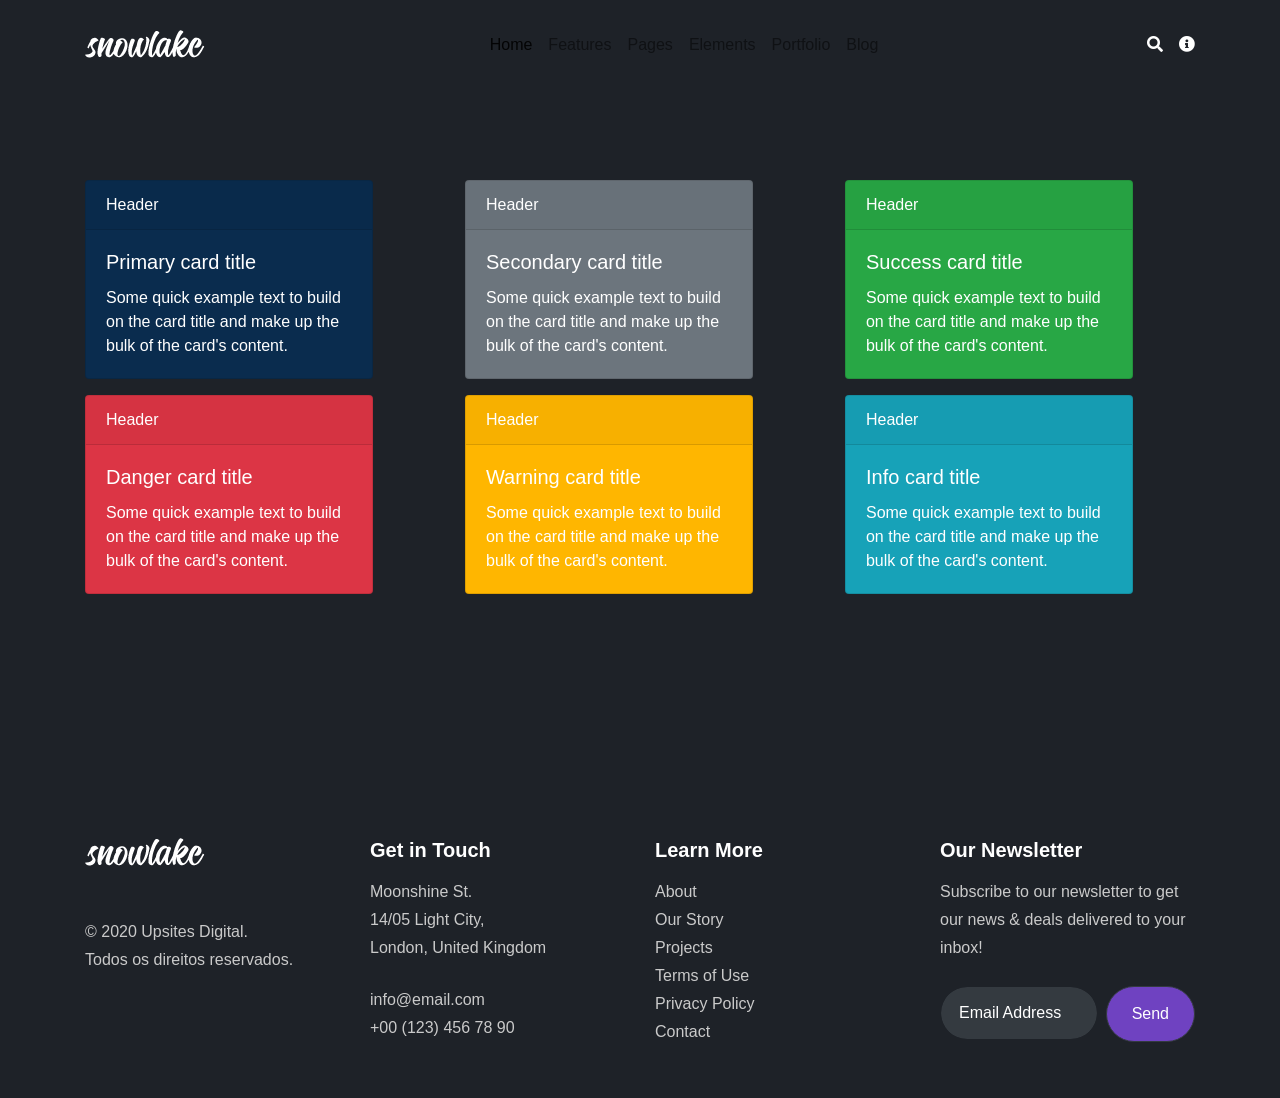
<file: public/index.html>
<!DOCTYPE html><html lang="pt-br"><head><meta charset="UTF-8"><meta name="viewport" content="width=device-width,initial-scale=1"><meta http-equiv="X-UA-Compatible" content="ie=edge"><link rel="stylesheet" href="./theme.min.css"><link rel="stylesheet" href="./fonts/fonts.css"><title>Theme 03 -</title></head><body><!-- Header --><header class="header"><div class="container"><nav class="navbar navbar-expand-lg navbar-light"><!-- Logo --> <a class="navbar-brand" href="#"><img src="./images/logo.png" alt="Logo Empresa"></a><button class="navbar-toggler order-1 order-sm-0" type="button" data-toggle="collapse" data-target="#navbarSupportedContent" aria-controls="navbarSupportedContent" aria-expanded="false" aria-label="Toggle navigation"><span class="navbar-toggler-icon"></span></button><div class="collapse navbar-collapse order-3 order-sm-2" id="navbarSupportedContent"><ul class="navbar-nav m-auto"><li class="nav-item active"><a class="nav-link" href="#">Home <span class="sr-only">(current)</span></a></li><li class="nav-item"><a class="nav-link" href="#">Features</a></li><li class="nav-item"><a class="nav-link" href="#">Pages</a></li><li class="nav-item"><a class="nav-link" href="#">Elements</a></li><li class="nav-item"><a class="nav-link" href="#">Portfolio</a></li><li class="nav-item"><a class="nav-link" href="#">Blog</a></li></ul></div><ul class="group-icons d-flex m-0 list-unstyled order-2 order-sm-3"><li class="pr-3"><i class="fas fa-search"></i></li><li><i class="fas fa-info-circle"></i></li></ul></nav></div></header><!-- end Header --><!-- Content --><main id="main"><div class="container"><div class="row"><div class="col-md-4"><div class="card text-white bg-primary mb-3" style="max-width: 18rem"><div class="card-header">Header</div><div class="card-body"><h5 class="card-title">Primary card title</h5><p class="card-text">Some quick example text to build on the card title and make up the bulk of the card's content.</p></div></div></div><div class="col-md-4"><div class="card text-white bg-secondary mb-3" style="max-width: 18rem"><div class="card-header">Header</div><div class="card-body"><h5 class="card-title">Secondary card title</h5><p class="card-text">Some quick example text to build on the card title and make up the bulk of the card's content.</p></div></div></div><div class="col-md-4"><div class="card text-white bg-success mb-3" style="max-width: 18rem"><div class="card-header">Header</div><div class="card-body"><h5 class="card-title">Success card title</h5><p class="card-text">Some quick example text to build on the card title and make up the bulk of the card's content.</p></div></div></div><div class="col-md-4"><div class="card text-white bg-danger mb-3" style="max-width: 18rem"><div class="card-header">Header</div><div class="card-body"><h5 class="card-title">Danger card title</h5><p class="card-text">Some quick example text to build on the card title and make up the bulk of the card's content.</p></div></div></div><div class="col-md-4"><div class="card text-white bg-warning mb-3" style="max-width: 18rem"><div class="card-header">Header</div><div class="card-body"><h5 class="card-title">Warning card title</h5><p class="card-text">Some quick example text to build on the card title and make up the bulk of the card's content.</p></div></div></div><div class="col-md-4"><div class="card text-white bg-info mb-3" style="max-width: 18rem"><div class="card-header">Header</div><div class="card-body"><h5 class="card-title">Info card title</h5><p class="card-text">Some quick example text to build on the card title and make up the bulk of the card's content.</p></div></div></div></div></div></main><!-- end Content --><!-- Footer --><footer class="footer"><div class="container"><div class="row"><div class="footer__logo col-md-3"><a href="#"><img src="./images/logo.png" alt="Logo Upsites Digital"></a><div class="my-5"></div><p class="text">&copy; 2020 Upsites Digital.<br>Todos os direitos reservados.</p></div><div class="footer__address col-md-3"><h3 class="title">Get in Touch</h3><p class="text">Moonshine St.<br>14/05 Light City,<br>London, United Kingdom</p><div class="my-4"></div><p class="text">info@email.com<br>+00 (123) 456 78 90</p></div><div class="footer__menu col-md-3"><h3 class="title">Learn More</h3><ul class="list-unstyled"><li><a href="#">About</a></li><li><a href="#">Our Story</a></li><li><a href="#">Projects</a></li><li><a href="#">Terms of Use</a></li><li><a href="#">Privacy Policy</a></li><li><a href="#">Contact</a></li></ul></div><div class="footer__newsletter col-md-3"><h3 class="title">Our Newsletter</h3><p class="text">Subscribe to our newsletter to get our news & deals delivered to your inbox!</p><form action="#" class="d-flex"><div class="form-group"><input type="text" placeholder="Email Address" class="form-control"></div><button type="submit" class="btn btn-dark btn-newsletter">Send</button></form></div></div></div></footer><!-- end Footer --><!-- Scripts --><script src="./theme.min.js"></script><!-- end Scripts --></body></html>
</file>
<file: public/fonts/fonts.css>
@font-face {
    font-family: 'Font Awesome 5 Brands';
    src: local('fa brands 400');
    src: url('./fa-brands-400.woff2');
    font-weight: 400;
}
@font-face {
    font-family: 'Font Awesome 5 Free';
    src: local('fa regular');
    src: url('./fa-regular-400.woff2');
    font-weight: 400;
}
@font-face {
    font-family: 'Font Awesome 5 Free';
    src: local('fa solid');
    src: url('./fa-solid-900.woff2');
    font-weight: 900;
}

@font-face {
    font-family: 'Font Awesome 5 Brands';
    src: local('fa brands 400');
    src: url('./fa-brands-400.ttf');
    font-weight: 400;
}
@font-face {
    font-family: 'Font Awesome 5 Free';
    src: local('fa regular');
    src: url('./fa-regular-400.ttf');
    font-weight: 400;
}
@font-face {
    font-family: 'Font Awesome 5 Free';
    src: local('fa solid');
    src: url('./fa-solid-900.ttf');
    font-weight: 900;
}

/* 
    Caso seja outro formato
@font-face {
    font-family: 'NomeFonte', sans-serif;
    src: url('fonte.eot');
    src: url('fonte.eot?#iefix') format('embedded-opentype'),
    url('fonte.woff') format('woff'),
    url('fonte.ttf') format('truetype');
    font-weight: 300;
    font-style: normal;
} */
</file>
<file: public/theme.min.css>
@charset "UTF-8";/*!
    Template Name: Theme Wordpress + Gulp 4
    Author: Rodrigo Viturino
    Description: Crição do tema do zero em wordpress com Gulp 4 e Bootstrap 4 GRID
    Version: 1.0
    License: GNU General Public License v2 or later
*/:root{--blue:#0a2c4e;--indigo:#6610f2;--purple:#6f42c1;--pink:#e83e8c;--red:#dc3545;--orange:#f35c27;--yellow:#ffb600;--green:#28a745;--teal:#20c997;--cyan:#17a2b8;--white:#fff;--gray:#6c757d;--gray-dark:#343a40;--primary:#0a2c4e;--secondary:#6c757d;--success:#28a745;--info:#17a2b8;--warning:#ffb600;--danger:#dc3545;--light:#f8f9fa;--dark:#343a40;--breakpoint-xs:0;--breakpoint-sm:576px;--breakpoint-md:768px;--breakpoint-lg:992px;--breakpoint-xl:1200px;--font-family-sans-serif:-apple-system,BlinkMacSystemFont,"Segoe UI",Roboto,"Helvetica Neue",Arial,"Noto Sans",sans-serif,"Apple Color Emoji","Segoe UI Emoji","Segoe UI Symbol","Noto Color Emoji";--font-family-monospace:SFMono-Regular,Menlo,Monaco,Consolas,"Liberation Mono","Courier New",monospace}*,::after,::before{box-sizing:border-box}html{font-family:sans-serif;line-height:1.15;-webkit-text-size-adjust:100%;-webkit-tap-highlight-color:transparent}article,aside,figcaption,figure,footer,header,hgroup,main,nav,section{display:block}body{margin:0;font-family:-apple-system,BlinkMacSystemFont,"Segoe UI",Roboto,"Helvetica Neue",Arial,"Noto Sans",sans-serif,"Apple Color Emoji","Segoe UI Emoji","Segoe UI Symbol","Noto Color Emoji";font-size:1rem;font-weight:400;line-height:1.5;color:#1e2228;text-align:left;background-color:#fff}[tabindex="-1"]:focus:not(:focus-visible){outline:0!important}hr{box-sizing:content-box;height:0;overflow:visible}h1,h2,h3,h4,h5,h6{margin-top:0;margin-bottom:.5rem}p{margin-top:0;margin-bottom:1rem}abbr[data-original-title],abbr[title]{text-decoration:underline;text-decoration:underline dotted;cursor:help;border-bottom:0;text-decoration-skip-ink:none}address{margin-bottom:1rem;font-style:normal;line-height:inherit}dl,ol,ul{margin-top:0;margin-bottom:1rem}ol ol,ol ul,ul ol,ul ul{margin-bottom:0}dt{font-weight:600}dd{margin-bottom:.5rem;margin-left:0}blockquote{margin:0 0 1rem}b,strong{font-weight:700}small{font-size:80%}sub,sup{position:relative;font-size:75%;line-height:0;vertical-align:baseline}sub{bottom:-.25em}sup{top:-.5em}a{color:#0a2c4e;text-decoration:none;background-color:transparent}a:hover{color:#01060a;text-decoration:underline}a:not([href]){color:inherit;text-decoration:none}a:not([href]):hover{color:inherit;text-decoration:none}code,kbd,pre,samp{font-family:SFMono-Regular,Menlo,Monaco,Consolas,"Liberation Mono","Courier New",monospace;font-size:1em}pre{margin-top:0;margin-bottom:1rem;overflow:auto}figure{margin:0 0 1rem}img{vertical-align:middle;border-style:none}svg{overflow:hidden;vertical-align:middle}table{border-collapse:collapse}caption{padding-top:.75rem;padding-bottom:.75rem;color:#6c757d;text-align:left;caption-side:bottom}th{text-align:inherit}label{display:inline-block;margin-bottom:.5rem}button{border-radius:0}button:focus{outline:1px dotted;outline:5px auto -webkit-focus-ring-color}button,input,optgroup,select,textarea{margin:0;font-family:inherit;font-size:inherit;line-height:inherit}button,input{overflow:visible}button,select{text-transform:none}select{word-wrap:normal}[type=button],[type=reset],[type=submit],button{-webkit-appearance:button}[type=button]:not(:disabled),[type=reset]:not(:disabled),[type=submit]:not(:disabled),button:not(:disabled){cursor:pointer}[type=button]::-moz-focus-inner,[type=reset]::-moz-focus-inner,[type=submit]::-moz-focus-inner,button::-moz-focus-inner{padding:0;border-style:none}input[type=checkbox],input[type=radio]{box-sizing:border-box;padding:0}input[type=date],input[type=datetime-local],input[type=month],input[type=time]{-webkit-appearance:listbox}textarea{overflow:auto;resize:vertical}fieldset{min-width:0;padding:0;margin:0;border:0}legend{display:block;width:100%;max-width:100%;padding:0;margin-bottom:.5rem;font-size:1.5rem;line-height:inherit;color:inherit;white-space:normal}progress{vertical-align:baseline}[type=number]::-webkit-inner-spin-button,[type=number]::-webkit-outer-spin-button{height:auto}[type=search]{outline-offset:-2px;-webkit-appearance:none}[type=search]::-webkit-search-decoration{-webkit-appearance:none}::-webkit-file-upload-button{font:inherit;-webkit-appearance:button}output{display:inline-block}summary{display:list-item;cursor:pointer}template{display:none}[hidden]{display:none!important}.h1,.h2,.h3,.h4,.h5,.h6,h1,h2,h3,h4,h5,h6{margin-bottom:.5rem;font-weight:500;line-height:1.2}.h1,h1{font-size:2.5rem}.h2,h2{font-size:2rem}.h3,h3{font-size:1.75rem}.h4,h4{font-size:1.5rem}.h5,h5{font-size:1.25rem}.h6,h6{font-size:1rem}.lead{font-size:1.25rem;font-weight:300}.display-1{font-size:6rem;font-weight:300;line-height:1.2}.display-2{font-size:5.5rem;font-weight:300;line-height:1.2}.display-3{font-size:4.5rem;font-weight:300;line-height:1.2}.display-4{font-size:3.5rem;font-weight:300;line-height:1.2}hr{margin-top:1rem;margin-bottom:1rem;border:0;border-top:1px solid rgba(0,0,0,.1)}.small,small{font-size:80%;font-weight:400}.mark,mark{padding:.2em;background-color:#fcf8e3}.list-unstyled{padding-left:0;list-style:none}.list-inline{padding-left:0;list-style:none}.list-inline-item{display:inline-block}.list-inline-item:not(:last-child){margin-right:.5rem}.initialism{font-size:90%;text-transform:uppercase}.blockquote{margin-bottom:1rem;font-size:1.25rem}.blockquote-footer{display:block;font-size:80%;color:#6c757d}.blockquote-footer::before{content:"\2014\00A0"}.img-fluid{max-width:100%;height:auto}.img-thumbnail{padding:.25rem;background-color:#fff;border:1px solid #dee2e6;border-radius:.25rem;max-width:100%;height:auto}.figure{display:inline-block}.figure-img{margin-bottom:.5rem;line-height:1}.figure-caption{font-size:90%;color:#6c757d}code{font-size:87.5%;color:#e83e8c;word-wrap:break-word}a>code{color:inherit}kbd{padding:.2rem .4rem;font-size:87.5%;color:#fff;background-color:#1e2228;border-radius:.2rem}kbd kbd{padding:0;font-size:100%;font-weight:600}pre{display:block;font-size:87.5%;color:#1e2228}pre code{font-size:inherit;color:inherit;word-break:normal}.pre-scrollable{max-height:340px;overflow-y:scroll}.container{width:100%;padding-right:15px;padding-left:15px;margin-right:auto;margin-left:auto}@media (min-width:576px){.container{max-width:540px}}@media (min-width:768px){.container{max-width:720px}}@media (min-width:992px){.container{max-width:960px}}@media (min-width:1200px){.container{max-width:1140px}}.container-fluid,.container-lg,.container-md,.container-sm,.container-xl{width:100%;padding-right:15px;padding-left:15px;margin-right:auto;margin-left:auto}@media (min-width:576px){.container,.container-sm{max-width:540px}}@media (min-width:768px){.container,.container-md,.container-sm{max-width:720px}}@media (min-width:992px){.container,.container-lg,.container-md,.container-sm{max-width:960px}}@media (min-width:1200px){.container,.container-lg,.container-md,.container-sm,.container-xl{max-width:1140px}}.row{display:flex;flex-wrap:wrap;margin-right:-15px;margin-left:-15px}.no-gutters{margin-right:0;margin-left:0}.no-gutters>.col,.no-gutters>[class*=col-]{padding-right:0;padding-left:0}.col,.col-1,.col-10,.col-11,.col-12,.col-2,.col-3,.col-4,.col-5,.col-6,.col-7,.col-8,.col-9,.col-auto,.col-lg,.col-lg-1,.col-lg-10,.col-lg-11,.col-lg-12,.col-lg-2,.col-lg-3,.col-lg-4,.col-lg-5,.col-lg-6,.col-lg-7,.col-lg-8,.col-lg-9,.col-lg-auto,.col-md,.col-md-1,.col-md-10,.col-md-11,.col-md-12,.col-md-2,.col-md-3,.col-md-4,.col-md-5,.col-md-6,.col-md-7,.col-md-8,.col-md-9,.col-md-auto,.col-sm,.col-sm-1,.col-sm-10,.col-sm-11,.col-sm-12,.col-sm-2,.col-sm-3,.col-sm-4,.col-sm-5,.col-sm-6,.col-sm-7,.col-sm-8,.col-sm-9,.col-sm-auto,.col-xl,.col-xl-1,.col-xl-10,.col-xl-11,.col-xl-12,.col-xl-2,.col-xl-3,.col-xl-4,.col-xl-5,.col-xl-6,.col-xl-7,.col-xl-8,.col-xl-9,.col-xl-auto{position:relative;width:100%;padding-right:15px;padding-left:15px}.col{flex-basis:0;flex-grow:1;max-width:100%}.row-cols-1>*{flex:0 0 100%;max-width:100%}.row-cols-2>*{flex:0 0 50%;max-width:50%}.row-cols-3>*{flex:0 0 33.33333%;max-width:33.33333%}.row-cols-4>*{flex:0 0 25%;max-width:25%}.row-cols-5>*{flex:0 0 20%;max-width:20%}.row-cols-6>*{flex:0 0 16.66667%;max-width:16.66667%}.col-auto{flex:0 0 auto;width:auto;max-width:100%}.col-1{flex:0 0 8.33333%;max-width:8.33333%}.col-2{flex:0 0 16.66667%;max-width:16.66667%}.col-3{flex:0 0 25%;max-width:25%}.col-4{flex:0 0 33.33333%;max-width:33.33333%}.col-5{flex:0 0 41.66667%;max-width:41.66667%}.col-6{flex:0 0 50%;max-width:50%}.col-7{flex:0 0 58.33333%;max-width:58.33333%}.col-8{flex:0 0 66.66667%;max-width:66.66667%}.col-9{flex:0 0 75%;max-width:75%}.col-10{flex:0 0 83.33333%;max-width:83.33333%}.col-11{flex:0 0 91.66667%;max-width:91.66667%}.col-12{flex:0 0 100%;max-width:100%}.order-first{order:-1}.order-last{order:13}.order-0{order:0}.order-1{order:1}.order-2{order:2}.order-3{order:3}.order-4{order:4}.order-5{order:5}.order-6{order:6}.order-7{order:7}.order-8{order:8}.order-9{order:9}.order-10{order:10}.order-11{order:11}.order-12{order:12}.offset-1{margin-left:8.33333%}.offset-2{margin-left:16.66667%}.offset-3{margin-left:25%}.offset-4{margin-left:33.33333%}.offset-5{margin-left:41.66667%}.offset-6{margin-left:50%}.offset-7{margin-left:58.33333%}.offset-8{margin-left:66.66667%}.offset-9{margin-left:75%}.offset-10{margin-left:83.33333%}.offset-11{margin-left:91.66667%}@media (min-width:576px){.col-sm{flex-basis:0;flex-grow:1;max-width:100%}.row-cols-sm-1>*{flex:0 0 100%;max-width:100%}.row-cols-sm-2>*{flex:0 0 50%;max-width:50%}.row-cols-sm-3>*{flex:0 0 33.33333%;max-width:33.33333%}.row-cols-sm-4>*{flex:0 0 25%;max-width:25%}.row-cols-sm-5>*{flex:0 0 20%;max-width:20%}.row-cols-sm-6>*{flex:0 0 16.66667%;max-width:16.66667%}.col-sm-auto{flex:0 0 auto;width:auto;max-width:100%}.col-sm-1{flex:0 0 8.33333%;max-width:8.33333%}.col-sm-2{flex:0 0 16.66667%;max-width:16.66667%}.col-sm-3{flex:0 0 25%;max-width:25%}.col-sm-4{flex:0 0 33.33333%;max-width:33.33333%}.col-sm-5{flex:0 0 41.66667%;max-width:41.66667%}.col-sm-6{flex:0 0 50%;max-width:50%}.col-sm-7{flex:0 0 58.33333%;max-width:58.33333%}.col-sm-8{flex:0 0 66.66667%;max-width:66.66667%}.col-sm-9{flex:0 0 75%;max-width:75%}.col-sm-10{flex:0 0 83.33333%;max-width:83.33333%}.col-sm-11{flex:0 0 91.66667%;max-width:91.66667%}.col-sm-12{flex:0 0 100%;max-width:100%}.order-sm-first{order:-1}.order-sm-last{order:13}.order-sm-0{order:0}.order-sm-1{order:1}.order-sm-2{order:2}.order-sm-3{order:3}.order-sm-4{order:4}.order-sm-5{order:5}.order-sm-6{order:6}.order-sm-7{order:7}.order-sm-8{order:8}.order-sm-9{order:9}.order-sm-10{order:10}.order-sm-11{order:11}.order-sm-12{order:12}.offset-sm-0{margin-left:0}.offset-sm-1{margin-left:8.33333%}.offset-sm-2{margin-left:16.66667%}.offset-sm-3{margin-left:25%}.offset-sm-4{margin-left:33.33333%}.offset-sm-5{margin-left:41.66667%}.offset-sm-6{margin-left:50%}.offset-sm-7{margin-left:58.33333%}.offset-sm-8{margin-left:66.66667%}.offset-sm-9{margin-left:75%}.offset-sm-10{margin-left:83.33333%}.offset-sm-11{margin-left:91.66667%}}@media (min-width:768px){.col-md{flex-basis:0;flex-grow:1;max-width:100%}.row-cols-md-1>*{flex:0 0 100%;max-width:100%}.row-cols-md-2>*{flex:0 0 50%;max-width:50%}.row-cols-md-3>*{flex:0 0 33.33333%;max-width:33.33333%}.row-cols-md-4>*{flex:0 0 25%;max-width:25%}.row-cols-md-5>*{flex:0 0 20%;max-width:20%}.row-cols-md-6>*{flex:0 0 16.66667%;max-width:16.66667%}.col-md-auto{flex:0 0 auto;width:auto;max-width:100%}.col-md-1{flex:0 0 8.33333%;max-width:8.33333%}.col-md-2{flex:0 0 16.66667%;max-width:16.66667%}.col-md-3{flex:0 0 25%;max-width:25%}.col-md-4{flex:0 0 33.33333%;max-width:33.33333%}.col-md-5{flex:0 0 41.66667%;max-width:41.66667%}.col-md-6{flex:0 0 50%;max-width:50%}.col-md-7{flex:0 0 58.33333%;max-width:58.33333%}.col-md-8{flex:0 0 66.66667%;max-width:66.66667%}.col-md-9{flex:0 0 75%;max-width:75%}.col-md-10{flex:0 0 83.33333%;max-width:83.33333%}.col-md-11{flex:0 0 91.66667%;max-width:91.66667%}.col-md-12{flex:0 0 100%;max-width:100%}.order-md-first{order:-1}.order-md-last{order:13}.order-md-0{order:0}.order-md-1{order:1}.order-md-2{order:2}.order-md-3{order:3}.order-md-4{order:4}.order-md-5{order:5}.order-md-6{order:6}.order-md-7{order:7}.order-md-8{order:8}.order-md-9{order:9}.order-md-10{order:10}.order-md-11{order:11}.order-md-12{order:12}.offset-md-0{margin-left:0}.offset-md-1{margin-left:8.33333%}.offset-md-2{margin-left:16.66667%}.offset-md-3{margin-left:25%}.offset-md-4{margin-left:33.33333%}.offset-md-5{margin-left:41.66667%}.offset-md-6{margin-left:50%}.offset-md-7{margin-left:58.33333%}.offset-md-8{margin-left:66.66667%}.offset-md-9{margin-left:75%}.offset-md-10{margin-left:83.33333%}.offset-md-11{margin-left:91.66667%}}@media (min-width:992px){.col-lg{flex-basis:0;flex-grow:1;max-width:100%}.row-cols-lg-1>*{flex:0 0 100%;max-width:100%}.row-cols-lg-2>*{flex:0 0 50%;max-width:50%}.row-cols-lg-3>*{flex:0 0 33.33333%;max-width:33.33333%}.row-cols-lg-4>*{flex:0 0 25%;max-width:25%}.row-cols-lg-5>*{flex:0 0 20%;max-width:20%}.row-cols-lg-6>*{flex:0 0 16.66667%;max-width:16.66667%}.col-lg-auto{flex:0 0 auto;width:auto;max-width:100%}.col-lg-1{flex:0 0 8.33333%;max-width:8.33333%}.col-lg-2{flex:0 0 16.66667%;max-width:16.66667%}.col-lg-3{flex:0 0 25%;max-width:25%}.col-lg-4{flex:0 0 33.33333%;max-width:33.33333%}.col-lg-5{flex:0 0 41.66667%;max-width:41.66667%}.col-lg-6{flex:0 0 50%;max-width:50%}.col-lg-7{flex:0 0 58.33333%;max-width:58.33333%}.col-lg-8{flex:0 0 66.66667%;max-width:66.66667%}.col-lg-9{flex:0 0 75%;max-width:75%}.col-lg-10{flex:0 0 83.33333%;max-width:83.33333%}.col-lg-11{flex:0 0 91.66667%;max-width:91.66667%}.col-lg-12{flex:0 0 100%;max-width:100%}.order-lg-first{order:-1}.order-lg-last{order:13}.order-lg-0{order:0}.order-lg-1{order:1}.order-lg-2{order:2}.order-lg-3{order:3}.order-lg-4{order:4}.order-lg-5{order:5}.order-lg-6{order:6}.order-lg-7{order:7}.order-lg-8{order:8}.order-lg-9{order:9}.order-lg-10{order:10}.order-lg-11{order:11}.order-lg-12{order:12}.offset-lg-0{margin-left:0}.offset-lg-1{margin-left:8.33333%}.offset-lg-2{margin-left:16.66667%}.offset-lg-3{margin-left:25%}.offset-lg-4{margin-left:33.33333%}.offset-lg-5{margin-left:41.66667%}.offset-lg-6{margin-left:50%}.offset-lg-7{margin-left:58.33333%}.offset-lg-8{margin-left:66.66667%}.offset-lg-9{margin-left:75%}.offset-lg-10{margin-left:83.33333%}.offset-lg-11{margin-left:91.66667%}}@media (min-width:1200px){.col-xl{flex-basis:0;flex-grow:1;max-width:100%}.row-cols-xl-1>*{flex:0 0 100%;max-width:100%}.row-cols-xl-2>*{flex:0 0 50%;max-width:50%}.row-cols-xl-3>*{flex:0 0 33.33333%;max-width:33.33333%}.row-cols-xl-4>*{flex:0 0 25%;max-width:25%}.row-cols-xl-5>*{flex:0 0 20%;max-width:20%}.row-cols-xl-6>*{flex:0 0 16.66667%;max-width:16.66667%}.col-xl-auto{flex:0 0 auto;width:auto;max-width:100%}.col-xl-1{flex:0 0 8.33333%;max-width:8.33333%}.col-xl-2{flex:0 0 16.66667%;max-width:16.66667%}.col-xl-3{flex:0 0 25%;max-width:25%}.col-xl-4{flex:0 0 33.33333%;max-width:33.33333%}.col-xl-5{flex:0 0 41.66667%;max-width:41.66667%}.col-xl-6{flex:0 0 50%;max-width:50%}.col-xl-7{flex:0 0 58.33333%;max-width:58.33333%}.col-xl-8{flex:0 0 66.66667%;max-width:66.66667%}.col-xl-9{flex:0 0 75%;max-width:75%}.col-xl-10{flex:0 0 83.33333%;max-width:83.33333%}.col-xl-11{flex:0 0 91.66667%;max-width:91.66667%}.col-xl-12{flex:0 0 100%;max-width:100%}.order-xl-first{order:-1}.order-xl-last{order:13}.order-xl-0{order:0}.order-xl-1{order:1}.order-xl-2{order:2}.order-xl-3{order:3}.order-xl-4{order:4}.order-xl-5{order:5}.order-xl-6{order:6}.order-xl-7{order:7}.order-xl-8{order:8}.order-xl-9{order:9}.order-xl-10{order:10}.order-xl-11{order:11}.order-xl-12{order:12}.offset-xl-0{margin-left:0}.offset-xl-1{margin-left:8.33333%}.offset-xl-2{margin-left:16.66667%}.offset-xl-3{margin-left:25%}.offset-xl-4{margin-left:33.33333%}.offset-xl-5{margin-left:41.66667%}.offset-xl-6{margin-left:50%}.offset-xl-7{margin-left:58.33333%}.offset-xl-8{margin-left:66.66667%}.offset-xl-9{margin-left:75%}.offset-xl-10{margin-left:83.33333%}.offset-xl-11{margin-left:91.66667%}}.table{width:100%;margin-bottom:1rem;color:#1e2228}.table td,.table th{padding:.75rem;vertical-align:top;border-top:1px solid #dee2e6}.table thead th{vertical-align:bottom;border-bottom:2px solid #dee2e6}.table tbody+tbody{border-top:2px solid #dee2e6}.table-sm td,.table-sm th{padding:.3rem}.table-bordered{border:1px solid #dee2e6}.table-bordered td,.table-bordered th{border:1px solid #dee2e6}.table-bordered thead td,.table-bordered thead th{border-bottom-width:2px}.table-borderless tbody+tbody,.table-borderless td,.table-borderless th,.table-borderless thead th{border:0}.table-striped tbody tr:nth-of-type(odd){background-color:rgba(0,0,0,.05)}.table-hover tbody tr:hover{color:#1e2228;background-color:rgba(0,0,0,.075)}.table-primary,.table-primary>td,.table-primary>th{background-color:#bac4cd}.table-primary tbody+tbody,.table-primary td,.table-primary th,.table-primary thead th{border-color:#8091a3}.table-hover .table-primary:hover{background-color:#abb7c2}.table-hover .table-primary:hover>td,.table-hover .table-primary:hover>th{background-color:#abb7c2}.table-secondary,.table-secondary>td,.table-secondary>th{background-color:#d6d8db}.table-secondary tbody+tbody,.table-secondary td,.table-secondary th,.table-secondary thead th{border-color:#b3b7bb}.table-hover .table-secondary:hover{background-color:#c8cbcf}.table-hover .table-secondary:hover>td,.table-hover .table-secondary:hover>th{background-color:#c8cbcf}.table-success,.table-success>td,.table-success>th{background-color:#c3e6cb}.table-success tbody+tbody,.table-success td,.table-success th,.table-success thead th{border-color:#8fd19e}.table-hover .table-success:hover{background-color:#b1dfbb}.table-hover .table-success:hover>td,.table-hover .table-success:hover>th{background-color:#b1dfbb}.table-info,.table-info>td,.table-info>th{background-color:#bee5eb}.table-info tbody+tbody,.table-info td,.table-info th,.table-info thead th{border-color:#86cfda}.table-hover .table-info:hover{background-color:#abdde5}.table-hover .table-info:hover>td,.table-hover .table-info:hover>th{background-color:#abdde5}.table-warning,.table-warning>td,.table-warning>th{background-color:#ffebb8}.table-warning tbody+tbody,.table-warning td,.table-warning th,.table-warning thead th{border-color:#ffd97a}.table-hover .table-warning:hover{background-color:#ffe49f}.table-hover .table-warning:hover>td,.table-hover .table-warning:hover>th{background-color:#ffe49f}.table-danger,.table-danger>td,.table-danger>th{background-color:#f5c6cb}.table-danger tbody+tbody,.table-danger td,.table-danger th,.table-danger thead th{border-color:#ed969e}.table-hover .table-danger:hover{background-color:#f1b0b7}.table-hover .table-danger:hover>td,.table-hover .table-danger:hover>th{background-color:#f1b0b7}.table-light,.table-light>td,.table-light>th{background-color:#fdfdfe}.table-light tbody+tbody,.table-light td,.table-light th,.table-light thead th{border-color:#fbfcfc}.table-hover .table-light:hover{background-color:#ececf6}.table-hover .table-light:hover>td,.table-hover .table-light:hover>th{background-color:#ececf6}.table-dark,.table-dark>td,.table-dark>th{background-color:#c6c8ca}.table-dark tbody+tbody,.table-dark td,.table-dark th,.table-dark thead th{border-color:#95999c}.table-hover .table-dark:hover{background-color:#b9bbbe}.table-hover .table-dark:hover>td,.table-hover .table-dark:hover>th{background-color:#b9bbbe}.table-active,.table-active>td,.table-active>th{background-color:rgba(0,0,0,.075)}.table-hover .table-active:hover{background-color:rgba(0,0,0,.075)}.table-hover .table-active:hover>td,.table-hover .table-active:hover>th{background-color:rgba(0,0,0,.075)}.table .thead-dark th{color:#fff;background-color:#343a40;border-color:#454d55}.table .thead-light th{color:#495057;background-color:#e9ecef;border-color:#dee2e6}.table-dark{color:#fff;background-color:#343a40}.table-dark td,.table-dark th,.table-dark thead th{border-color:#454d55}.table-dark.table-bordered{border:0}.table-dark.table-striped tbody tr:nth-of-type(odd){background-color:rgba(255,255,255,.05)}.table-dark.table-hover tbody tr:hover{color:#fff;background-color:rgba(255,255,255,.075)}@media (max-width:575.98px){.table-responsive-sm{display:block;width:100%;overflow-x:auto;-webkit-overflow-scrolling:touch}.table-responsive-sm>.table-bordered{border:0}}@media (max-width:767.98px){.table-responsive-md{display:block;width:100%;overflow-x:auto;-webkit-overflow-scrolling:touch}.table-responsive-md>.table-bordered{border:0}}@media (max-width:991.98px){.table-responsive-lg{display:block;width:100%;overflow-x:auto;-webkit-overflow-scrolling:touch}.table-responsive-lg>.table-bordered{border:0}}@media (max-width:1199.98px){.table-responsive-xl{display:block;width:100%;overflow-x:auto;-webkit-overflow-scrolling:touch}.table-responsive-xl>.table-bordered{border:0}}.table-responsive{display:block;width:100%;overflow-x:auto;-webkit-overflow-scrolling:touch}.table-responsive>.table-bordered{border:0}.form-control{display:block;width:100%;height:calc(1.5em + .75rem + 2px);padding:.375rem .75rem;font-size:1rem;font-weight:400;line-height:1.5;color:#495057;background-color:#fff;background-clip:padding-box;border:1px solid #cacaca;border-radius:.25rem;transition:border-color .15s ease-in-out,box-shadow .15s ease-in-out}@media (prefers-reduced-motion:reduce){.form-control{transition:none}}.form-control::-ms-expand{background-color:transparent;border:0}.form-control:-moz-focusring{color:transparent;text-shadow:0 0 0 #495057}.form-control:focus{color:#495057;background-color:#fff;border-color:#186cbf;outline:0;box-shadow:0 0 0 .2rem rgba(10,44,78,.25)}.form-control::placeholder{color:#6c757d;opacity:1}.form-control:disabled,.form-control[readonly]{background-color:#e9ecef;opacity:1}select.form-control:focus::-ms-value{color:#495057;background-color:#fff}.form-control-file,.form-control-range{display:block;width:100%}.col-form-label{padding-top:calc(.375rem + 1px);padding-bottom:calc(.375rem + 1px);margin-bottom:0;font-size:inherit;line-height:1.5}.col-form-label-lg{padding-top:calc(.5rem + 1px);padding-bottom:calc(.5rem + 1px);font-size:1.25rem;line-height:1.5}.col-form-label-sm{padding-top:calc(.25rem + 1px);padding-bottom:calc(.25rem + 1px);font-size:.875rem;line-height:1.5}.form-control-plaintext{display:block;width:100%;padding:.375rem 0;margin-bottom:0;font-size:1rem;line-height:1.5;color:#1e2228;background-color:transparent;border:solid transparent;border-width:1px 0}.form-control-plaintext.form-control-lg,.form-control-plaintext.form-control-sm{padding-right:0;padding-left:0}.form-control-sm{height:calc(1.5em + .5rem + 2px);padding:.25rem .5rem;font-size:.875rem;line-height:1.5;border-radius:.2rem}.form-control-lg{height:calc(1.5em + 1rem + 2px);padding:.5rem 1rem;font-size:1.25rem;line-height:1.5;border-radius:.3rem}select.form-control[multiple],select.form-control[size]{height:auto}textarea.form-control{height:auto}.form-group{margin-bottom:1rem}.form-text{display:block;margin-top:.25rem}.form-row{display:flex;flex-wrap:wrap;margin-right:-5px;margin-left:-5px}.form-row>.col,.form-row>[class*=col-]{padding-right:5px;padding-left:5px}.form-check{position:relative;display:block;padding-left:1.25rem}.form-check-input{position:absolute;margin-top:.3rem;margin-left:-1.25rem}.form-check-input:disabled~.form-check-label,.form-check-input[disabled]~.form-check-label{color:#6c757d}.form-check-label{margin-bottom:0}.form-check-inline{display:inline-flex;align-items:center;padding-left:0;margin-right:.75rem}.form-check-inline .form-check-input{position:static;margin-top:0;margin-right:.3125rem;margin-left:0}.valid-feedback{display:none;width:100%;margin-top:.25rem;font-size:80%;color:#28a745}.valid-tooltip{position:absolute;top:100%;z-index:5;display:none;max-width:100%;padding:.25rem .5rem;margin-top:.1rem;font-size:.875rem;line-height:1.5;color:#fff;background-color:rgba(40,167,69,.9);border-radius:.25rem}.is-valid~.valid-feedback,.is-valid~.valid-tooltip,.was-validated :valid~.valid-feedback,.was-validated :valid~.valid-tooltip{display:block}.form-control.is-valid,.was-validated .form-control:valid{border-color:#28a745;padding-right:calc(1.5em + .75rem);background-image:url("data:image/svg+xml,%3csvg xmlns='http://www.w3.org/2000/svg' width='8' height='8' viewBox='0 0 8 8'%3e%3cpath fill='%2328a745' d='M2.3 6.73L.6 4.53c-.4-1.04.46-1.4 1.1-.8l1.1 1.4 3.4-3.8c.6-.63 1.6-.27 1.2.7l-4 4.6c-.43.5-.8.4-1.1.1z'/%3e%3c/svg%3e");background-repeat:no-repeat;background-position:right calc(.375em + .1875rem) center;background-size:calc(.75em + .375rem) calc(.75em + .375rem)}.form-control.is-valid:focus,.was-validated .form-control:valid:focus{border-color:#28a745;box-shadow:0 0 0 .2rem rgba(40,167,69,.25)}.was-validated textarea.form-control:valid,textarea.form-control.is-valid{padding-right:calc(1.5em + .75rem);background-position:top calc(.375em + .1875rem) right calc(.375em + .1875rem)}.custom-select.is-valid,.was-validated .custom-select:valid{border-color:#28a745;padding-right:calc(.75em + 2.3125rem);background:url("data:image/svg+xml,%3csvg xmlns='http://www.w3.org/2000/svg' width='4' height='5' viewBox='0 0 4 5'%3e%3cpath fill='%23343a40' d='M2 0L0 2h4zm0 5L0 3h4z'/%3e%3c/svg%3e") no-repeat right .75rem center/8px 10px,url("data:image/svg+xml,%3csvg xmlns='http://www.w3.org/2000/svg' width='8' height='8' viewBox='0 0 8 8'%3e%3cpath fill='%2328a745' d='M2.3 6.73L.6 4.53c-.4-1.04.46-1.4 1.1-.8l1.1 1.4 3.4-3.8c.6-.63 1.6-.27 1.2.7l-4 4.6c-.43.5-.8.4-1.1.1z'/%3e%3c/svg%3e") #fff no-repeat center right 1.75rem/calc(.75em + .375rem) calc(.75em + .375rem)}.custom-select.is-valid:focus,.was-validated .custom-select:valid:focus{border-color:#28a745;box-shadow:0 0 0 .2rem rgba(40,167,69,.25)}.form-check-input.is-valid~.form-check-label,.was-validated .form-check-input:valid~.form-check-label{color:#28a745}.form-check-input.is-valid~.valid-feedback,.form-check-input.is-valid~.valid-tooltip,.was-validated .form-check-input:valid~.valid-feedback,.was-validated .form-check-input:valid~.valid-tooltip{display:block}.custom-control-input.is-valid~.custom-control-label,.was-validated .custom-control-input:valid~.custom-control-label{color:#28a745}.custom-control-input.is-valid~.custom-control-label::before,.was-validated .custom-control-input:valid~.custom-control-label::before{border-color:#28a745}.custom-control-input.is-valid:checked~.custom-control-label::before,.was-validated .custom-control-input:valid:checked~.custom-control-label::before{border-color:#34ce57;background-color:#34ce57}.custom-control-input.is-valid:focus~.custom-control-label::before,.was-validated .custom-control-input:valid:focus~.custom-control-label::before{box-shadow:0 0 0 .2rem rgba(40,167,69,.25)}.custom-control-input.is-valid:focus:not(:checked)~.custom-control-label::before,.was-validated .custom-control-input:valid:focus:not(:checked)~.custom-control-label::before{border-color:#28a745}.custom-file-input.is-valid~.custom-file-label,.was-validated .custom-file-input:valid~.custom-file-label{border-color:#28a745}.custom-file-input.is-valid:focus~.custom-file-label,.was-validated .custom-file-input:valid:focus~.custom-file-label{border-color:#28a745;box-shadow:0 0 0 .2rem rgba(40,167,69,.25)}.invalid-feedback{display:none;width:100%;margin-top:.25rem;font-size:80%;color:#dc3545}.invalid-tooltip{position:absolute;top:100%;z-index:5;display:none;max-width:100%;padding:.25rem .5rem;margin-top:.1rem;font-size:.875rem;line-height:1.5;color:#fff;background-color:rgba(220,53,69,.9);border-radius:.25rem}.is-invalid~.invalid-feedback,.is-invalid~.invalid-tooltip,.was-validated :invalid~.invalid-feedback,.was-validated :invalid~.invalid-tooltip{display:block}.form-control.is-invalid,.was-validated .form-control:invalid{border-color:#dc3545;padding-right:calc(1.5em + .75rem);background-image:url("data:image/svg+xml,%3csvg xmlns='http://www.w3.org/2000/svg' width='12' height='12' fill='none' stroke='%23dc3545' viewBox='0 0 12 12'%3e%3ccircle cx='6' cy='6' r='4.5'/%3e%3cpath stroke-linejoin='round' d='M5.8 3.6h.4L6 6.5z'/%3e%3ccircle cx='6' cy='8.2' r='.6' fill='%23dc3545' stroke='none'/%3e%3c/svg%3e");background-repeat:no-repeat;background-position:right calc(.375em + .1875rem) center;background-size:calc(.75em + .375rem) calc(.75em + .375rem)}.form-control.is-invalid:focus,.was-validated .form-control:invalid:focus{border-color:#dc3545;box-shadow:0 0 0 .2rem rgba(220,53,69,.25)}.was-validated textarea.form-control:invalid,textarea.form-control.is-invalid{padding-right:calc(1.5em + .75rem);background-position:top calc(.375em + .1875rem) right calc(.375em + .1875rem)}.custom-select.is-invalid,.was-validated .custom-select:invalid{border-color:#dc3545;padding-right:calc(.75em + 2.3125rem);background:url("data:image/svg+xml,%3csvg xmlns='http://www.w3.org/2000/svg' width='4' height='5' viewBox='0 0 4 5'%3e%3cpath fill='%23343a40' d='M2 0L0 2h4zm0 5L0 3h4z'/%3e%3c/svg%3e") no-repeat right .75rem center/8px 10px,url("data:image/svg+xml,%3csvg xmlns='http://www.w3.org/2000/svg' width='12' height='12' fill='none' stroke='%23dc3545' viewBox='0 0 12 12'%3e%3ccircle cx='6' cy='6' r='4.5'/%3e%3cpath stroke-linejoin='round' d='M5.8 3.6h.4L6 6.5z'/%3e%3ccircle cx='6' cy='8.2' r='.6' fill='%23dc3545' stroke='none'/%3e%3c/svg%3e") #fff no-repeat center right 1.75rem/calc(.75em + .375rem) calc(.75em + .375rem)}.custom-select.is-invalid:focus,.was-validated .custom-select:invalid:focus{border-color:#dc3545;box-shadow:0 0 0 .2rem rgba(220,53,69,.25)}.form-check-input.is-invalid~.form-check-label,.was-validated .form-check-input:invalid~.form-check-label{color:#dc3545}.form-check-input.is-invalid~.invalid-feedback,.form-check-input.is-invalid~.invalid-tooltip,.was-validated .form-check-input:invalid~.invalid-feedback,.was-validated .form-check-input:invalid~.invalid-tooltip{display:block}.custom-control-input.is-invalid~.custom-control-label,.was-validated .custom-control-input:invalid~.custom-control-label{color:#dc3545}.custom-control-input.is-invalid~.custom-control-label::before,.was-validated .custom-control-input:invalid~.custom-control-label::before{border-color:#dc3545}.custom-control-input.is-invalid:checked~.custom-control-label::before,.was-validated .custom-control-input:invalid:checked~.custom-control-label::before{border-color:#e4606d;background-color:#e4606d}.custom-control-input.is-invalid:focus~.custom-control-label::before,.was-validated .custom-control-input:invalid:focus~.custom-control-label::before{box-shadow:0 0 0 .2rem rgba(220,53,69,.25)}.custom-control-input.is-invalid:focus:not(:checked)~.custom-control-label::before,.was-validated .custom-control-input:invalid:focus:not(:checked)~.custom-control-label::before{border-color:#dc3545}.custom-file-input.is-invalid~.custom-file-label,.was-validated .custom-file-input:invalid~.custom-file-label{border-color:#dc3545}.custom-file-input.is-invalid:focus~.custom-file-label,.was-validated .custom-file-input:invalid:focus~.custom-file-label{border-color:#dc3545;box-shadow:0 0 0 .2rem rgba(220,53,69,.25)}.form-inline{display:flex;flex-flow:row wrap;align-items:center}.form-inline .form-check{width:100%}@media (min-width:576px){.form-inline label{display:flex;align-items:center;justify-content:center;margin-bottom:0}.form-inline .form-group{display:flex;flex:0 0 auto;flex-flow:row wrap;align-items:center;margin-bottom:0}.form-inline .form-control{display:inline-block;width:auto;vertical-align:middle}.form-inline .form-control-plaintext{display:inline-block}.form-inline .custom-select,.form-inline .input-group{width:auto}.form-inline .form-check{display:flex;align-items:center;justify-content:center;width:auto;padding-left:0}.form-inline .form-check-input{position:relative;flex-shrink:0;margin-top:0;margin-right:.25rem;margin-left:0}.form-inline .custom-control{align-items:center;justify-content:center}.form-inline .custom-control-label{margin-bottom:0}}.btn{display:inline-block;font-weight:400;color:#1e2228;text-align:center;vertical-align:middle;cursor:pointer;user-select:none;background-color:transparent;border:1px solid transparent;padding:.375rem .75rem;font-size:1rem;line-height:1.5;border-radius:.25rem;transition:color .15s ease-in-out,background-color .15s ease-in-out,border-color .15s ease-in-out,box-shadow .15s ease-in-out}@media (prefers-reduced-motion:reduce){.btn{transition:none}}.btn:hover{color:#1e2228;text-decoration:none}.btn.focus,.btn:focus{outline:0;box-shadow:0 0 0 .2rem rgba(10,44,78,.25)}.btn.disabled,.btn:disabled{opacity:.65}a.btn.disabled,fieldset:disabled a.btn{pointer-events:none}.btn-primary{color:#fff;background-color:#0a2c4e;border-color:#0a2c4e}.btn-primary:hover{color:#fff;background-color:#06192c;border-color:#041321}.btn-primary.focus,.btn-primary:focus{color:#fff;background-color:#06192c;border-color:#041321;box-shadow:0 0 0 .2rem rgba(47,76,105,.5)}.btn-primary.disabled,.btn-primary:disabled{color:#fff;background-color:#0a2c4e;border-color:#0a2c4e}.btn-primary:not(:disabled):not(.disabled).active,.btn-primary:not(:disabled):not(.disabled):active,.show>.btn-primary.dropdown-toggle{color:#fff;background-color:#041321;border-color:#030c15}.btn-primary:not(:disabled):not(.disabled).active:focus,.btn-primary:not(:disabled):not(.disabled):active:focus,.show>.btn-primary.dropdown-toggle:focus{box-shadow:0 0 0 .2rem rgba(47,76,105,.5)}.btn-secondary{color:#fff;background-color:#6c757d;border-color:#6c757d}.btn-secondary:hover{color:#fff;background-color:#5a6268;border-color:#545b62}.btn-secondary.focus,.btn-secondary:focus{color:#fff;background-color:#5a6268;border-color:#545b62;box-shadow:0 0 0 .2rem rgba(130,138,145,.5)}.btn-secondary.disabled,.btn-secondary:disabled{color:#fff;background-color:#6c757d;border-color:#6c757d}.btn-secondary:not(:disabled):not(.disabled).active,.btn-secondary:not(:disabled):not(.disabled):active,.show>.btn-secondary.dropdown-toggle{color:#fff;background-color:#545b62;border-color:#4e555b}.btn-secondary:not(:disabled):not(.disabled).active:focus,.btn-secondary:not(:disabled):not(.disabled):active:focus,.show>.btn-secondary.dropdown-toggle:focus{box-shadow:0 0 0 .2rem rgba(130,138,145,.5)}.btn-success{color:#fff;background-color:#28a745;border-color:#28a745}.btn-success:hover{color:#fff;background-color:#218838;border-color:#1e7e34}.btn-success.focus,.btn-success:focus{color:#fff;background-color:#218838;border-color:#1e7e34;box-shadow:0 0 0 .2rem rgba(72,180,97,.5)}.btn-success.disabled,.btn-success:disabled{color:#fff;background-color:#28a745;border-color:#28a745}.btn-success:not(:disabled):not(.disabled).active,.btn-success:not(:disabled):not(.disabled):active,.show>.btn-success.dropdown-toggle{color:#fff;background-color:#1e7e34;border-color:#1c7430}.btn-success:not(:disabled):not(.disabled).active:focus,.btn-success:not(:disabled):not(.disabled):active:focus,.show>.btn-success.dropdown-toggle:focus{box-shadow:0 0 0 .2rem rgba(72,180,97,.5)}.btn-info{color:#fff;background-color:#17a2b8;border-color:#17a2b8}.btn-info:hover{color:#fff;background-color:#138496;border-color:#117a8b}.btn-info.focus,.btn-info:focus{color:#fff;background-color:#138496;border-color:#117a8b;box-shadow:0 0 0 .2rem rgba(58,176,195,.5)}.btn-info.disabled,.btn-info:disabled{color:#fff;background-color:#17a2b8;border-color:#17a2b8}.btn-info:not(:disabled):not(.disabled).active,.btn-info:not(:disabled):not(.disabled):active,.show>.btn-info.dropdown-toggle{color:#fff;background-color:#117a8b;border-color:#10707f}.btn-info:not(:disabled):not(.disabled).active:focus,.btn-info:not(:disabled):not(.disabled):active:focus,.show>.btn-info.dropdown-toggle:focus{box-shadow:0 0 0 .2rem rgba(58,176,195,.5)}.btn-warning{color:#1e2228;background-color:#ffb600;border-color:#ffb600}.btn-warning:hover{color:#1e2228;background-color:#d99b00;border-color:#cc9200}.btn-warning.focus,.btn-warning:focus{color:#1e2228;background-color:#d99b00;border-color:#cc9200;box-shadow:0 0 0 .2rem rgba(221,160,6,.5)}.btn-warning.disabled,.btn-warning:disabled{color:#1e2228;background-color:#ffb600;border-color:#ffb600}.btn-warning:not(:disabled):not(.disabled).active,.btn-warning:not(:disabled):not(.disabled):active,.show>.btn-warning.dropdown-toggle{color:#fff;background-color:#cc9200;border-color:#bf8900}.btn-warning:not(:disabled):not(.disabled).active:focus,.btn-warning:not(:disabled):not(.disabled):active:focus,.show>.btn-warning.dropdown-toggle:focus{box-shadow:0 0 0 .2rem rgba(221,160,6,.5)}.btn-danger{color:#fff;background-color:#dc3545;border-color:#dc3545}.btn-danger:hover{color:#fff;background-color:#c82333;border-color:#bd2130}.btn-danger.focus,.btn-danger:focus{color:#fff;background-color:#c82333;border-color:#bd2130;box-shadow:0 0 0 .2rem rgba(225,83,97,.5)}.btn-danger.disabled,.btn-danger:disabled{color:#fff;background-color:#dc3545;border-color:#dc3545}.btn-danger:not(:disabled):not(.disabled).active,.btn-danger:not(:disabled):not(.disabled):active,.show>.btn-danger.dropdown-toggle{color:#fff;background-color:#bd2130;border-color:#b21f2d}.btn-danger:not(:disabled):not(.disabled).active:focus,.btn-danger:not(:disabled):not(.disabled):active:focus,.show>.btn-danger.dropdown-toggle:focus{box-shadow:0 0 0 .2rem rgba(225,83,97,.5)}.btn-light{color:#1e2228;background-color:#f8f9fa;border-color:#f8f9fa}.btn-light:hover{color:#1e2228;background-color:#e2e6ea;border-color:#dae0e5}.btn-light.focus,.btn-light:focus{color:#1e2228;background-color:#e2e6ea;border-color:#dae0e5;box-shadow:0 0 0 .2rem rgba(215,217,219,.5)}.btn-light.disabled,.btn-light:disabled{color:#1e2228;background-color:#f8f9fa;border-color:#f8f9fa}.btn-light:not(:disabled):not(.disabled).active,.btn-light:not(:disabled):not(.disabled):active,.show>.btn-light.dropdown-toggle{color:#1e2228;background-color:#dae0e5;border-color:#d3d9df}.btn-light:not(:disabled):not(.disabled).active:focus,.btn-light:not(:disabled):not(.disabled):active:focus,.show>.btn-light.dropdown-toggle:focus{box-shadow:0 0 0 .2rem rgba(215,217,219,.5)}.btn-dark{color:#fff;background-color:#343a40;border-color:#343a40}.btn-dark:hover{color:#fff;background-color:#23272b;border-color:#1d2124}.btn-dark.focus,.btn-dark:focus{color:#fff;background-color:#23272b;border-color:#1d2124;box-shadow:0 0 0 .2rem rgba(82,88,93,.5)}.btn-dark.disabled,.btn-dark:disabled{color:#fff;background-color:#343a40;border-color:#343a40}.btn-dark:not(:disabled):not(.disabled).active,.btn-dark:not(:disabled):not(.disabled):active,.show>.btn-dark.dropdown-toggle{color:#fff;background-color:#1d2124;border-color:#171a1d}.btn-dark:not(:disabled):not(.disabled).active:focus,.btn-dark:not(:disabled):not(.disabled):active:focus,.show>.btn-dark.dropdown-toggle:focus{box-shadow:0 0 0 .2rem rgba(82,88,93,.5)}.btn-outline-primary{color:#0a2c4e;border-color:#0a2c4e}.btn-outline-primary:hover{color:#fff;background-color:#0a2c4e;border-color:#0a2c4e}.btn-outline-primary.focus,.btn-outline-primary:focus{box-shadow:0 0 0 .2rem rgba(10,44,78,.5)}.btn-outline-primary.disabled,.btn-outline-primary:disabled{color:#0a2c4e;background-color:transparent}.btn-outline-primary:not(:disabled):not(.disabled).active,.btn-outline-primary:not(:disabled):not(.disabled):active,.show>.btn-outline-primary.dropdown-toggle{color:#fff;background-color:#0a2c4e;border-color:#0a2c4e}.btn-outline-primary:not(:disabled):not(.disabled).active:focus,.btn-outline-primary:not(:disabled):not(.disabled):active:focus,.show>.btn-outline-primary.dropdown-toggle:focus{box-shadow:0 0 0 .2rem rgba(10,44,78,.5)}.btn-outline-secondary{color:#6c757d;border-color:#6c757d}.btn-outline-secondary:hover{color:#fff;background-color:#6c757d;border-color:#6c757d}.btn-outline-secondary.focus,.btn-outline-secondary:focus{box-shadow:0 0 0 .2rem rgba(108,117,125,.5)}.btn-outline-secondary.disabled,.btn-outline-secondary:disabled{color:#6c757d;background-color:transparent}.btn-outline-secondary:not(:disabled):not(.disabled).active,.btn-outline-secondary:not(:disabled):not(.disabled):active,.show>.btn-outline-secondary.dropdown-toggle{color:#fff;background-color:#6c757d;border-color:#6c757d}.btn-outline-secondary:not(:disabled):not(.disabled).active:focus,.btn-outline-secondary:not(:disabled):not(.disabled):active:focus,.show>.btn-outline-secondary.dropdown-toggle:focus{box-shadow:0 0 0 .2rem rgba(108,117,125,.5)}.btn-outline-success{color:#28a745;border-color:#28a745}.btn-outline-success:hover{color:#fff;background-color:#28a745;border-color:#28a745}.btn-outline-success.focus,.btn-outline-success:focus{box-shadow:0 0 0 .2rem rgba(40,167,69,.5)}.btn-outline-success.disabled,.btn-outline-success:disabled{color:#28a745;background-color:transparent}.btn-outline-success:not(:disabled):not(.disabled).active,.btn-outline-success:not(:disabled):not(.disabled):active,.show>.btn-outline-success.dropdown-toggle{color:#fff;background-color:#28a745;border-color:#28a745}.btn-outline-success:not(:disabled):not(.disabled).active:focus,.btn-outline-success:not(:disabled):not(.disabled):active:focus,.show>.btn-outline-success.dropdown-toggle:focus{box-shadow:0 0 0 .2rem rgba(40,167,69,.5)}.btn-outline-info{color:#17a2b8;border-color:#17a2b8}.btn-outline-info:hover{color:#fff;background-color:#17a2b8;border-color:#17a2b8}.btn-outline-info.focus,.btn-outline-info:focus{box-shadow:0 0 0 .2rem rgba(23,162,184,.5)}.btn-outline-info.disabled,.btn-outline-info:disabled{color:#17a2b8;background-color:transparent}.btn-outline-info:not(:disabled):not(.disabled).active,.btn-outline-info:not(:disabled):not(.disabled):active,.show>.btn-outline-info.dropdown-toggle{color:#fff;background-color:#17a2b8;border-color:#17a2b8}.btn-outline-info:not(:disabled):not(.disabled).active:focus,.btn-outline-info:not(:disabled):not(.disabled):active:focus,.show>.btn-outline-info.dropdown-toggle:focus{box-shadow:0 0 0 .2rem rgba(23,162,184,.5)}.btn-outline-warning{color:#ffb600;border-color:#ffb600}.btn-outline-warning:hover{color:#1e2228;background-color:#ffb600;border-color:#ffb600}.btn-outline-warning.focus,.btn-outline-warning:focus{box-shadow:0 0 0 .2rem rgba(255,182,0,.5)}.btn-outline-warning.disabled,.btn-outline-warning:disabled{color:#ffb600;background-color:transparent}.btn-outline-warning:not(:disabled):not(.disabled).active,.btn-outline-warning:not(:disabled):not(.disabled):active,.show>.btn-outline-warning.dropdown-toggle{color:#1e2228;background-color:#ffb600;border-color:#ffb600}.btn-outline-warning:not(:disabled):not(.disabled).active:focus,.btn-outline-warning:not(:disabled):not(.disabled):active:focus,.show>.btn-outline-warning.dropdown-toggle:focus{box-shadow:0 0 0 .2rem rgba(255,182,0,.5)}.btn-outline-danger{color:#dc3545;border-color:#dc3545}.btn-outline-danger:hover{color:#fff;background-color:#dc3545;border-color:#dc3545}.btn-outline-danger.focus,.btn-outline-danger:focus{box-shadow:0 0 0 .2rem rgba(220,53,69,.5)}.btn-outline-danger.disabled,.btn-outline-danger:disabled{color:#dc3545;background-color:transparent}.btn-outline-danger:not(:disabled):not(.disabled).active,.btn-outline-danger:not(:disabled):not(.disabled):active,.show>.btn-outline-danger.dropdown-toggle{color:#fff;background-color:#dc3545;border-color:#dc3545}.btn-outline-danger:not(:disabled):not(.disabled).active:focus,.btn-outline-danger:not(:disabled):not(.disabled):active:focus,.show>.btn-outline-danger.dropdown-toggle:focus{box-shadow:0 0 0 .2rem rgba(220,53,69,.5)}.btn-outline-light{color:#f8f9fa;border-color:#f8f9fa}.btn-outline-light:hover{color:#1e2228;background-color:#f8f9fa;border-color:#f8f9fa}.btn-outline-light.focus,.btn-outline-light:focus{box-shadow:0 0 0 .2rem rgba(248,249,250,.5)}.btn-outline-light.disabled,.btn-outline-light:disabled{color:#f8f9fa;background-color:transparent}.btn-outline-light:not(:disabled):not(.disabled).active,.btn-outline-light:not(:disabled):not(.disabled):active,.show>.btn-outline-light.dropdown-toggle{color:#1e2228;background-color:#f8f9fa;border-color:#f8f9fa}.btn-outline-light:not(:disabled):not(.disabled).active:focus,.btn-outline-light:not(:disabled):not(.disabled):active:focus,.show>.btn-outline-light.dropdown-toggle:focus{box-shadow:0 0 0 .2rem rgba(248,249,250,.5)}.btn-outline-dark{color:#343a40;border-color:#343a40}.btn-outline-dark:hover{color:#fff;background-color:#343a40;border-color:#343a40}.btn-outline-dark.focus,.btn-outline-dark:focus{box-shadow:0 0 0 .2rem rgba(52,58,64,.5)}.btn-outline-dark.disabled,.btn-outline-dark:disabled{color:#343a40;background-color:transparent}.btn-outline-dark:not(:disabled):not(.disabled).active,.btn-outline-dark:not(:disabled):not(.disabled):active,.show>.btn-outline-dark.dropdown-toggle{color:#fff;background-color:#343a40;border-color:#343a40}.btn-outline-dark:not(:disabled):not(.disabled).active:focus,.btn-outline-dark:not(:disabled):not(.disabled):active:focus,.show>.btn-outline-dark.dropdown-toggle:focus{box-shadow:0 0 0 .2rem rgba(52,58,64,.5)}.btn-link{font-weight:400;color:#0a2c4e;text-decoration:none}.btn-link:hover{color:#01060a;text-decoration:underline}.btn-link.focus,.btn-link:focus{text-decoration:underline;box-shadow:none}.btn-link.disabled,.btn-link:disabled{color:#6c757d;pointer-events:none}.btn-group-lg>.btn,.btn-lg{padding:.5rem 1rem;font-size:1.25rem;line-height:1.5;border-radius:.3rem}.btn-group-sm>.btn,.btn-sm{padding:.25rem .5rem;font-size:.875rem;line-height:1.5;border-radius:.2rem}.btn-block{display:block;width:100%}.btn-block+.btn-block{margin-top:.5rem}input[type=button].btn-block,input[type=reset].btn-block,input[type=submit].btn-block{width:100%}.fade{transition:opacity .15s linear}@media (prefers-reduced-motion:reduce){.fade{transition:none}}.fade:not(.show){opacity:0}.collapse:not(.show){display:none}.collapsing{position:relative;height:0;overflow:hidden;transition:height .35s ease}@media (prefers-reduced-motion:reduce){.collapsing{transition:none}}.dropdown,.dropleft,.dropright,.dropup{position:relative}.dropdown-toggle{white-space:nowrap}.dropdown-toggle::after{display:inline-block;margin-left:.255em;vertical-align:.255em;content:"";border-top:.3em solid;border-right:.3em solid transparent;border-bottom:0;border-left:.3em solid transparent}.dropdown-toggle:empty::after{margin-left:0}.dropdown-menu{position:absolute;top:100%;left:0;z-index:1000;display:none;float:left;min-width:10rem;padding:.5rem 0;margin:.125rem 0 0;font-size:1rem;color:#1e2228;text-align:left;list-style:none;background-color:#fff;background-clip:padding-box;border:1px solid rgba(0,0,0,.15);border-radius:.25rem}.dropdown-menu-left{right:auto;left:0}.dropdown-menu-right{right:0;left:auto}@media (min-width:576px){.dropdown-menu-sm-left{right:auto;left:0}.dropdown-menu-sm-right{right:0;left:auto}}@media (min-width:768px){.dropdown-menu-md-left{right:auto;left:0}.dropdown-menu-md-right{right:0;left:auto}}@media (min-width:992px){.dropdown-menu-lg-left{right:auto;left:0}.dropdown-menu-lg-right{right:0;left:auto}}@media (min-width:1200px){.dropdown-menu-xl-left{right:auto;left:0}.dropdown-menu-xl-right{right:0;left:auto}}.dropup .dropdown-menu{top:auto;bottom:100%;margin-top:0;margin-bottom:.125rem}.dropup .dropdown-toggle::after{display:inline-block;margin-left:.255em;vertical-align:.255em;content:"";border-top:0;border-right:.3em solid transparent;border-bottom:.3em solid;border-left:.3em solid transparent}.dropup .dropdown-toggle:empty::after{margin-left:0}.dropright .dropdown-menu{top:0;right:auto;left:100%;margin-top:0;margin-left:.125rem}.dropright .dropdown-toggle::after{display:inline-block;margin-left:.255em;vertical-align:.255em;content:"";border-top:.3em solid transparent;border-right:0;border-bottom:.3em solid transparent;border-left:.3em solid}.dropright .dropdown-toggle:empty::after{margin-left:0}.dropright .dropdown-toggle::after{vertical-align:0}.dropleft .dropdown-menu{top:0;right:100%;left:auto;margin-top:0;margin-right:.125rem}.dropleft .dropdown-toggle::after{display:inline-block;margin-left:.255em;vertical-align:.255em;content:""}.dropleft .dropdown-toggle::after{display:none}.dropleft .dropdown-toggle::before{display:inline-block;margin-right:.255em;vertical-align:.255em;content:"";border-top:.3em solid transparent;border-right:.3em solid;border-bottom:.3em solid transparent}.dropleft .dropdown-toggle:empty::after{margin-left:0}.dropleft .dropdown-toggle::before{vertical-align:0}.dropdown-menu[x-placement^=bottom],.dropdown-menu[x-placement^=left],.dropdown-menu[x-placement^=right],.dropdown-menu[x-placement^=top]{right:auto;bottom:auto}.dropdown-divider{height:0;margin:.5rem 0;overflow:hidden;border-top:1px solid #e9ecef}.dropdown-item{display:block;width:100%;padding:.25rem 1.5rem;clear:both;font-weight:400;color:#1e2228;text-align:inherit;white-space:nowrap;background-color:transparent;border:0}.dropdown-item:focus,.dropdown-item:hover{color:#131619;text-decoration:none;background-color:#f8f9fa}.dropdown-item.active,.dropdown-item:active{color:#fff;text-decoration:none;background-color:#0a2c4e}.dropdown-item.disabled,.dropdown-item:disabled{color:#6c757d;pointer-events:none;background-color:transparent}.dropdown-menu.show{display:block}.dropdown-header{display:block;padding:.5rem 1.5rem;margin-bottom:0;font-size:.875rem;color:#6c757d;white-space:nowrap}.dropdown-item-text{display:block;padding:.25rem 1.5rem;color:#1e2228}.btn-group,.btn-group-vertical{position:relative;display:inline-flex;vertical-align:middle}.btn-group-vertical>.btn,.btn-group>.btn{position:relative;flex:1 1 auto}.btn-group-vertical>.btn:hover,.btn-group>.btn:hover{z-index:1}.btn-group-vertical>.btn.active,.btn-group-vertical>.btn:active,.btn-group-vertical>.btn:focus,.btn-group>.btn.active,.btn-group>.btn:active,.btn-group>.btn:focus{z-index:1}.btn-toolbar{display:flex;flex-wrap:wrap;justify-content:flex-start}.btn-toolbar .input-group{width:auto}.btn-group>.btn-group:not(:first-child),.btn-group>.btn:not(:first-child){margin-left:-1px}.btn-group>.btn-group:not(:last-child)>.btn,.btn-group>.btn:not(:last-child):not(.dropdown-toggle){border-top-right-radius:0;border-bottom-right-radius:0}.btn-group>.btn-group:not(:first-child)>.btn,.btn-group>.btn:not(:first-child){border-top-left-radius:0;border-bottom-left-radius:0}.dropdown-toggle-split{padding-right:.5625rem;padding-left:.5625rem}.dropdown-toggle-split::after,.dropright .dropdown-toggle-split::after,.dropup .dropdown-toggle-split::after{margin-left:0}.dropleft .dropdown-toggle-split::before{margin-right:0}.btn-group-sm>.btn+.dropdown-toggle-split,.btn-sm+.dropdown-toggle-split{padding-right:.375rem;padding-left:.375rem}.btn-group-lg>.btn+.dropdown-toggle-split,.btn-lg+.dropdown-toggle-split{padding-right:.75rem;padding-left:.75rem}.btn-group-vertical{flex-direction:column;align-items:flex-start;justify-content:center}.btn-group-vertical>.btn,.btn-group-vertical>.btn-group{width:100%}.btn-group-vertical>.btn-group:not(:first-child),.btn-group-vertical>.btn:not(:first-child){margin-top:-1px}.btn-group-vertical>.btn-group:not(:last-child)>.btn,.btn-group-vertical>.btn:not(:last-child):not(.dropdown-toggle){border-bottom-right-radius:0;border-bottom-left-radius:0}.btn-group-vertical>.btn-group:not(:first-child)>.btn,.btn-group-vertical>.btn:not(:first-child){border-top-left-radius:0;border-top-right-radius:0}.btn-group-toggle>.btn,.btn-group-toggle>.btn-group>.btn{margin-bottom:0}.btn-group-toggle>.btn input[type=checkbox],.btn-group-toggle>.btn input[type=radio],.btn-group-toggle>.btn-group>.btn input[type=checkbox],.btn-group-toggle>.btn-group>.btn input[type=radio]{position:absolute;clip:rect(0,0,0,0);pointer-events:none}.input-group{position:relative;display:flex;flex-wrap:wrap;align-items:stretch;width:100%}.input-group>.custom-file,.input-group>.custom-select,.input-group>.form-control,.input-group>.form-control-plaintext{position:relative;flex:1 1 0%;min-width:0;margin-bottom:0}.input-group>.custom-file+.custom-file,.input-group>.custom-file+.custom-select,.input-group>.custom-file+.form-control,.input-group>.custom-select+.custom-file,.input-group>.custom-select+.custom-select,.input-group>.custom-select+.form-control,.input-group>.form-control+.custom-file,.input-group>.form-control+.custom-select,.input-group>.form-control+.form-control,.input-group>.form-control-plaintext+.custom-file,.input-group>.form-control-plaintext+.custom-select,.input-group>.form-control-plaintext+.form-control{margin-left:-1px}.input-group>.custom-file .custom-file-input:focus~.custom-file-label,.input-group>.custom-select:focus,.input-group>.form-control:focus{z-index:3}.input-group>.custom-file .custom-file-input:focus{z-index:4}.input-group>.custom-select:not(:last-child),.input-group>.form-control:not(:last-child){border-top-right-radius:0;border-bottom-right-radius:0}.input-group>.custom-select:not(:first-child),.input-group>.form-control:not(:first-child){border-top-left-radius:0;border-bottom-left-radius:0}.input-group>.custom-file{display:flex;align-items:center}.input-group>.custom-file:not(:last-child) .custom-file-label,.input-group>.custom-file:not(:last-child) .custom-file-label::after{border-top-right-radius:0;border-bottom-right-radius:0}.input-group>.custom-file:not(:first-child) .custom-file-label{border-top-left-radius:0;border-bottom-left-radius:0}.input-group-append,.input-group-prepend{display:flex}.input-group-append .btn,.input-group-prepend .btn{position:relative;z-index:2}.input-group-append .btn:focus,.input-group-prepend .btn:focus{z-index:3}.input-group-append .btn+.btn,.input-group-append .btn+.input-group-text,.input-group-append .input-group-text+.btn,.input-group-append .input-group-text+.input-group-text,.input-group-prepend .btn+.btn,.input-group-prepend .btn+.input-group-text,.input-group-prepend .input-group-text+.btn,.input-group-prepend .input-group-text+.input-group-text{margin-left:-1px}.input-group-prepend{margin-right:-1px}.input-group-append{margin-left:-1px}.input-group-text{display:flex;align-items:center;padding:.375rem .75rem;margin-bottom:0;font-size:1rem;font-weight:400;line-height:1.5;color:#495057;text-align:center;white-space:nowrap;background-color:#e9ecef;border:1px solid #cacaca;border-radius:.25rem}.input-group-text input[type=checkbox],.input-group-text input[type=radio]{margin-top:0}.input-group-lg>.custom-select,.input-group-lg>.form-control:not(textarea){height:calc(1.5em + 1rem + 2px)}.input-group-lg>.custom-select,.input-group-lg>.form-control,.input-group-lg>.input-group-append>.btn,.input-group-lg>.input-group-append>.input-group-text,.input-group-lg>.input-group-prepend>.btn,.input-group-lg>.input-group-prepend>.input-group-text{padding:.5rem 1rem;font-size:1.25rem;line-height:1.5;border-radius:.3rem}.input-group-sm>.custom-select,.input-group-sm>.form-control:not(textarea){height:calc(1.5em + .5rem + 2px)}.input-group-sm>.custom-select,.input-group-sm>.form-control,.input-group-sm>.input-group-append>.btn,.input-group-sm>.input-group-append>.input-group-text,.input-group-sm>.input-group-prepend>.btn,.input-group-sm>.input-group-prepend>.input-group-text{padding:.25rem .5rem;font-size:.875rem;line-height:1.5;border-radius:.2rem}.input-group-lg>.custom-select,.input-group-sm>.custom-select{padding-right:1.75rem}.input-group>.input-group-append:last-child>.btn:not(:last-child):not(.dropdown-toggle),.input-group>.input-group-append:last-child>.input-group-text:not(:last-child),.input-group>.input-group-append:not(:last-child)>.btn,.input-group>.input-group-append:not(:last-child)>.input-group-text,.input-group>.input-group-prepend>.btn,.input-group>.input-group-prepend>.input-group-text{border-top-right-radius:0;border-bottom-right-radius:0}.input-group>.input-group-append>.btn,.input-group>.input-group-append>.input-group-text,.input-group>.input-group-prepend:first-child>.btn:not(:first-child),.input-group>.input-group-prepend:first-child>.input-group-text:not(:first-child),.input-group>.input-group-prepend:not(:first-child)>.btn,.input-group>.input-group-prepend:not(:first-child)>.input-group-text{border-top-left-radius:0;border-bottom-left-radius:0}.custom-control{position:relative;display:block;min-height:1.5rem;padding-left:1.5rem}.custom-control-inline{display:inline-flex;margin-right:1rem}.custom-control-input{position:absolute;left:0;z-index:-1;width:1rem;height:1.25rem;opacity:0}.custom-control-input:checked~.custom-control-label::before{color:#fff;border-color:#0a2c4e;background-color:#0a2c4e}.custom-control-input:focus~.custom-control-label::before{box-shadow:0 0 0 .2rem rgba(10,44,78,.25)}.custom-control-input:focus:not(:checked)~.custom-control-label::before{border-color:#186cbf}.custom-control-input:not(:disabled):active~.custom-control-label::before{color:#fff;background-color:#2785e3;border-color:#2785e3}.custom-control-input:disabled~.custom-control-label,.custom-control-input[disabled]~.custom-control-label{color:#6c757d}.custom-control-input:disabled~.custom-control-label::before,.custom-control-input[disabled]~.custom-control-label::before{background-color:#e9ecef}.custom-control-label{position:relative;margin-bottom:0;vertical-align:top}.custom-control-label::before{position:absolute;top:.25rem;left:-1.5rem;display:block;width:1rem;height:1rem;pointer-events:none;content:"";background-color:#fff;border:#adb5bd solid 1px}.custom-control-label::after{position:absolute;top:.25rem;left:-1.5rem;display:block;width:1rem;height:1rem;content:"";background:no-repeat 50%/50% 50%}.custom-checkbox .custom-control-label::before{border-radius:.25rem}.custom-checkbox .custom-control-input:checked~.custom-control-label::after{background-image:url("data:image/svg+xml,%3csvg xmlns='http://www.w3.org/2000/svg' width='8' height='8' viewBox='0 0 8 8'%3e%3cpath fill='%23fff' d='M6.564.75l-3.59 3.612-1.538-1.55L0 4.26l2.974 2.99L8 2.193z'/%3e%3c/svg%3e")}.custom-checkbox .custom-control-input:indeterminate~.custom-control-label::before{border-color:#0a2c4e;background-color:#0a2c4e}.custom-checkbox .custom-control-input:indeterminate~.custom-control-label::after{background-image:url("data:image/svg+xml,%3csvg xmlns='http://www.w3.org/2000/svg' width='4' height='4' viewBox='0 0 4 4'%3e%3cpath stroke='%23fff' d='M0 2h4'/%3e%3c/svg%3e")}.custom-checkbox .custom-control-input:disabled:checked~.custom-control-label::before{background-color:rgba(10,44,78,.5)}.custom-checkbox .custom-control-input:disabled:indeterminate~.custom-control-label::before{background-color:rgba(10,44,78,.5)}.custom-radio .custom-control-label::before{border-radius:50%}.custom-radio .custom-control-input:checked~.custom-control-label::after{background-image:url("data:image/svg+xml,%3csvg xmlns='http://www.w3.org/2000/svg' width='12' height='12' viewBox='-4 -4 8 8'%3e%3ccircle r='3' fill='%23fff'/%3e%3c/svg%3e")}.custom-radio .custom-control-input:disabled:checked~.custom-control-label::before{background-color:rgba(10,44,78,.5)}.custom-switch{padding-left:2.25rem}.custom-switch .custom-control-label::before{left:-2.25rem;width:1.75rem;pointer-events:all;border-radius:.5rem}.custom-switch .custom-control-label::after{top:calc(.25rem + 2px);left:calc(-2.25rem + 2px);width:calc(1rem - 4px);height:calc(1rem - 4px);background-color:#adb5bd;border-radius:.5rem;transition:transform .15s ease-in-out,background-color .15s ease-in-out,border-color .15s ease-in-out,box-shadow .15s ease-in-out}@media (prefers-reduced-motion:reduce){.custom-switch .custom-control-label::after{transition:none}}.custom-switch .custom-control-input:checked~.custom-control-label::after{background-color:#fff;transform:translateX(.75rem)}.custom-switch .custom-control-input:disabled:checked~.custom-control-label::before{background-color:rgba(10,44,78,.5)}.custom-select{display:inline-block;width:100%;height:calc(1.5em + .75rem + 2px);padding:.375rem 1.75rem .375rem .75rem;font-size:1rem;font-weight:400;line-height:1.5;color:#495057;vertical-align:middle;background:#fff url("data:image/svg+xml,%3csvg xmlns='http://www.w3.org/2000/svg' width='4' height='5' viewBox='0 0 4 5'%3e%3cpath fill='%23343a40' d='M2 0L0 2h4zm0 5L0 3h4z'/%3e%3c/svg%3e") no-repeat right .75rem center/8px 10px;border:1px solid #cacaca;border-radius:.25rem;appearance:none}.custom-select:focus{border-color:#186cbf;outline:0;box-shadow:0 0 0 .2rem rgba(10,44,78,.25)}.custom-select:focus::-ms-value{color:#495057;background-color:#fff}.custom-select[multiple],.custom-select[size]:not([size="1"]){height:auto;padding-right:.75rem;background-image:none}.custom-select:disabled{color:#6c757d;background-color:#e9ecef}.custom-select::-ms-expand{display:none}.custom-select:-moz-focusring{color:transparent;text-shadow:0 0 0 #495057}.custom-select-sm{height:calc(1.5em + .5rem + 2px);padding-top:.25rem;padding-bottom:.25rem;padding-left:.5rem;font-size:.875rem}.custom-select-lg{height:calc(1.5em + 1rem + 2px);padding-top:.5rem;padding-bottom:.5rem;padding-left:1rem;font-size:1.25rem}.custom-file{position:relative;display:inline-block;width:100%;height:calc(1.5em + .75rem + 2px);margin-bottom:0}.custom-file-input{position:relative;z-index:2;width:100%;height:calc(1.5em + .75rem + 2px);margin:0;opacity:0}.custom-file-input:focus~.custom-file-label{border-color:#186cbf;box-shadow:0 0 0 .2rem rgba(10,44,78,.25)}.custom-file-input:disabled~.custom-file-label,.custom-file-input[disabled]~.custom-file-label{background-color:#e9ecef}.custom-file-input:lang(en)~.custom-file-label::after{content:"Browse"}.custom-file-input~.custom-file-label[data-browse]::after{content:attr(data-browse)}.custom-file-label{position:absolute;top:0;right:0;left:0;z-index:1;height:calc(1.5em + .75rem + 2px);padding:.375rem .75rem;font-weight:400;line-height:1.5;color:#495057;background-color:#fff;border:1px solid #cacaca;border-radius:.25rem}.custom-file-label::after{position:absolute;top:0;right:0;bottom:0;z-index:3;display:block;height:calc(1.5em + .75rem);padding:.375rem .75rem;line-height:1.5;color:#495057;content:"Browse";background-color:#e9ecef;border-left:inherit;border-radius:0 .25rem .25rem 0}.custom-range{width:100%;height:1.4rem;padding:0;background-color:transparent;appearance:none}.custom-range:focus{outline:0}.custom-range:focus::-webkit-slider-thumb{box-shadow:0 0 0 1px #fff,0 0 0 .2rem rgba(10,44,78,.25)}.custom-range:focus::-moz-range-thumb{box-shadow:0 0 0 1px #fff,0 0 0 .2rem rgba(10,44,78,.25)}.custom-range:focus::-ms-thumb{box-shadow:0 0 0 1px #fff,0 0 0 .2rem rgba(10,44,78,.25)}.custom-range::-moz-focus-outer{border:0}.custom-range::-webkit-slider-thumb{width:1rem;height:1rem;margin-top:-.25rem;background-color:#0a2c4e;border:0;border-radius:1rem;transition:background-color .15s ease-in-out,border-color .15s ease-in-out,box-shadow .15s ease-in-out;appearance:none}@media (prefers-reduced-motion:reduce){.custom-range::-webkit-slider-thumb{transition:none}}.custom-range::-webkit-slider-thumb:active{background-color:#2785e3}.custom-range::-webkit-slider-runnable-track{width:100%;height:.5rem;color:transparent;cursor:pointer;background-color:#dee2e6;border-color:transparent;border-radius:1rem}.custom-range::-moz-range-thumb{width:1rem;height:1rem;background-color:#0a2c4e;border:0;border-radius:1rem;transition:background-color .15s ease-in-out,border-color .15s ease-in-out,box-shadow .15s ease-in-out;appearance:none}@media (prefers-reduced-motion:reduce){.custom-range::-moz-range-thumb{transition:none}}.custom-range::-moz-range-thumb:active{background-color:#2785e3}.custom-range::-moz-range-track{width:100%;height:.5rem;color:transparent;cursor:pointer;background-color:#dee2e6;border-color:transparent;border-radius:1rem}.custom-range::-ms-thumb{width:1rem;height:1rem;margin-top:0;margin-right:.2rem;margin-left:.2rem;background-color:#0a2c4e;border:0;border-radius:1rem;transition:background-color .15s ease-in-out,border-color .15s ease-in-out,box-shadow .15s ease-in-out;appearance:none}@media (prefers-reduced-motion:reduce){.custom-range::-ms-thumb{transition:none}}.custom-range::-ms-thumb:active{background-color:#2785e3}.custom-range::-ms-track{width:100%;height:.5rem;color:transparent;cursor:pointer;background-color:transparent;border-color:transparent;border-width:.5rem}.custom-range::-ms-fill-lower{background-color:#dee2e6;border-radius:1rem}.custom-range::-ms-fill-upper{margin-right:15px;background-color:#dee2e6;border-radius:1rem}.custom-range:disabled::-webkit-slider-thumb{background-color:#adb5bd}.custom-range:disabled::-webkit-slider-runnable-track{cursor:default}.custom-range:disabled::-moz-range-thumb{background-color:#adb5bd}.custom-range:disabled::-moz-range-track{cursor:default}.custom-range:disabled::-ms-thumb{background-color:#adb5bd}.custom-control-label::before,.custom-file-label,.custom-select{transition:background-color .15s ease-in-out,border-color .15s ease-in-out,box-shadow .15s ease-in-out}@media (prefers-reduced-motion:reduce){.custom-control-label::before,.custom-file-label,.custom-select{transition:none}}.nav{display:flex;flex-wrap:wrap;padding-left:0;margin-bottom:0;list-style:none}.nav-link{display:block;padding:.5rem 1rem}.nav-link:focus,.nav-link:hover{text-decoration:none}.nav-link.disabled{color:#6c757d;pointer-events:none;cursor:default}.nav-tabs{border-bottom:1px solid #dee2e6}.nav-tabs .nav-item{margin-bottom:-1px}.nav-tabs .nav-link{border:1px solid transparent;border-top-left-radius:.25rem;border-top-right-radius:.25rem}.nav-tabs .nav-link:focus,.nav-tabs .nav-link:hover{border-color:#e9ecef #e9ecef #dee2e6}.nav-tabs .nav-link.disabled{color:#6c757d;background-color:transparent;border-color:transparent}.nav-tabs .nav-item.show .nav-link,.nav-tabs .nav-link.active{color:#495057;background-color:#fff;border-color:#dee2e6 #dee2e6 #fff}.nav-tabs .dropdown-menu{margin-top:-1px;border-top-left-radius:0;border-top-right-radius:0}.nav-pills .nav-link{border-radius:.25rem}.nav-pills .nav-link.active,.nav-pills .show>.nav-link{color:#fff;background-color:#0a2c4e}.nav-fill .nav-item{flex:1 1 auto;text-align:center}.nav-justified .nav-item{flex-basis:0;flex-grow:1;text-align:center}.tab-content>.tab-pane{display:none}.tab-content>.active{display:block}.navbar{position:relative;display:flex;flex-wrap:wrap;align-items:center;justify-content:space-between;padding:.5rem 1rem}.navbar .container,.navbar .container-fluid,.navbar .container-lg,.navbar .container-md,.navbar .container-sm,.navbar .container-xl{display:flex;flex-wrap:wrap;align-items:center;justify-content:space-between}.navbar-brand{display:inline-block;padding-top:.3125rem;padding-bottom:.3125rem;margin-right:1rem;font-size:1.25rem;line-height:inherit;white-space:nowrap}.navbar-brand:focus,.navbar-brand:hover{text-decoration:none}.navbar-nav{display:flex;flex-direction:column;padding-left:0;margin-bottom:0;list-style:none}.navbar-nav .nav-link{padding-right:0;padding-left:0}.navbar-nav .dropdown-menu{position:static;float:none}.navbar-text{display:inline-block;padding-top:.5rem;padding-bottom:.5rem}.navbar-collapse{flex-basis:100%;flex-grow:1;align-items:center}.navbar-toggler{padding:.25rem .75rem;font-size:1.25rem;line-height:1;background-color:transparent;border:1px solid transparent;border-radius:.25rem}.navbar-toggler:focus,.navbar-toggler:hover{text-decoration:none}.navbar-toggler-icon{display:inline-block;width:1.5em;height:1.5em;vertical-align:middle;content:"";background:no-repeat center center;background-size:100% 100%}@media (max-width:575.98px){.navbar-expand-sm>.container,.navbar-expand-sm>.container-fluid,.navbar-expand-sm>.container-lg,.navbar-expand-sm>.container-md,.navbar-expand-sm>.container-sm,.navbar-expand-sm>.container-xl{padding-right:0;padding-left:0}}@media (min-width:576px){.navbar-expand-sm{flex-flow:row nowrap;justify-content:flex-start}.navbar-expand-sm .navbar-nav{flex-direction:row}.navbar-expand-sm .navbar-nav .dropdown-menu{position:absolute}.navbar-expand-sm .navbar-nav .nav-link{padding-right:.5rem;padding-left:.5rem}.navbar-expand-sm>.container,.navbar-expand-sm>.container-fluid,.navbar-expand-sm>.container-lg,.navbar-expand-sm>.container-md,.navbar-expand-sm>.container-sm,.navbar-expand-sm>.container-xl{flex-wrap:nowrap}.navbar-expand-sm .navbar-collapse{display:flex!important;flex-basis:auto}.navbar-expand-sm .navbar-toggler{display:none}}@media (max-width:767.98px){.navbar-expand-md>.container,.navbar-expand-md>.container-fluid,.navbar-expand-md>.container-lg,.navbar-expand-md>.container-md,.navbar-expand-md>.container-sm,.navbar-expand-md>.container-xl{padding-right:0;padding-left:0}}@media (min-width:768px){.navbar-expand-md{flex-flow:row nowrap;justify-content:flex-start}.navbar-expand-md .navbar-nav{flex-direction:row}.navbar-expand-md .navbar-nav .dropdown-menu{position:absolute}.navbar-expand-md .navbar-nav .nav-link{padding-right:.5rem;padding-left:.5rem}.navbar-expand-md>.container,.navbar-expand-md>.container-fluid,.navbar-expand-md>.container-lg,.navbar-expand-md>.container-md,.navbar-expand-md>.container-sm,.navbar-expand-md>.container-xl{flex-wrap:nowrap}.navbar-expand-md .navbar-collapse{display:flex!important;flex-basis:auto}.navbar-expand-md .navbar-toggler{display:none}}@media (max-width:991.98px){.navbar-expand-lg>.container,.navbar-expand-lg>.container-fluid,.navbar-expand-lg>.container-lg,.navbar-expand-lg>.container-md,.navbar-expand-lg>.container-sm,.navbar-expand-lg>.container-xl{padding-right:0;padding-left:0}}@media (min-width:992px){.navbar-expand-lg{flex-flow:row nowrap;justify-content:flex-start}.navbar-expand-lg .navbar-nav{flex-direction:row}.navbar-expand-lg .navbar-nav .dropdown-menu{position:absolute}.navbar-expand-lg .navbar-nav .nav-link{padding-right:.5rem;padding-left:.5rem}.navbar-expand-lg>.container,.navbar-expand-lg>.container-fluid,.navbar-expand-lg>.container-lg,.navbar-expand-lg>.container-md,.navbar-expand-lg>.container-sm,.navbar-expand-lg>.container-xl{flex-wrap:nowrap}.navbar-expand-lg .navbar-collapse{display:flex!important;flex-basis:auto}.navbar-expand-lg .navbar-toggler{display:none}}@media (max-width:1199.98px){.navbar-expand-xl>.container,.navbar-expand-xl>.container-fluid,.navbar-expand-xl>.container-lg,.navbar-expand-xl>.container-md,.navbar-expand-xl>.container-sm,.navbar-expand-xl>.container-xl{padding-right:0;padding-left:0}}@media (min-width:1200px){.navbar-expand-xl{flex-flow:row nowrap;justify-content:flex-start}.navbar-expand-xl .navbar-nav{flex-direction:row}.navbar-expand-xl .navbar-nav .dropdown-menu{position:absolute}.navbar-expand-xl .navbar-nav .nav-link{padding-right:.5rem;padding-left:.5rem}.navbar-expand-xl>.container,.navbar-expand-xl>.container-fluid,.navbar-expand-xl>.container-lg,.navbar-expand-xl>.container-md,.navbar-expand-xl>.container-sm,.navbar-expand-xl>.container-xl{flex-wrap:nowrap}.navbar-expand-xl .navbar-collapse{display:flex!important;flex-basis:auto}.navbar-expand-xl .navbar-toggler{display:none}}.navbar-expand{flex-flow:row nowrap;justify-content:flex-start}.navbar-expand>.container,.navbar-expand>.container-fluid,.navbar-expand>.container-lg,.navbar-expand>.container-md,.navbar-expand>.container-sm,.navbar-expand>.container-xl{padding-right:0;padding-left:0}.navbar-expand .navbar-nav{flex-direction:row}.navbar-expand .navbar-nav .dropdown-menu{position:absolute}.navbar-expand .navbar-nav .nav-link{padding-right:.5rem;padding-left:.5rem}.navbar-expand>.container,.navbar-expand>.container-fluid,.navbar-expand>.container-lg,.navbar-expand>.container-md,.navbar-expand>.container-sm,.navbar-expand>.container-xl{flex-wrap:nowrap}.navbar-expand .navbar-collapse{display:flex!important;flex-basis:auto}.navbar-expand .navbar-toggler{display:none}.navbar-light .navbar-brand{color:rgba(0,0,0,.9)}.navbar-light .navbar-brand:focus,.navbar-light .navbar-brand:hover{color:rgba(0,0,0,.9)}.navbar-light .navbar-nav .nav-link{color:rgba(0,0,0,.5)}.navbar-light .navbar-nav .nav-link:focus,.navbar-light .navbar-nav .nav-link:hover{color:rgba(0,0,0,.7)}.navbar-light .navbar-nav .nav-link.disabled{color:rgba(0,0,0,.3)}.navbar-light .navbar-nav .active>.nav-link,.navbar-light .navbar-nav .nav-link.active,.navbar-light .navbar-nav .nav-link.show,.navbar-light .navbar-nav .show>.nav-link{color:rgba(0,0,0,.9)}.navbar-light .navbar-toggler{color:rgba(0,0,0,.5);border-color:rgba(0,0,0,.1)}.navbar-light .navbar-toggler-icon{background-image:url("data:image/svg+xml,%3csvg xmlns='http://www.w3.org/2000/svg' width='30' height='30' viewBox='0 0 30 30'%3e%3cpath stroke='rgba(0, 0, 0, 0.5)' stroke-linecap='round' stroke-miterlimit='10' stroke-width='2' d='M4 7h22M4 15h22M4 23h22'/%3e%3c/svg%3e")}.navbar-light .navbar-text{color:rgba(0,0,0,.5)}.navbar-light .navbar-text a{color:rgba(0,0,0,.9)}.navbar-light .navbar-text a:focus,.navbar-light .navbar-text a:hover{color:rgba(0,0,0,.9)}.navbar-dark .navbar-brand{color:#fff}.navbar-dark .navbar-brand:focus,.navbar-dark .navbar-brand:hover{color:#fff}.navbar-dark .navbar-nav .nav-link{color:rgba(255,255,255,.5)}.navbar-dark .navbar-nav .nav-link:focus,.navbar-dark .navbar-nav .nav-link:hover{color:rgba(255,255,255,.75)}.navbar-dark .navbar-nav .nav-link.disabled{color:rgba(255,255,255,.25)}.navbar-dark .navbar-nav .active>.nav-link,.navbar-dark .navbar-nav .nav-link.active,.navbar-dark .navbar-nav .nav-link.show,.navbar-dark .navbar-nav .show>.nav-link{color:#fff}.navbar-dark .navbar-toggler{color:rgba(255,255,255,.5);border-color:rgba(255,255,255,.1)}.navbar-dark .navbar-toggler-icon{background-image:url("data:image/svg+xml,%3csvg xmlns='http://www.w3.org/2000/svg' width='30' height='30' viewBox='0 0 30 30'%3e%3cpath stroke='rgba(255, 255, 255, 0.5)' stroke-linecap='round' stroke-miterlimit='10' stroke-width='2' d='M4 7h22M4 15h22M4 23h22'/%3e%3c/svg%3e")}.navbar-dark .navbar-text{color:rgba(255,255,255,.5)}.navbar-dark .navbar-text a{color:#fff}.navbar-dark .navbar-text a:focus,.navbar-dark .navbar-text a:hover{color:#fff}.card{position:relative;display:flex;flex-direction:column;min-width:0;word-wrap:break-word;background-color:#fff;background-clip:border-box;border:1px solid rgba(0,0,0,.125);border-radius:.25rem}.card>hr{margin-right:0;margin-left:0}.card>.list-group:first-child .list-group-item:first-child{border-top-left-radius:.25rem;border-top-right-radius:.25rem}.card>.list-group:last-child .list-group-item:last-child{border-bottom-right-radius:.25rem;border-bottom-left-radius:.25rem}.card-body{flex:1 1 auto;min-height:1px;padding:1.25rem}.card-title{margin-bottom:.75rem}.card-subtitle{margin-top:-.375rem;margin-bottom:0}.card-text:last-child{margin-bottom:0}.card-link:hover{text-decoration:none}.card-link+.card-link{margin-left:1.25rem}.card-header{padding:.75rem 1.25rem;margin-bottom:0;background-color:rgba(0,0,0,.03);border-bottom:1px solid rgba(0,0,0,.125)}.card-header:first-child{border-radius:calc(.25rem - 1px) calc(.25rem - 1px) 0 0}.card-header+.list-group .list-group-item:first-child{border-top:0}.card-footer{padding:.75rem 1.25rem;background-color:rgba(0,0,0,.03);border-top:1px solid rgba(0,0,0,.125)}.card-footer:last-child{border-radius:0 0 calc(.25rem - 1px) calc(.25rem - 1px)}.card-header-tabs{margin-right:-.625rem;margin-bottom:-.75rem;margin-left:-.625rem;border-bottom:0}.card-header-pills{margin-right:-.625rem;margin-left:-.625rem}.card-img-overlay{position:absolute;top:0;right:0;bottom:0;left:0;padding:1.25rem}.card-img,.card-img-bottom,.card-img-top{flex-shrink:0;width:100%}.card-img,.card-img-top{border-top-left-radius:calc(.25rem - 1px);border-top-right-radius:calc(.25rem - 1px)}.card-img,.card-img-bottom{border-bottom-right-radius:calc(.25rem - 1px);border-bottom-left-radius:calc(.25rem - 1px)}.card-deck .card{margin-bottom:15px}@media (min-width:576px){.card-deck{display:flex;flex-flow:row wrap;margin-right:-15px;margin-left:-15px}.card-deck .card{flex:1 0 0%;margin-right:15px;margin-bottom:0;margin-left:15px}}.card-group>.card{margin-bottom:15px}@media (min-width:576px){.card-group{display:flex;flex-flow:row wrap}.card-group>.card{flex:1 0 0%;margin-bottom:0}.card-group>.card+.card{margin-left:0;border-left:0}.card-group>.card:not(:last-child){border-top-right-radius:0;border-bottom-right-radius:0}.card-group>.card:not(:last-child) .card-header,.card-group>.card:not(:last-child) .card-img-top{border-top-right-radius:0}.card-group>.card:not(:last-child) .card-footer,.card-group>.card:not(:last-child) .card-img-bottom{border-bottom-right-radius:0}.card-group>.card:not(:first-child){border-top-left-radius:0;border-bottom-left-radius:0}.card-group>.card:not(:first-child) .card-header,.card-group>.card:not(:first-child) .card-img-top{border-top-left-radius:0}.card-group>.card:not(:first-child) .card-footer,.card-group>.card:not(:first-child) .card-img-bottom{border-bottom-left-radius:0}}.card-columns .card{margin-bottom:.75rem}@media (min-width:576px){.card-columns{column-count:3;column-gap:1.25rem;orphans:1;widows:1}.card-columns .card{display:inline-block;width:100%}}.accordion>.card{overflow:hidden}.accordion>.card:not(:last-of-type){border-bottom:0;border-bottom-right-radius:0;border-bottom-left-radius:0}.accordion>.card:not(:first-of-type){border-top-left-radius:0;border-top-right-radius:0}.accordion>.card>.card-header{border-radius:0;margin-bottom:-1px}.breadcrumb{display:flex;flex-wrap:wrap;padding:.75rem 1rem;margin-bottom:1rem;list-style:none;background-color:#e9ecef;border-radius:.25rem}.breadcrumb-item+.breadcrumb-item{padding-left:.5rem}.breadcrumb-item+.breadcrumb-item::before{display:inline-block;padding-right:.5rem;color:#6c757d;content:"/"}.breadcrumb-item+.breadcrumb-item:hover::before{text-decoration:underline}.breadcrumb-item+.breadcrumb-item:hover::before{text-decoration:none}.breadcrumb-item.active{color:#6c757d}.pagination{display:flex;padding-left:0;list-style:none;border-radius:.25rem}.page-link{position:relative;display:block;padding:.5rem .75rem;margin-left:-1px;line-height:1.25;color:#0a2c4e;background-color:#fff;border:1px solid #dee2e6}.page-link:hover{z-index:2;color:#01060a;text-decoration:none;background-color:#e9ecef;border-color:#dee2e6}.page-link:focus{z-index:3;outline:0;box-shadow:0 0 0 .2rem rgba(10,44,78,.25)}.page-item:first-child .page-link{margin-left:0;border-top-left-radius:.25rem;border-bottom-left-radius:.25rem}.page-item:last-child .page-link{border-top-right-radius:.25rem;border-bottom-right-radius:.25rem}.page-item.active .page-link{z-index:3;color:#fff;background-color:#0a2c4e;border-color:#0a2c4e}.page-item.disabled .page-link{color:#6c757d;pointer-events:none;cursor:auto;background-color:#fff;border-color:#dee2e6}.pagination-lg .page-link{padding:.75rem 1.5rem;font-size:1.25rem;line-height:1.5}.pagination-lg .page-item:first-child .page-link{border-top-left-radius:.3rem;border-bottom-left-radius:.3rem}.pagination-lg .page-item:last-child .page-link{border-top-right-radius:.3rem;border-bottom-right-radius:.3rem}.pagination-sm .page-link{padding:.25rem .5rem;font-size:.875rem;line-height:1.5}.pagination-sm .page-item:first-child .page-link{border-top-left-radius:.2rem;border-bottom-left-radius:.2rem}.pagination-sm .page-item:last-child .page-link{border-top-right-radius:.2rem;border-bottom-right-radius:.2rem}.badge{display:inline-block;padding:.25em .4em;font-size:75%;font-weight:600;line-height:1;text-align:center;white-space:nowrap;vertical-align:baseline;border-radius:.25rem;transition:color .15s ease-in-out,background-color .15s ease-in-out,border-color .15s ease-in-out,box-shadow .15s ease-in-out}@media (prefers-reduced-motion:reduce){.badge{transition:none}}a.badge:focus,a.badge:hover{text-decoration:none}.badge:empty{display:none}.btn .badge{position:relative;top:-1px}.badge-pill{padding-right:.6em;padding-left:.6em;border-radius:10rem}.badge-primary{color:#fff;background-color:#0a2c4e}a.badge-primary:focus,a.badge-primary:hover{color:#fff;background-color:#041321}a.badge-primary.focus,a.badge-primary:focus{outline:0;box-shadow:0 0 0 .2rem rgba(10,44,78,.5)}.badge-secondary{color:#fff;background-color:#6c757d}a.badge-secondary:focus,a.badge-secondary:hover{color:#fff;background-color:#545b62}a.badge-secondary.focus,a.badge-secondary:focus{outline:0;box-shadow:0 0 0 .2rem rgba(108,117,125,.5)}.badge-success{color:#fff;background-color:#28a745}a.badge-success:focus,a.badge-success:hover{color:#fff;background-color:#1e7e34}a.badge-success.focus,a.badge-success:focus{outline:0;box-shadow:0 0 0 .2rem rgba(40,167,69,.5)}.badge-info{color:#fff;background-color:#17a2b8}a.badge-info:focus,a.badge-info:hover{color:#fff;background-color:#117a8b}a.badge-info.focus,a.badge-info:focus{outline:0;box-shadow:0 0 0 .2rem rgba(23,162,184,.5)}.badge-warning{color:#1e2228;background-color:#ffb600}a.badge-warning:focus,a.badge-warning:hover{color:#1e2228;background-color:#cc9200}a.badge-warning.focus,a.badge-warning:focus{outline:0;box-shadow:0 0 0 .2rem rgba(255,182,0,.5)}.badge-danger{color:#fff;background-color:#dc3545}a.badge-danger:focus,a.badge-danger:hover{color:#fff;background-color:#bd2130}a.badge-danger.focus,a.badge-danger:focus{outline:0;box-shadow:0 0 0 .2rem rgba(220,53,69,.5)}.badge-light{color:#1e2228;background-color:#f8f9fa}a.badge-light:focus,a.badge-light:hover{color:#1e2228;background-color:#dae0e5}a.badge-light.focus,a.badge-light:focus{outline:0;box-shadow:0 0 0 .2rem rgba(248,249,250,.5)}.badge-dark{color:#fff;background-color:#343a40}a.badge-dark:focus,a.badge-dark:hover{color:#fff;background-color:#1d2124}a.badge-dark.focus,a.badge-dark:focus{outline:0;box-shadow:0 0 0 .2rem rgba(52,58,64,.5)}.jumbotron{padding:2rem 1rem;margin-bottom:2rem;background-color:#e9ecef;border-radius:.3rem}@media (min-width:576px){.jumbotron{padding:4rem 2rem}}.jumbotron-fluid{padding-right:0;padding-left:0;border-radius:0}.alert{position:relative;padding:.75rem 1.25rem;margin-bottom:1rem;border:1px solid transparent;border-radius:.25rem}.alert-heading{color:inherit}.alert-link{font-weight:600}.alert-dismissible{padding-right:4rem}.alert-dismissible .close{position:absolute;top:0;right:0;padding:.75rem 1.25rem;color:inherit}.alert-primary{color:#051729;background-color:#ced5dc;border-color:#bac4cd}.alert-primary hr{border-top-color:#abb7c2}.alert-primary .alert-link{color:#000}.alert-secondary{color:#383d41;background-color:#e2e3e5;border-color:#d6d8db}.alert-secondary hr{border-top-color:#c8cbcf}.alert-secondary .alert-link{color:#202326}.alert-success{color:#155724;background-color:#d4edda;border-color:#c3e6cb}.alert-success hr{border-top-color:#b1dfbb}.alert-success .alert-link{color:#0b2e13}.alert-info{color:#0c5460;background-color:#d1ecf1;border-color:#bee5eb}.alert-info hr{border-top-color:#abdde5}.alert-info .alert-link{color:#062c33}.alert-warning{color:#855f00;background-color:#fff0cc;border-color:#ffebb8}.alert-warning hr{border-top-color:#ffe49f}.alert-warning .alert-link{color:#523b00}.alert-danger{color:#721c24;background-color:#f8d7da;border-color:#f5c6cb}.alert-danger hr{border-top-color:#f1b0b7}.alert-danger .alert-link{color:#491217}.alert-light{color:#818182;background-color:#fefefe;border-color:#fdfdfe}.alert-light hr{border-top-color:#ececf6}.alert-light .alert-link{color:#686868}.alert-dark{color:#1b1e21;background-color:#d6d8d9;border-color:#c6c8ca}.alert-dark hr{border-top-color:#b9bbbe}.alert-dark .alert-link{color:#040505}@keyframes progress-bar-stripes{from{background-position:1rem 0}to{background-position:0 0}}.progress{display:flex;height:1rem;overflow:hidden;font-size:.75rem;background-color:#e9ecef;border-radius:.25rem}.progress-bar{display:flex;flex-direction:column;justify-content:center;overflow:hidden;color:#fff;text-align:center;white-space:nowrap;background-color:#0a2c4e;transition:width .6s ease}@media (prefers-reduced-motion:reduce){.progress-bar{transition:none}}.progress-bar-striped{background-image:linear-gradient(45deg,rgba(255,255,255,.15) 25%,transparent 25%,transparent 50%,rgba(255,255,255,.15) 50%,rgba(255,255,255,.15) 75%,transparent 75%,transparent);background-size:1rem 1rem}.progress-bar-animated{animation:progress-bar-stripes 1s linear infinite}@media (prefers-reduced-motion:reduce){.progress-bar-animated{animation:none}}.media{display:flex;align-items:flex-start}.media-body{flex:1}.list-group{display:flex;flex-direction:column;padding-left:0;margin-bottom:0}.list-group-item-action{width:100%;color:#495057;text-align:inherit}.list-group-item-action:focus,.list-group-item-action:hover{z-index:1;color:#495057;text-decoration:none;background-color:#f8f9fa}.list-group-item-action:active{color:#1e2228;background-color:#e9ecef}.list-group-item{position:relative;display:block;padding:.75rem 1.25rem;background-color:#fff;border:1px solid rgba(0,0,0,.125)}.list-group-item:first-child{border-top-left-radius:.25rem;border-top-right-radius:.25rem}.list-group-item:last-child{border-bottom-right-radius:.25rem;border-bottom-left-radius:.25rem}.list-group-item.disabled,.list-group-item:disabled{color:#6c757d;pointer-events:none;background-color:#fff}.list-group-item.active{z-index:2;color:#fff;background-color:#0a2c4e;border-color:#0a2c4e}.list-group-item+.list-group-item{border-top-width:0}.list-group-item+.list-group-item.active{margin-top:-1px;border-top-width:1px}.list-group-horizontal{flex-direction:row}.list-group-horizontal .list-group-item:first-child{border-bottom-left-radius:.25rem;border-top-right-radius:0}.list-group-horizontal .list-group-item:last-child{border-top-right-radius:.25rem;border-bottom-left-radius:0}.list-group-horizontal .list-group-item.active{margin-top:0}.list-group-horizontal .list-group-item+.list-group-item{border-top-width:1px;border-left-width:0}.list-group-horizontal .list-group-item+.list-group-item.active{margin-left:-1px;border-left-width:1px}@media (min-width:576px){.list-group-horizontal-sm{flex-direction:row}.list-group-horizontal-sm .list-group-item:first-child{border-bottom-left-radius:.25rem;border-top-right-radius:0}.list-group-horizontal-sm .list-group-item:last-child{border-top-right-radius:.25rem;border-bottom-left-radius:0}.list-group-horizontal-sm .list-group-item.active{margin-top:0}.list-group-horizontal-sm .list-group-item+.list-group-item{border-top-width:1px;border-left-width:0}.list-group-horizontal-sm .list-group-item+.list-group-item.active{margin-left:-1px;border-left-width:1px}}@media (min-width:768px){.list-group-horizontal-md{flex-direction:row}.list-group-horizontal-md .list-group-item:first-child{border-bottom-left-radius:.25rem;border-top-right-radius:0}.list-group-horizontal-md .list-group-item:last-child{border-top-right-radius:.25rem;border-bottom-left-radius:0}.list-group-horizontal-md .list-group-item.active{margin-top:0}.list-group-horizontal-md .list-group-item+.list-group-item{border-top-width:1px;border-left-width:0}.list-group-horizontal-md .list-group-item+.list-group-item.active{margin-left:-1px;border-left-width:1px}}@media (min-width:992px){.list-group-horizontal-lg{flex-direction:row}.list-group-horizontal-lg .list-group-item:first-child{border-bottom-left-radius:.25rem;border-top-right-radius:0}.list-group-horizontal-lg .list-group-item:last-child{border-top-right-radius:.25rem;border-bottom-left-radius:0}.list-group-horizontal-lg .list-group-item.active{margin-top:0}.list-group-horizontal-lg .list-group-item+.list-group-item{border-top-width:1px;border-left-width:0}.list-group-horizontal-lg .list-group-item+.list-group-item.active{margin-left:-1px;border-left-width:1px}}@media (min-width:1200px){.list-group-horizontal-xl{flex-direction:row}.list-group-horizontal-xl .list-group-item:first-child{border-bottom-left-radius:.25rem;border-top-right-radius:0}.list-group-horizontal-xl .list-group-item:last-child{border-top-right-radius:.25rem;border-bottom-left-radius:0}.list-group-horizontal-xl .list-group-item.active{margin-top:0}.list-group-horizontal-xl .list-group-item+.list-group-item{border-top-width:1px;border-left-width:0}.list-group-horizontal-xl .list-group-item+.list-group-item.active{margin-left:-1px;border-left-width:1px}}.list-group-flush .list-group-item{border-right-width:0;border-left-width:0;border-radius:0}.list-group-flush .list-group-item:first-child{border-top-width:0}.list-group-flush:last-child .list-group-item:last-child{border-bottom-width:0}.list-group-item-primary{color:#051729;background-color:#bac4cd}.list-group-item-primary.list-group-item-action:focus,.list-group-item-primary.list-group-item-action:hover{color:#051729;background-color:#abb7c2}.list-group-item-primary.list-group-item-action.active{color:#fff;background-color:#051729;border-color:#051729}.list-group-item-secondary{color:#383d41;background-color:#d6d8db}.list-group-item-secondary.list-group-item-action:focus,.list-group-item-secondary.list-group-item-action:hover{color:#383d41;background-color:#c8cbcf}.list-group-item-secondary.list-group-item-action.active{color:#fff;background-color:#383d41;border-color:#383d41}.list-group-item-success{color:#155724;background-color:#c3e6cb}.list-group-item-success.list-group-item-action:focus,.list-group-item-success.list-group-item-action:hover{color:#155724;background-color:#b1dfbb}.list-group-item-success.list-group-item-action.active{color:#fff;background-color:#155724;border-color:#155724}.list-group-item-info{color:#0c5460;background-color:#bee5eb}.list-group-item-info.list-group-item-action:focus,.list-group-item-info.list-group-item-action:hover{color:#0c5460;background-color:#abdde5}.list-group-item-info.list-group-item-action.active{color:#fff;background-color:#0c5460;border-color:#0c5460}.list-group-item-warning{color:#855f00;background-color:#ffebb8}.list-group-item-warning.list-group-item-action:focus,.list-group-item-warning.list-group-item-action:hover{color:#855f00;background-color:#ffe49f}.list-group-item-warning.list-group-item-action.active{color:#fff;background-color:#855f00;border-color:#855f00}.list-group-item-danger{color:#721c24;background-color:#f5c6cb}.list-group-item-danger.list-group-item-action:focus,.list-group-item-danger.list-group-item-action:hover{color:#721c24;background-color:#f1b0b7}.list-group-item-danger.list-group-item-action.active{color:#fff;background-color:#721c24;border-color:#721c24}.list-group-item-light{color:#818182;background-color:#fdfdfe}.list-group-item-light.list-group-item-action:focus,.list-group-item-light.list-group-item-action:hover{color:#818182;background-color:#ececf6}.list-group-item-light.list-group-item-action.active{color:#fff;background-color:#818182;border-color:#818182}.list-group-item-dark{color:#1b1e21;background-color:#c6c8ca}.list-group-item-dark.list-group-item-action:focus,.list-group-item-dark.list-group-item-action:hover{color:#1b1e21;background-color:#b9bbbe}.list-group-item-dark.list-group-item-action.active{color:#fff;background-color:#1b1e21;border-color:#1b1e21}.close{float:right;font-size:1.5rem;font-weight:600;line-height:1;color:#000;text-shadow:0 1px 0 #fff;opacity:.5}.close:hover{color:#000;text-decoration:none}.close:not(:disabled):not(.disabled):focus,.close:not(:disabled):not(.disabled):hover{opacity:.75}button.close{padding:0;background-color:transparent;border:0;appearance:none}a.close.disabled{pointer-events:none}.toast{max-width:350px;overflow:hidden;font-size:.875rem;background-color:rgba(255,255,255,.85);background-clip:padding-box;border:1px solid rgba(0,0,0,.1);box-shadow:0 .25rem .75rem rgba(0,0,0,.1);backdrop-filter:blur(10px);opacity:0;border-radius:.25rem}.toast:not(:last-child){margin-bottom:.75rem}.toast.showing{opacity:1}.toast.show{display:block;opacity:1}.toast.hide{display:none}.toast-header{display:flex;align-items:center;padding:.25rem .75rem;color:#6c757d;background-color:rgba(255,255,255,.85);background-clip:padding-box;border-bottom:1px solid rgba(0,0,0,.05)}.toast-body{padding:.75rem}.modal-open{overflow:hidden}.modal-open .modal{overflow-x:hidden;overflow-y:auto}.modal{position:fixed;top:0;left:0;z-index:1050;display:none;width:100%;height:100%;overflow:hidden;outline:0}.modal-dialog{position:relative;width:auto;margin:.5rem;pointer-events:none}.modal.fade .modal-dialog{transition:transform .3s ease-out;transform:translate(0,-50px)}@media (prefers-reduced-motion:reduce){.modal.fade .modal-dialog{transition:none}}.modal.show .modal-dialog{transform:none}.modal.modal-static .modal-dialog{transform:scale(1.02)}.modal-dialog-scrollable{display:flex;max-height:calc(100% - 1rem)}.modal-dialog-scrollable .modal-content{max-height:calc(100vh - 1rem);overflow:hidden}.modal-dialog-scrollable .modal-footer,.modal-dialog-scrollable .modal-header{flex-shrink:0}.modal-dialog-scrollable .modal-body{overflow-y:auto}.modal-dialog-centered{display:flex;align-items:center;min-height:calc(100% - 1rem)}.modal-dialog-centered::before{display:block;height:calc(100vh - 1rem);content:""}.modal-dialog-centered.modal-dialog-scrollable{flex-direction:column;justify-content:center;height:100%}.modal-dialog-centered.modal-dialog-scrollable .modal-content{max-height:none}.modal-dialog-centered.modal-dialog-scrollable::before{content:none}.modal-content{position:relative;display:flex;flex-direction:column;width:100%;pointer-events:auto;background-color:#fff;background-clip:padding-box;border:1px solid rgba(0,0,0,.2);border-radius:.3rem;outline:0}.modal-backdrop{position:fixed;top:0;left:0;z-index:1040;width:100vw;height:100vh;background-color:#000}.modal-backdrop.fade{opacity:0}.modal-backdrop.show{opacity:.5}.modal-header{display:flex;align-items:flex-start;justify-content:space-between;padding:1rem 1rem;border-bottom:1px solid #dee2e6;border-top-left-radius:calc(.3rem - 1px);border-top-right-radius:calc(.3rem - 1px)}.modal-header .close{padding:1rem 1rem;margin:-1rem -1rem -1rem auto}.modal-title{margin-bottom:0;line-height:1.5}.modal-body{position:relative;flex:1 1 auto;padding:1rem}.modal-footer{display:flex;flex-wrap:wrap;align-items:center;justify-content:flex-end;padding:.75rem;border-top:1px solid #dee2e6;border-bottom-right-radius:calc(.3rem - 1px);border-bottom-left-radius:calc(.3rem - 1px)}.modal-footer>*{margin:.25rem}.modal-scrollbar-measure{position:absolute;top:-9999px;width:50px;height:50px;overflow:scroll}@media (min-width:576px){.modal-dialog{max-width:500px;margin:1.75rem auto}.modal-dialog-scrollable{max-height:calc(100% - 3.5rem)}.modal-dialog-scrollable .modal-content{max-height:calc(100vh - 3.5rem)}.modal-dialog-centered{min-height:calc(100% - 3.5rem)}.modal-dialog-centered::before{height:calc(100vh - 3.5rem)}.modal-sm{max-width:300px}}@media (min-width:992px){.modal-lg,.modal-xl{max-width:800px}}@media (min-width:1200px){.modal-xl{max-width:1140px}}.tooltip{position:absolute;z-index:1070;display:block;margin:0;font-family:-apple-system,BlinkMacSystemFont,"Segoe UI",Roboto,"Helvetica Neue",Arial,"Noto Sans",sans-serif,"Apple Color Emoji","Segoe UI Emoji","Segoe UI Symbol","Noto Color Emoji";font-style:normal;font-weight:400;line-height:1.5;text-align:left;text-align:start;text-decoration:none;text-shadow:none;text-transform:none;letter-spacing:normal;word-break:normal;word-spacing:normal;white-space:normal;line-break:auto;font-size:.875rem;word-wrap:break-word;opacity:0}.tooltip.show{opacity:.9}.tooltip .arrow{position:absolute;display:block;width:.8rem;height:.4rem}.tooltip .arrow::before{position:absolute;content:"";border-color:transparent;border-style:solid}.bs-tooltip-auto[x-placement^=top],.bs-tooltip-top{padding:.4rem 0}.bs-tooltip-auto[x-placement^=top] .arrow,.bs-tooltip-top .arrow{bottom:0}.bs-tooltip-auto[x-placement^=top] .arrow::before,.bs-tooltip-top .arrow::before{top:0;border-width:.4rem .4rem 0;border-top-color:#000}.bs-tooltip-auto[x-placement^=right],.bs-tooltip-right{padding:0 .4rem}.bs-tooltip-auto[x-placement^=right] .arrow,.bs-tooltip-right .arrow{left:0;width:.4rem;height:.8rem}.bs-tooltip-auto[x-placement^=right] .arrow::before,.bs-tooltip-right .arrow::before{right:0;border-width:.4rem .4rem .4rem 0;border-right-color:#000}.bs-tooltip-auto[x-placement^=bottom],.bs-tooltip-bottom{padding:.4rem 0}.bs-tooltip-auto[x-placement^=bottom] .arrow,.bs-tooltip-bottom .arrow{top:0}.bs-tooltip-auto[x-placement^=bottom] .arrow::before,.bs-tooltip-bottom .arrow::before{bottom:0;border-width:0 .4rem .4rem;border-bottom-color:#000}.bs-tooltip-auto[x-placement^=left],.bs-tooltip-left{padding:0 .4rem}.bs-tooltip-auto[x-placement^=left] .arrow,.bs-tooltip-left .arrow{right:0;width:.4rem;height:.8rem}.bs-tooltip-auto[x-placement^=left] .arrow::before,.bs-tooltip-left .arrow::before{left:0;border-width:.4rem 0 .4rem .4rem;border-left-color:#000}.tooltip-inner{max-width:200px;padding:.25rem .5rem;color:#fff;text-align:center;background-color:#000;border-radius:.25rem}.popover{position:absolute;top:0;left:0;z-index:1060;display:block;max-width:276px;font-family:-apple-system,BlinkMacSystemFont,"Segoe UI",Roboto,"Helvetica Neue",Arial,"Noto Sans",sans-serif,"Apple Color Emoji","Segoe UI Emoji","Segoe UI Symbol","Noto Color Emoji";font-style:normal;font-weight:400;line-height:1.5;text-align:left;text-align:start;text-decoration:none;text-shadow:none;text-transform:none;letter-spacing:normal;word-break:normal;word-spacing:normal;white-space:normal;line-break:auto;font-size:.875rem;word-wrap:break-word;background-color:#fff;background-clip:padding-box;border:1px solid rgba(0,0,0,.2);border-radius:.3rem}.popover .arrow{position:absolute;display:block;width:1rem;height:.5rem;margin:0 .3rem}.popover .arrow::after,.popover .arrow::before{position:absolute;display:block;content:"";border-color:transparent;border-style:solid}.bs-popover-auto[x-placement^=top],.bs-popover-top{margin-bottom:.5rem}.bs-popover-auto[x-placement^=top]>.arrow,.bs-popover-top>.arrow{bottom:calc(-.5rem - 1px)}.bs-popover-auto[x-placement^=top]>.arrow::before,.bs-popover-top>.arrow::before{bottom:0;border-width:.5rem .5rem 0;border-top-color:rgba(0,0,0,.25)}.bs-popover-auto[x-placement^=top]>.arrow::after,.bs-popover-top>.arrow::after{bottom:1px;border-width:.5rem .5rem 0;border-top-color:#fff}.bs-popover-auto[x-placement^=right],.bs-popover-right{margin-left:.5rem}.bs-popover-auto[x-placement^=right]>.arrow,.bs-popover-right>.arrow{left:calc(-.5rem - 1px);width:.5rem;height:1rem;margin:.3rem 0}.bs-popover-auto[x-placement^=right]>.arrow::before,.bs-popover-right>.arrow::before{left:0;border-width:.5rem .5rem .5rem 0;border-right-color:rgba(0,0,0,.25)}.bs-popover-auto[x-placement^=right]>.arrow::after,.bs-popover-right>.arrow::after{left:1px;border-width:.5rem .5rem .5rem 0;border-right-color:#fff}.bs-popover-auto[x-placement^=bottom],.bs-popover-bottom{margin-top:.5rem}.bs-popover-auto[x-placement^=bottom]>.arrow,.bs-popover-bottom>.arrow{top:calc(-.5rem - 1px)}.bs-popover-auto[x-placement^=bottom]>.arrow::before,.bs-popover-bottom>.arrow::before{top:0;border-width:0 .5rem .5rem .5rem;border-bottom-color:rgba(0,0,0,.25)}.bs-popover-auto[x-placement^=bottom]>.arrow::after,.bs-popover-bottom>.arrow::after{top:1px;border-width:0 .5rem .5rem .5rem;border-bottom-color:#fff}.bs-popover-auto[x-placement^=bottom] .popover-header::before,.bs-popover-bottom .popover-header::before{position:absolute;top:0;left:50%;display:block;width:1rem;margin-left:-.5rem;content:"";border-bottom:1px solid #f7f7f7}.bs-popover-auto[x-placement^=left],.bs-popover-left{margin-right:.5rem}.bs-popover-auto[x-placement^=left]>.arrow,.bs-popover-left>.arrow{right:calc(-.5rem - 1px);width:.5rem;height:1rem;margin:.3rem 0}.bs-popover-auto[x-placement^=left]>.arrow::before,.bs-popover-left>.arrow::before{right:0;border-width:.5rem 0 .5rem .5rem;border-left-color:rgba(0,0,0,.25)}.bs-popover-auto[x-placement^=left]>.arrow::after,.bs-popover-left>.arrow::after{right:1px;border-width:.5rem 0 .5rem .5rem;border-left-color:#fff}.popover-header{padding:.5rem .75rem;margin-bottom:0;font-size:1rem;background-color:#f7f7f7;border-bottom:1px solid #ebebeb;border-top-left-radius:calc(.3rem - 1px);border-top-right-radius:calc(.3rem - 1px)}.popover-header:empty{display:none}.popover-body{padding:.5rem .75rem;color:#1e2228}.carousel{position:relative}.carousel.pointer-event{touch-action:pan-y}.carousel-inner{position:relative;width:100%;overflow:hidden}.carousel-inner::after{display:block;clear:both;content:""}.carousel-item{position:relative;display:none;float:left;width:100%;margin-right:-100%;backface-visibility:hidden;transition:transform .6s ease-in-out}@media (prefers-reduced-motion:reduce){.carousel-item{transition:none}}.carousel-item-next,.carousel-item-prev,.carousel-item.active{display:block}.active.carousel-item-right,.carousel-item-next:not(.carousel-item-left){transform:translateX(100%)}.active.carousel-item-left,.carousel-item-prev:not(.carousel-item-right){transform:translateX(-100%)}.carousel-fade .carousel-item{opacity:0;transition-property:opacity;transform:none}.carousel-fade .carousel-item-next.carousel-item-left,.carousel-fade .carousel-item-prev.carousel-item-right,.carousel-fade .carousel-item.active{z-index:1;opacity:1}.carousel-fade .active.carousel-item-left,.carousel-fade .active.carousel-item-right{z-index:0;opacity:0;transition:opacity 0s .6s}@media (prefers-reduced-motion:reduce){.carousel-fade .active.carousel-item-left,.carousel-fade .active.carousel-item-right{transition:none}}.carousel-control-next,.carousel-control-prev{position:absolute;top:0;bottom:0;z-index:1;display:flex;align-items:center;justify-content:center;width:15%;color:#fff;text-align:center;opacity:.5;transition:opacity .15s ease}@media (prefers-reduced-motion:reduce){.carousel-control-next,.carousel-control-prev{transition:none}}.carousel-control-next:focus,.carousel-control-next:hover,.carousel-control-prev:focus,.carousel-control-prev:hover{color:#fff;text-decoration:none;outline:0;opacity:.9}.carousel-control-prev{left:0}.carousel-control-next{right:0}.carousel-control-next-icon,.carousel-control-prev-icon{display:inline-block;width:20px;height:20px;background:no-repeat 50%/100% 100%}.carousel-control-prev-icon{background-image:url("data:image/svg+xml,%3csvg xmlns='http://www.w3.org/2000/svg' fill='%23fff' width='8' height='8' viewBox='0 0 8 8'%3e%3cpath d='M5.25 0l-4 4 4 4 1.5-1.5L4.25 4l2.5-2.5L5.25 0z'/%3e%3c/svg%3e")}.carousel-control-next-icon{background-image:url("data:image/svg+xml,%3csvg xmlns='http://www.w3.org/2000/svg' fill='%23fff' width='8' height='8' viewBox='0 0 8 8'%3e%3cpath d='M2.75 0l-1.5 1.5L3.75 4l-2.5 2.5L2.75 8l4-4-4-4z'/%3e%3c/svg%3e")}.carousel-indicators{position:absolute;right:0;bottom:0;left:0;z-index:15;display:flex;justify-content:center;padding-left:0;margin-right:15%;margin-left:15%;list-style:none}.carousel-indicators li{box-sizing:content-box;flex:0 1 auto;width:30px;height:3px;margin-right:3px;margin-left:3px;text-indent:-999px;cursor:pointer;background-color:#fff;background-clip:padding-box;border-top:10px solid transparent;border-bottom:10px solid transparent;opacity:.5;transition:opacity .6s ease}@media (prefers-reduced-motion:reduce){.carousel-indicators li{transition:none}}.carousel-indicators .active{opacity:1}.carousel-caption{position:absolute;right:15%;bottom:20px;left:15%;z-index:10;padding-top:20px;padding-bottom:20px;color:#fff;text-align:center}@keyframes spinner-border{to{transform:rotate(360deg)}}.spinner-border{display:inline-block;width:2rem;height:2rem;vertical-align:text-bottom;border:.25em solid currentColor;border-right-color:transparent;border-radius:50%;animation:spinner-border .75s linear infinite}.spinner-border-sm{width:1rem;height:1rem;border-width:.2em}@keyframes spinner-grow{0%{transform:scale(0)}50%{opacity:1}}.spinner-grow{display:inline-block;width:2rem;height:2rem;vertical-align:text-bottom;background-color:currentColor;border-radius:50%;opacity:0;animation:spinner-grow .75s linear infinite}.spinner-grow-sm{width:1rem;height:1rem}.align-baseline{vertical-align:baseline!important}.align-top{vertical-align:top!important}.align-middle{vertical-align:middle!important}.align-bottom{vertical-align:bottom!important}.align-text-bottom{vertical-align:text-bottom!important}.align-text-top{vertical-align:text-top!important}.bg-primary{background-color:#0a2c4e!important}a.bg-primary:focus,a.bg-primary:hover,button.bg-primary:focus,button.bg-primary:hover{background-color:#041321!important}.bg-secondary{background-color:#6c757d!important}a.bg-secondary:focus,a.bg-secondary:hover,button.bg-secondary:focus,button.bg-secondary:hover{background-color:#545b62!important}.bg-success{background-color:#28a745!important}a.bg-success:focus,a.bg-success:hover,button.bg-success:focus,button.bg-success:hover{background-color:#1e7e34!important}.bg-info{background-color:#17a2b8!important}a.bg-info:focus,a.bg-info:hover,button.bg-info:focus,button.bg-info:hover{background-color:#117a8b!important}.bg-warning{background-color:#ffb600!important}a.bg-warning:focus,a.bg-warning:hover,button.bg-warning:focus,button.bg-warning:hover{background-color:#cc9200!important}.bg-danger{background-color:#dc3545!important}a.bg-danger:focus,a.bg-danger:hover,button.bg-danger:focus,button.bg-danger:hover{background-color:#bd2130!important}.bg-light{background-color:#f8f9fa!important}a.bg-light:focus,a.bg-light:hover,button.bg-light:focus,button.bg-light:hover{background-color:#dae0e5!important}.bg-dark{background-color:#343a40!important}a.bg-dark:focus,a.bg-dark:hover,button.bg-dark:focus,button.bg-dark:hover{background-color:#1d2124!important}.bg-white{background-color:#fff!important}.bg-transparent{background-color:transparent!important}.border{border:1px solid #dee2e6!important}.border-top{border-top:1px solid #dee2e6!important}.border-right{border-right:1px solid #dee2e6!important}.border-bottom{border-bottom:1px solid #dee2e6!important}.border-left{border-left:1px solid #dee2e6!important}.border-0{border:0!important}.border-top-0{border-top:0!important}.border-right-0{border-right:0!important}.border-bottom-0{border-bottom:0!important}.border-left-0{border-left:0!important}.border-primary{border-color:#0a2c4e!important}.border-secondary{border-color:#6c757d!important}.border-success{border-color:#28a745!important}.border-info{border-color:#17a2b8!important}.border-warning{border-color:#ffb600!important}.border-danger{border-color:#dc3545!important}.border-light{border-color:#f8f9fa!important}.border-dark{border-color:#343a40!important}.border-white{border-color:#fff!important}.rounded-sm{border-radius:.2rem!important}.rounded{border-radius:.25rem!important}.rounded-top{border-top-left-radius:.25rem!important;border-top-right-radius:.25rem!important}.rounded-right{border-top-right-radius:.25rem!important;border-bottom-right-radius:.25rem!important}.rounded-bottom{border-bottom-right-radius:.25rem!important;border-bottom-left-radius:.25rem!important}.rounded-left{border-top-left-radius:.25rem!important;border-bottom-left-radius:.25rem!important}.rounded-lg{border-radius:.3rem!important}.rounded-circle{border-radius:50%!important}.rounded-pill{border-radius:50rem!important}.rounded-0{border-radius:0!important}.clearfix::after{display:block;clear:both;content:""}.d-none{display:none!important}.d-inline{display:inline!important}.d-inline-block{display:inline-block!important}.d-block{display:block!important}.d-table{display:table!important}.d-table-row{display:table-row!important}.d-table-cell{display:table-cell!important}.d-flex{display:flex!important}.d-inline-flex{display:inline-flex!important}@media (min-width:576px){.d-sm-none{display:none!important}.d-sm-inline{display:inline!important}.d-sm-inline-block{display:inline-block!important}.d-sm-block{display:block!important}.d-sm-table{display:table!important}.d-sm-table-row{display:table-row!important}.d-sm-table-cell{display:table-cell!important}.d-sm-flex{display:flex!important}.d-sm-inline-flex{display:inline-flex!important}}@media (min-width:768px){.d-md-none{display:none!important}.d-md-inline{display:inline!important}.d-md-inline-block{display:inline-block!important}.d-md-block{display:block!important}.d-md-table{display:table!important}.d-md-table-row{display:table-row!important}.d-md-table-cell{display:table-cell!important}.d-md-flex{display:flex!important}.d-md-inline-flex{display:inline-flex!important}}@media (min-width:992px){.d-lg-none{display:none!important}.d-lg-inline{display:inline!important}.d-lg-inline-block{display:inline-block!important}.d-lg-block{display:block!important}.d-lg-table{display:table!important}.d-lg-table-row{display:table-row!important}.d-lg-table-cell{display:table-cell!important}.d-lg-flex{display:flex!important}.d-lg-inline-flex{display:inline-flex!important}}@media (min-width:1200px){.d-xl-none{display:none!important}.d-xl-inline{display:inline!important}.d-xl-inline-block{display:inline-block!important}.d-xl-block{display:block!important}.d-xl-table{display:table!important}.d-xl-table-row{display:table-row!important}.d-xl-table-cell{display:table-cell!important}.d-xl-flex{display:flex!important}.d-xl-inline-flex{display:inline-flex!important}}@media print{.d-print-none{display:none!important}.d-print-inline{display:inline!important}.d-print-inline-block{display:inline-block!important}.d-print-block{display:block!important}.d-print-table{display:table!important}.d-print-table-row{display:table-row!important}.d-print-table-cell{display:table-cell!important}.d-print-flex{display:flex!important}.d-print-inline-flex{display:inline-flex!important}}.embed-responsive{position:relative;display:block;width:100%;padding:0;overflow:hidden}.embed-responsive::before{display:block;content:""}.embed-responsive .embed-responsive-item,.embed-responsive embed,.embed-responsive iframe,.embed-responsive object,.embed-responsive video{position:absolute;top:0;bottom:0;left:0;width:100%;height:100%;border:0}.embed-responsive-21by9::before{padding-top:42.85714%}.embed-responsive-16by9::before{padding-top:56.25%}.embed-responsive-4by3::before{padding-top:75%}.embed-responsive-1by1::before{padding-top:100%}.flex-row{flex-direction:row!important}.flex-column{flex-direction:column!important}.flex-row-reverse{flex-direction:row-reverse!important}.flex-column-reverse{flex-direction:column-reverse!important}.flex-wrap{flex-wrap:wrap!important}.flex-nowrap{flex-wrap:nowrap!important}.flex-wrap-reverse{flex-wrap:wrap-reverse!important}.flex-fill{flex:1 1 auto!important}.flex-grow-0{flex-grow:0!important}.flex-grow-1{flex-grow:1!important}.flex-shrink-0{flex-shrink:0!important}.flex-shrink-1{flex-shrink:1!important}.justify-content-start{justify-content:flex-start!important}.justify-content-end{justify-content:flex-end!important}.justify-content-center{justify-content:center!important}.justify-content-between{justify-content:space-between!important}.justify-content-around{justify-content:space-around!important}.align-items-start{align-items:flex-start!important}.align-items-end{align-items:flex-end!important}.align-items-center{align-items:center!important}.align-items-baseline{align-items:baseline!important}.align-items-stretch{align-items:stretch!important}.align-content-start{align-content:flex-start!important}.align-content-end{align-content:flex-end!important}.align-content-center{align-content:center!important}.align-content-between{align-content:space-between!important}.align-content-around{align-content:space-around!important}.align-content-stretch{align-content:stretch!important}.align-self-auto{align-self:auto!important}.align-self-start{align-self:flex-start!important}.align-self-end{align-self:flex-end!important}.align-self-center{align-self:center!important}.align-self-baseline{align-self:baseline!important}.align-self-stretch{align-self:stretch!important}@media (min-width:576px){.flex-sm-row{flex-direction:row!important}.flex-sm-column{flex-direction:column!important}.flex-sm-row-reverse{flex-direction:row-reverse!important}.flex-sm-column-reverse{flex-direction:column-reverse!important}.flex-sm-wrap{flex-wrap:wrap!important}.flex-sm-nowrap{flex-wrap:nowrap!important}.flex-sm-wrap-reverse{flex-wrap:wrap-reverse!important}.flex-sm-fill{flex:1 1 auto!important}.flex-sm-grow-0{flex-grow:0!important}.flex-sm-grow-1{flex-grow:1!important}.flex-sm-shrink-0{flex-shrink:0!important}.flex-sm-shrink-1{flex-shrink:1!important}.justify-content-sm-start{justify-content:flex-start!important}.justify-content-sm-end{justify-content:flex-end!important}.justify-content-sm-center{justify-content:center!important}.justify-content-sm-between{justify-content:space-between!important}.justify-content-sm-around{justify-content:space-around!important}.align-items-sm-start{align-items:flex-start!important}.align-items-sm-end{align-items:flex-end!important}.align-items-sm-center{align-items:center!important}.align-items-sm-baseline{align-items:baseline!important}.align-items-sm-stretch{align-items:stretch!important}.align-content-sm-start{align-content:flex-start!important}.align-content-sm-end{align-content:flex-end!important}.align-content-sm-center{align-content:center!important}.align-content-sm-between{align-content:space-between!important}.align-content-sm-around{align-content:space-around!important}.align-content-sm-stretch{align-content:stretch!important}.align-self-sm-auto{align-self:auto!important}.align-self-sm-start{align-self:flex-start!important}.align-self-sm-end{align-self:flex-end!important}.align-self-sm-center{align-self:center!important}.align-self-sm-baseline{align-self:baseline!important}.align-self-sm-stretch{align-self:stretch!important}}@media (min-width:768px){.flex-md-row{flex-direction:row!important}.flex-md-column{flex-direction:column!important}.flex-md-row-reverse{flex-direction:row-reverse!important}.flex-md-column-reverse{flex-direction:column-reverse!important}.flex-md-wrap{flex-wrap:wrap!important}.flex-md-nowrap{flex-wrap:nowrap!important}.flex-md-wrap-reverse{flex-wrap:wrap-reverse!important}.flex-md-fill{flex:1 1 auto!important}.flex-md-grow-0{flex-grow:0!important}.flex-md-grow-1{flex-grow:1!important}.flex-md-shrink-0{flex-shrink:0!important}.flex-md-shrink-1{flex-shrink:1!important}.justify-content-md-start{justify-content:flex-start!important}.justify-content-md-end{justify-content:flex-end!important}.justify-content-md-center{justify-content:center!important}.justify-content-md-between{justify-content:space-between!important}.justify-content-md-around{justify-content:space-around!important}.align-items-md-start{align-items:flex-start!important}.align-items-md-end{align-items:flex-end!important}.align-items-md-center{align-items:center!important}.align-items-md-baseline{align-items:baseline!important}.align-items-md-stretch{align-items:stretch!important}.align-content-md-start{align-content:flex-start!important}.align-content-md-end{align-content:flex-end!important}.align-content-md-center{align-content:center!important}.align-content-md-between{align-content:space-between!important}.align-content-md-around{align-content:space-around!important}.align-content-md-stretch{align-content:stretch!important}.align-self-md-auto{align-self:auto!important}.align-self-md-start{align-self:flex-start!important}.align-self-md-end{align-self:flex-end!important}.align-self-md-center{align-self:center!important}.align-self-md-baseline{align-self:baseline!important}.align-self-md-stretch{align-self:stretch!important}}@media (min-width:992px){.flex-lg-row{flex-direction:row!important}.flex-lg-column{flex-direction:column!important}.flex-lg-row-reverse{flex-direction:row-reverse!important}.flex-lg-column-reverse{flex-direction:column-reverse!important}.flex-lg-wrap{flex-wrap:wrap!important}.flex-lg-nowrap{flex-wrap:nowrap!important}.flex-lg-wrap-reverse{flex-wrap:wrap-reverse!important}.flex-lg-fill{flex:1 1 auto!important}.flex-lg-grow-0{flex-grow:0!important}.flex-lg-grow-1{flex-grow:1!important}.flex-lg-shrink-0{flex-shrink:0!important}.flex-lg-shrink-1{flex-shrink:1!important}.justify-content-lg-start{justify-content:flex-start!important}.justify-content-lg-end{justify-content:flex-end!important}.justify-content-lg-center{justify-content:center!important}.justify-content-lg-between{justify-content:space-between!important}.justify-content-lg-around{justify-content:space-around!important}.align-items-lg-start{align-items:flex-start!important}.align-items-lg-end{align-items:flex-end!important}.align-items-lg-center{align-items:center!important}.align-items-lg-baseline{align-items:baseline!important}.align-items-lg-stretch{align-items:stretch!important}.align-content-lg-start{align-content:flex-start!important}.align-content-lg-end{align-content:flex-end!important}.align-content-lg-center{align-content:center!important}.align-content-lg-between{align-content:space-between!important}.align-content-lg-around{align-content:space-around!important}.align-content-lg-stretch{align-content:stretch!important}.align-self-lg-auto{align-self:auto!important}.align-self-lg-start{align-self:flex-start!important}.align-self-lg-end{align-self:flex-end!important}.align-self-lg-center{align-self:center!important}.align-self-lg-baseline{align-self:baseline!important}.align-self-lg-stretch{align-self:stretch!important}}@media (min-width:1200px){.flex-xl-row{flex-direction:row!important}.flex-xl-column{flex-direction:column!important}.flex-xl-row-reverse{flex-direction:row-reverse!important}.flex-xl-column-reverse{flex-direction:column-reverse!important}.flex-xl-wrap{flex-wrap:wrap!important}.flex-xl-nowrap{flex-wrap:nowrap!important}.flex-xl-wrap-reverse{flex-wrap:wrap-reverse!important}.flex-xl-fill{flex:1 1 auto!important}.flex-xl-grow-0{flex-grow:0!important}.flex-xl-grow-1{flex-grow:1!important}.flex-xl-shrink-0{flex-shrink:0!important}.flex-xl-shrink-1{flex-shrink:1!important}.justify-content-xl-start{justify-content:flex-start!important}.justify-content-xl-end{justify-content:flex-end!important}.justify-content-xl-center{justify-content:center!important}.justify-content-xl-between{justify-content:space-between!important}.justify-content-xl-around{justify-content:space-around!important}.align-items-xl-start{align-items:flex-start!important}.align-items-xl-end{align-items:flex-end!important}.align-items-xl-center{align-items:center!important}.align-items-xl-baseline{align-items:baseline!important}.align-items-xl-stretch{align-items:stretch!important}.align-content-xl-start{align-content:flex-start!important}.align-content-xl-end{align-content:flex-end!important}.align-content-xl-center{align-content:center!important}.align-content-xl-between{align-content:space-between!important}.align-content-xl-around{align-content:space-around!important}.align-content-xl-stretch{align-content:stretch!important}.align-self-xl-auto{align-self:auto!important}.align-self-xl-start{align-self:flex-start!important}.align-self-xl-end{align-self:flex-end!important}.align-self-xl-center{align-self:center!important}.align-self-xl-baseline{align-self:baseline!important}.align-self-xl-stretch{align-self:stretch!important}}.float-left{float:left!important}.float-right{float:right!important}.float-none{float:none!important}@media (min-width:576px){.float-sm-left{float:left!important}.float-sm-right{float:right!important}.float-sm-none{float:none!important}}@media (min-width:768px){.float-md-left{float:left!important}.float-md-right{float:right!important}.float-md-none{float:none!important}}@media (min-width:992px){.float-lg-left{float:left!important}.float-lg-right{float:right!important}.float-lg-none{float:none!important}}@media (min-width:1200px){.float-xl-left{float:left!important}.float-xl-right{float:right!important}.float-xl-none{float:none!important}}.overflow-auto{overflow:auto!important}.overflow-hidden{overflow:hidden!important}.position-static{position:static!important}.position-relative{position:relative!important}.position-absolute{position:absolute!important}.position-fixed{position:fixed!important}.position-sticky{position:sticky!important}.fixed-top{position:fixed;top:0;right:0;left:0;z-index:1030}.fixed-bottom{position:fixed;right:0;bottom:0;left:0;z-index:1030}@supports (position:sticky){.sticky-top{position:sticky;top:0;z-index:1020}}.sr-only{position:absolute;width:1px;height:1px;padding:0;margin:-1px;overflow:hidden;clip:rect(0,0,0,0);white-space:nowrap;border:0}.sr-only-focusable:active,.sr-only-focusable:focus{position:static;width:auto;height:auto;overflow:visible;clip:auto;white-space:normal}.shadow-sm{box-shadow:0 .125rem .25rem rgba(0,0,0,.075)!important}.shadow{box-shadow:0 .5rem 1rem rgba(0,0,0,.15)!important}.shadow-lg{box-shadow:0 1rem 3rem rgba(0,0,0,.175)!important}.shadow-none{box-shadow:none!important}.w-25{width:25%!important}.w-50{width:50%!important}.w-75{width:75%!important}.w-100{width:100%!important}.w-auto{width:auto!important}.h-25{height:25%!important}.h-50{height:50%!important}.h-75{height:75%!important}.h-100{height:100%!important}.h-auto{height:auto!important}.mw-100{max-width:100%!important}.mh-100{max-height:100%!important}.min-vw-100{min-width:100vw!important}.min-vh-100{min-height:100vh!important}.vw-100{width:100vw!important}.vh-100{height:100vh!important}.stretched-link::after{position:absolute;top:0;right:0;bottom:0;left:0;z-index:1;pointer-events:auto;content:"";background-color:rgba(0,0,0,0)}.m-0{margin:0!important}.mt-0,.my-0{margin-top:0!important}.mr-0,.mx-0{margin-right:0!important}.mb-0,.my-0{margin-bottom:0!important}.ml-0,.mx-0{margin-left:0!important}.m-1{margin:.25rem!important}.mt-1,.my-1{margin-top:.25rem!important}.mr-1,.mx-1{margin-right:.25rem!important}.mb-1,.my-1{margin-bottom:.25rem!important}.ml-1,.mx-1{margin-left:.25rem!important}.m-2{margin:.5rem!important}.mt-2,.my-2{margin-top:.5rem!important}.mr-2,.mx-2{margin-right:.5rem!important}.mb-2,.my-2{margin-bottom:.5rem!important}.ml-2,.mx-2{margin-left:.5rem!important}.m-3{margin:1rem!important}.mt-3,.my-3{margin-top:1rem!important}.mr-3,.mx-3{margin-right:1rem!important}.mb-3,.my-3{margin-bottom:1rem!important}.ml-3,.mx-3{margin-left:1rem!important}.m-4{margin:1.5rem!important}.mt-4,.my-4{margin-top:1.5rem!important}.mr-4,.mx-4{margin-right:1.5rem!important}.mb-4,.my-4{margin-bottom:1.5rem!important}.ml-4,.mx-4{margin-left:1.5rem!important}.m-5{margin:3rem!important}.mt-5,.my-5{margin-top:3rem!important}.mr-5,.mx-5{margin-right:3rem!important}.mb-5,.my-5{margin-bottom:3rem!important}.ml-5,.mx-5{margin-left:3rem!important}.p-0{padding:0!important}.pt-0,.py-0{padding-top:0!important}.pr-0,.px-0{padding-right:0!important}.pb-0,.py-0{padding-bottom:0!important}.pl-0,.px-0{padding-left:0!important}.p-1{padding:.25rem!important}.pt-1,.py-1{padding-top:.25rem!important}.pr-1,.px-1{padding-right:.25rem!important}.pb-1,.py-1{padding-bottom:.25rem!important}.pl-1,.px-1{padding-left:.25rem!important}.p-2{padding:.5rem!important}.pt-2,.py-2{padding-top:.5rem!important}.pr-2,.px-2{padding-right:.5rem!important}.pb-2,.py-2{padding-bottom:.5rem!important}.pl-2,.px-2{padding-left:.5rem!important}.p-3{padding:1rem!important}.pt-3,.py-3{padding-top:1rem!important}.pr-3,.px-3{padding-right:1rem!important}.pb-3,.py-3{padding-bottom:1rem!important}.pl-3,.px-3{padding-left:1rem!important}.p-4{padding:1.5rem!important}.pt-4,.py-4{padding-top:1.5rem!important}.pr-4,.px-4{padding-right:1.5rem!important}.pb-4,.py-4{padding-bottom:1.5rem!important}.pl-4,.px-4{padding-left:1.5rem!important}.p-5{padding:3rem!important}.pt-5,.py-5{padding-top:3rem!important}.pr-5,.px-5{padding-right:3rem!important}.pb-5,.py-5{padding-bottom:3rem!important}.pl-5,.px-5{padding-left:3rem!important}.m-n1{margin:-.25rem!important}.mt-n1,.my-n1{margin-top:-.25rem!important}.mr-n1,.mx-n1{margin-right:-.25rem!important}.mb-n1,.my-n1{margin-bottom:-.25rem!important}.ml-n1,.mx-n1{margin-left:-.25rem!important}.m-n2{margin:-.5rem!important}.mt-n2,.my-n2{margin-top:-.5rem!important}.mr-n2,.mx-n2{margin-right:-.5rem!important}.mb-n2,.my-n2{margin-bottom:-.5rem!important}.ml-n2,.mx-n2{margin-left:-.5rem!important}.m-n3{margin:-1rem!important}.mt-n3,.my-n3{margin-top:-1rem!important}.mr-n3,.mx-n3{margin-right:-1rem!important}.mb-n3,.my-n3{margin-bottom:-1rem!important}.ml-n3,.mx-n3{margin-left:-1rem!important}.m-n4{margin:-1.5rem!important}.mt-n4,.my-n4{margin-top:-1.5rem!important}.mr-n4,.mx-n4{margin-right:-1.5rem!important}.mb-n4,.my-n4{margin-bottom:-1.5rem!important}.ml-n4,.mx-n4{margin-left:-1.5rem!important}.m-n5{margin:-3rem!important}.mt-n5,.my-n5{margin-top:-3rem!important}.mr-n5,.mx-n5{margin-right:-3rem!important}.mb-n5,.my-n5{margin-bottom:-3rem!important}.ml-n5,.mx-n5{margin-left:-3rem!important}.m-auto{margin:auto!important}.mt-auto,.my-auto{margin-top:auto!important}.mr-auto,.mx-auto{margin-right:auto!important}.mb-auto,.my-auto{margin-bottom:auto!important}.ml-auto,.mx-auto{margin-left:auto!important}@media (min-width:576px){.m-sm-0{margin:0!important}.mt-sm-0,.my-sm-0{margin-top:0!important}.mr-sm-0,.mx-sm-0{margin-right:0!important}.mb-sm-0,.my-sm-0{margin-bottom:0!important}.ml-sm-0,.mx-sm-0{margin-left:0!important}.m-sm-1{margin:.25rem!important}.mt-sm-1,.my-sm-1{margin-top:.25rem!important}.mr-sm-1,.mx-sm-1{margin-right:.25rem!important}.mb-sm-1,.my-sm-1{margin-bottom:.25rem!important}.ml-sm-1,.mx-sm-1{margin-left:.25rem!important}.m-sm-2{margin:.5rem!important}.mt-sm-2,.my-sm-2{margin-top:.5rem!important}.mr-sm-2,.mx-sm-2{margin-right:.5rem!important}.mb-sm-2,.my-sm-2{margin-bottom:.5rem!important}.ml-sm-2,.mx-sm-2{margin-left:.5rem!important}.m-sm-3{margin:1rem!important}.mt-sm-3,.my-sm-3{margin-top:1rem!important}.mr-sm-3,.mx-sm-3{margin-right:1rem!important}.mb-sm-3,.my-sm-3{margin-bottom:1rem!important}.ml-sm-3,.mx-sm-3{margin-left:1rem!important}.m-sm-4{margin:1.5rem!important}.mt-sm-4,.my-sm-4{margin-top:1.5rem!important}.mr-sm-4,.mx-sm-4{margin-right:1.5rem!important}.mb-sm-4,.my-sm-4{margin-bottom:1.5rem!important}.ml-sm-4,.mx-sm-4{margin-left:1.5rem!important}.m-sm-5{margin:3rem!important}.mt-sm-5,.my-sm-5{margin-top:3rem!important}.mr-sm-5,.mx-sm-5{margin-right:3rem!important}.mb-sm-5,.my-sm-5{margin-bottom:3rem!important}.ml-sm-5,.mx-sm-5{margin-left:3rem!important}.p-sm-0{padding:0!important}.pt-sm-0,.py-sm-0{padding-top:0!important}.pr-sm-0,.px-sm-0{padding-right:0!important}.pb-sm-0,.py-sm-0{padding-bottom:0!important}.pl-sm-0,.px-sm-0{padding-left:0!important}.p-sm-1{padding:.25rem!important}.pt-sm-1,.py-sm-1{padding-top:.25rem!important}.pr-sm-1,.px-sm-1{padding-right:.25rem!important}.pb-sm-1,.py-sm-1{padding-bottom:.25rem!important}.pl-sm-1,.px-sm-1{padding-left:.25rem!important}.p-sm-2{padding:.5rem!important}.pt-sm-2,.py-sm-2{padding-top:.5rem!important}.pr-sm-2,.px-sm-2{padding-right:.5rem!important}.pb-sm-2,.py-sm-2{padding-bottom:.5rem!important}.pl-sm-2,.px-sm-2{padding-left:.5rem!important}.p-sm-3{padding:1rem!important}.pt-sm-3,.py-sm-3{padding-top:1rem!important}.pr-sm-3,.px-sm-3{padding-right:1rem!important}.pb-sm-3,.py-sm-3{padding-bottom:1rem!important}.pl-sm-3,.px-sm-3{padding-left:1rem!important}.p-sm-4{padding:1.5rem!important}.pt-sm-4,.py-sm-4{padding-top:1.5rem!important}.pr-sm-4,.px-sm-4{padding-right:1.5rem!important}.pb-sm-4,.py-sm-4{padding-bottom:1.5rem!important}.pl-sm-4,.px-sm-4{padding-left:1.5rem!important}.p-sm-5{padding:3rem!important}.pt-sm-5,.py-sm-5{padding-top:3rem!important}.pr-sm-5,.px-sm-5{padding-right:3rem!important}.pb-sm-5,.py-sm-5{padding-bottom:3rem!important}.pl-sm-5,.px-sm-5{padding-left:3rem!important}.m-sm-n1{margin:-.25rem!important}.mt-sm-n1,.my-sm-n1{margin-top:-.25rem!important}.mr-sm-n1,.mx-sm-n1{margin-right:-.25rem!important}.mb-sm-n1,.my-sm-n1{margin-bottom:-.25rem!important}.ml-sm-n1,.mx-sm-n1{margin-left:-.25rem!important}.m-sm-n2{margin:-.5rem!important}.mt-sm-n2,.my-sm-n2{margin-top:-.5rem!important}.mr-sm-n2,.mx-sm-n2{margin-right:-.5rem!important}.mb-sm-n2,.my-sm-n2{margin-bottom:-.5rem!important}.ml-sm-n2,.mx-sm-n2{margin-left:-.5rem!important}.m-sm-n3{margin:-1rem!important}.mt-sm-n3,.my-sm-n3{margin-top:-1rem!important}.mr-sm-n3,.mx-sm-n3{margin-right:-1rem!important}.mb-sm-n3,.my-sm-n3{margin-bottom:-1rem!important}.ml-sm-n3,.mx-sm-n3{margin-left:-1rem!important}.m-sm-n4{margin:-1.5rem!important}.mt-sm-n4,.my-sm-n4{margin-top:-1.5rem!important}.mr-sm-n4,.mx-sm-n4{margin-right:-1.5rem!important}.mb-sm-n4,.my-sm-n4{margin-bottom:-1.5rem!important}.ml-sm-n4,.mx-sm-n4{margin-left:-1.5rem!important}.m-sm-n5{margin:-3rem!important}.mt-sm-n5,.my-sm-n5{margin-top:-3rem!important}.mr-sm-n5,.mx-sm-n5{margin-right:-3rem!important}.mb-sm-n5,.my-sm-n5{margin-bottom:-3rem!important}.ml-sm-n5,.mx-sm-n5{margin-left:-3rem!important}.m-sm-auto{margin:auto!important}.mt-sm-auto,.my-sm-auto{margin-top:auto!important}.mr-sm-auto,.mx-sm-auto{margin-right:auto!important}.mb-sm-auto,.my-sm-auto{margin-bottom:auto!important}.ml-sm-auto,.mx-sm-auto{margin-left:auto!important}}@media (min-width:768px){.m-md-0{margin:0!important}.mt-md-0,.my-md-0{margin-top:0!important}.mr-md-0,.mx-md-0{margin-right:0!important}.mb-md-0,.my-md-0{margin-bottom:0!important}.ml-md-0,.mx-md-0{margin-left:0!important}.m-md-1{margin:.25rem!important}.mt-md-1,.my-md-1{margin-top:.25rem!important}.mr-md-1,.mx-md-1{margin-right:.25rem!important}.mb-md-1,.my-md-1{margin-bottom:.25rem!important}.ml-md-1,.mx-md-1{margin-left:.25rem!important}.m-md-2{margin:.5rem!important}.mt-md-2,.my-md-2{margin-top:.5rem!important}.mr-md-2,.mx-md-2{margin-right:.5rem!important}.mb-md-2,.my-md-2{margin-bottom:.5rem!important}.ml-md-2,.mx-md-2{margin-left:.5rem!important}.m-md-3{margin:1rem!important}.mt-md-3,.my-md-3{margin-top:1rem!important}.mr-md-3,.mx-md-3{margin-right:1rem!important}.mb-md-3,.my-md-3{margin-bottom:1rem!important}.ml-md-3,.mx-md-3{margin-left:1rem!important}.m-md-4{margin:1.5rem!important}.mt-md-4,.my-md-4{margin-top:1.5rem!important}.mr-md-4,.mx-md-4{margin-right:1.5rem!important}.mb-md-4,.my-md-4{margin-bottom:1.5rem!important}.ml-md-4,.mx-md-4{margin-left:1.5rem!important}.m-md-5{margin:3rem!important}.mt-md-5,.my-md-5{margin-top:3rem!important}.mr-md-5,.mx-md-5{margin-right:3rem!important}.mb-md-5,.my-md-5{margin-bottom:3rem!important}.ml-md-5,.mx-md-5{margin-left:3rem!important}.p-md-0{padding:0!important}.pt-md-0,.py-md-0{padding-top:0!important}.pr-md-0,.px-md-0{padding-right:0!important}.pb-md-0,.py-md-0{padding-bottom:0!important}.pl-md-0,.px-md-0{padding-left:0!important}.p-md-1{padding:.25rem!important}.pt-md-1,.py-md-1{padding-top:.25rem!important}.pr-md-1,.px-md-1{padding-right:.25rem!important}.pb-md-1,.py-md-1{padding-bottom:.25rem!important}.pl-md-1,.px-md-1{padding-left:.25rem!important}.p-md-2{padding:.5rem!important}.pt-md-2,.py-md-2{padding-top:.5rem!important}.pr-md-2,.px-md-2{padding-right:.5rem!important}.pb-md-2,.py-md-2{padding-bottom:.5rem!important}.pl-md-2,.px-md-2{padding-left:.5rem!important}.p-md-3{padding:1rem!important}.pt-md-3,.py-md-3{padding-top:1rem!important}.pr-md-3,.px-md-3{padding-right:1rem!important}.pb-md-3,.py-md-3{padding-bottom:1rem!important}.pl-md-3,.px-md-3{padding-left:1rem!important}.p-md-4{padding:1.5rem!important}.pt-md-4,.py-md-4{padding-top:1.5rem!important}.pr-md-4,.px-md-4{padding-right:1.5rem!important}.pb-md-4,.py-md-4{padding-bottom:1.5rem!important}.pl-md-4,.px-md-4{padding-left:1.5rem!important}.p-md-5{padding:3rem!important}.pt-md-5,.py-md-5{padding-top:3rem!important}.pr-md-5,.px-md-5{padding-right:3rem!important}.pb-md-5,.py-md-5{padding-bottom:3rem!important}.pl-md-5,.px-md-5{padding-left:3rem!important}.m-md-n1{margin:-.25rem!important}.mt-md-n1,.my-md-n1{margin-top:-.25rem!important}.mr-md-n1,.mx-md-n1{margin-right:-.25rem!important}.mb-md-n1,.my-md-n1{margin-bottom:-.25rem!important}.ml-md-n1,.mx-md-n1{margin-left:-.25rem!important}.m-md-n2{margin:-.5rem!important}.mt-md-n2,.my-md-n2{margin-top:-.5rem!important}.mr-md-n2,.mx-md-n2{margin-right:-.5rem!important}.mb-md-n2,.my-md-n2{margin-bottom:-.5rem!important}.ml-md-n2,.mx-md-n2{margin-left:-.5rem!important}.m-md-n3{margin:-1rem!important}.mt-md-n3,.my-md-n3{margin-top:-1rem!important}.mr-md-n3,.mx-md-n3{margin-right:-1rem!important}.mb-md-n3,.my-md-n3{margin-bottom:-1rem!important}.ml-md-n3,.mx-md-n3{margin-left:-1rem!important}.m-md-n4{margin:-1.5rem!important}.mt-md-n4,.my-md-n4{margin-top:-1.5rem!important}.mr-md-n4,.mx-md-n4{margin-right:-1.5rem!important}.mb-md-n4,.my-md-n4{margin-bottom:-1.5rem!important}.ml-md-n4,.mx-md-n4{margin-left:-1.5rem!important}.m-md-n5{margin:-3rem!important}.mt-md-n5,.my-md-n5{margin-top:-3rem!important}.mr-md-n5,.mx-md-n5{margin-right:-3rem!important}.mb-md-n5,.my-md-n5{margin-bottom:-3rem!important}.ml-md-n5,.mx-md-n5{margin-left:-3rem!important}.m-md-auto{margin:auto!important}.mt-md-auto,.my-md-auto{margin-top:auto!important}.mr-md-auto,.mx-md-auto{margin-right:auto!important}.mb-md-auto,.my-md-auto{margin-bottom:auto!important}.ml-md-auto,.mx-md-auto{margin-left:auto!important}}@media (min-width:992px){.m-lg-0{margin:0!important}.mt-lg-0,.my-lg-0{margin-top:0!important}.mr-lg-0,.mx-lg-0{margin-right:0!important}.mb-lg-0,.my-lg-0{margin-bottom:0!important}.ml-lg-0,.mx-lg-0{margin-left:0!important}.m-lg-1{margin:.25rem!important}.mt-lg-1,.my-lg-1{margin-top:.25rem!important}.mr-lg-1,.mx-lg-1{margin-right:.25rem!important}.mb-lg-1,.my-lg-1{margin-bottom:.25rem!important}.ml-lg-1,.mx-lg-1{margin-left:.25rem!important}.m-lg-2{margin:.5rem!important}.mt-lg-2,.my-lg-2{margin-top:.5rem!important}.mr-lg-2,.mx-lg-2{margin-right:.5rem!important}.mb-lg-2,.my-lg-2{margin-bottom:.5rem!important}.ml-lg-2,.mx-lg-2{margin-left:.5rem!important}.m-lg-3{margin:1rem!important}.mt-lg-3,.my-lg-3{margin-top:1rem!important}.mr-lg-3,.mx-lg-3{margin-right:1rem!important}.mb-lg-3,.my-lg-3{margin-bottom:1rem!important}.ml-lg-3,.mx-lg-3{margin-left:1rem!important}.m-lg-4{margin:1.5rem!important}.mt-lg-4,.my-lg-4{margin-top:1.5rem!important}.mr-lg-4,.mx-lg-4{margin-right:1.5rem!important}.mb-lg-4,.my-lg-4{margin-bottom:1.5rem!important}.ml-lg-4,.mx-lg-4{margin-left:1.5rem!important}.m-lg-5{margin:3rem!important}.mt-lg-5,.my-lg-5{margin-top:3rem!important}.mr-lg-5,.mx-lg-5{margin-right:3rem!important}.mb-lg-5,.my-lg-5{margin-bottom:3rem!important}.ml-lg-5,.mx-lg-5{margin-left:3rem!important}.p-lg-0{padding:0!important}.pt-lg-0,.py-lg-0{padding-top:0!important}.pr-lg-0,.px-lg-0{padding-right:0!important}.pb-lg-0,.py-lg-0{padding-bottom:0!important}.pl-lg-0,.px-lg-0{padding-left:0!important}.p-lg-1{padding:.25rem!important}.pt-lg-1,.py-lg-1{padding-top:.25rem!important}.pr-lg-1,.px-lg-1{padding-right:.25rem!important}.pb-lg-1,.py-lg-1{padding-bottom:.25rem!important}.pl-lg-1,.px-lg-1{padding-left:.25rem!important}.p-lg-2{padding:.5rem!important}.pt-lg-2,.py-lg-2{padding-top:.5rem!important}.pr-lg-2,.px-lg-2{padding-right:.5rem!important}.pb-lg-2,.py-lg-2{padding-bottom:.5rem!important}.pl-lg-2,.px-lg-2{padding-left:.5rem!important}.p-lg-3{padding:1rem!important}.pt-lg-3,.py-lg-3{padding-top:1rem!important}.pr-lg-3,.px-lg-3{padding-right:1rem!important}.pb-lg-3,.py-lg-3{padding-bottom:1rem!important}.pl-lg-3,.px-lg-3{padding-left:1rem!important}.p-lg-4{padding:1.5rem!important}.pt-lg-4,.py-lg-4{padding-top:1.5rem!important}.pr-lg-4,.px-lg-4{padding-right:1.5rem!important}.pb-lg-4,.py-lg-4{padding-bottom:1.5rem!important}.pl-lg-4,.px-lg-4{padding-left:1.5rem!important}.p-lg-5{padding:3rem!important}.pt-lg-5,.py-lg-5{padding-top:3rem!important}.pr-lg-5,.px-lg-5{padding-right:3rem!important}.pb-lg-5,.py-lg-5{padding-bottom:3rem!important}.pl-lg-5,.px-lg-5{padding-left:3rem!important}.m-lg-n1{margin:-.25rem!important}.mt-lg-n1,.my-lg-n1{margin-top:-.25rem!important}.mr-lg-n1,.mx-lg-n1{margin-right:-.25rem!important}.mb-lg-n1,.my-lg-n1{margin-bottom:-.25rem!important}.ml-lg-n1,.mx-lg-n1{margin-left:-.25rem!important}.m-lg-n2{margin:-.5rem!important}.mt-lg-n2,.my-lg-n2{margin-top:-.5rem!important}.mr-lg-n2,.mx-lg-n2{margin-right:-.5rem!important}.mb-lg-n2,.my-lg-n2{margin-bottom:-.5rem!important}.ml-lg-n2,.mx-lg-n2{margin-left:-.5rem!important}.m-lg-n3{margin:-1rem!important}.mt-lg-n3,.my-lg-n3{margin-top:-1rem!important}.mr-lg-n3,.mx-lg-n3{margin-right:-1rem!important}.mb-lg-n3,.my-lg-n3{margin-bottom:-1rem!important}.ml-lg-n3,.mx-lg-n3{margin-left:-1rem!important}.m-lg-n4{margin:-1.5rem!important}.mt-lg-n4,.my-lg-n4{margin-top:-1.5rem!important}.mr-lg-n4,.mx-lg-n4{margin-right:-1.5rem!important}.mb-lg-n4,.my-lg-n4{margin-bottom:-1.5rem!important}.ml-lg-n4,.mx-lg-n4{margin-left:-1.5rem!important}.m-lg-n5{margin:-3rem!important}.mt-lg-n5,.my-lg-n5{margin-top:-3rem!important}.mr-lg-n5,.mx-lg-n5{margin-right:-3rem!important}.mb-lg-n5,.my-lg-n5{margin-bottom:-3rem!important}.ml-lg-n5,.mx-lg-n5{margin-left:-3rem!important}.m-lg-auto{margin:auto!important}.mt-lg-auto,.my-lg-auto{margin-top:auto!important}.mr-lg-auto,.mx-lg-auto{margin-right:auto!important}.mb-lg-auto,.my-lg-auto{margin-bottom:auto!important}.ml-lg-auto,.mx-lg-auto{margin-left:auto!important}}@media (min-width:1200px){.m-xl-0{margin:0!important}.mt-xl-0,.my-xl-0{margin-top:0!important}.mr-xl-0,.mx-xl-0{margin-right:0!important}.mb-xl-0,.my-xl-0{margin-bottom:0!important}.ml-xl-0,.mx-xl-0{margin-left:0!important}.m-xl-1{margin:.25rem!important}.mt-xl-1,.my-xl-1{margin-top:.25rem!important}.mr-xl-1,.mx-xl-1{margin-right:.25rem!important}.mb-xl-1,.my-xl-1{margin-bottom:.25rem!important}.ml-xl-1,.mx-xl-1{margin-left:.25rem!important}.m-xl-2{margin:.5rem!important}.mt-xl-2,.my-xl-2{margin-top:.5rem!important}.mr-xl-2,.mx-xl-2{margin-right:.5rem!important}.mb-xl-2,.my-xl-2{margin-bottom:.5rem!important}.ml-xl-2,.mx-xl-2{margin-left:.5rem!important}.m-xl-3{margin:1rem!important}.mt-xl-3,.my-xl-3{margin-top:1rem!important}.mr-xl-3,.mx-xl-3{margin-right:1rem!important}.mb-xl-3,.my-xl-3{margin-bottom:1rem!important}.ml-xl-3,.mx-xl-3{margin-left:1rem!important}.m-xl-4{margin:1.5rem!important}.mt-xl-4,.my-xl-4{margin-top:1.5rem!important}.mr-xl-4,.mx-xl-4{margin-right:1.5rem!important}.mb-xl-4,.my-xl-4{margin-bottom:1.5rem!important}.ml-xl-4,.mx-xl-4{margin-left:1.5rem!important}.m-xl-5{margin:3rem!important}.mt-xl-5,.my-xl-5{margin-top:3rem!important}.mr-xl-5,.mx-xl-5{margin-right:3rem!important}.mb-xl-5,.my-xl-5{margin-bottom:3rem!important}.ml-xl-5,.mx-xl-5{margin-left:3rem!important}.p-xl-0{padding:0!important}.pt-xl-0,.py-xl-0{padding-top:0!important}.pr-xl-0,.px-xl-0{padding-right:0!important}.pb-xl-0,.py-xl-0{padding-bottom:0!important}.pl-xl-0,.px-xl-0{padding-left:0!important}.p-xl-1{padding:.25rem!important}.pt-xl-1,.py-xl-1{padding-top:.25rem!important}.pr-xl-1,.px-xl-1{padding-right:.25rem!important}.pb-xl-1,.py-xl-1{padding-bottom:.25rem!important}.pl-xl-1,.px-xl-1{padding-left:.25rem!important}.p-xl-2{padding:.5rem!important}.pt-xl-2,.py-xl-2{padding-top:.5rem!important}.pr-xl-2,.px-xl-2{padding-right:.5rem!important}.pb-xl-2,.py-xl-2{padding-bottom:.5rem!important}.pl-xl-2,.px-xl-2{padding-left:.5rem!important}.p-xl-3{padding:1rem!important}.pt-xl-3,.py-xl-3{padding-top:1rem!important}.pr-xl-3,.px-xl-3{padding-right:1rem!important}.pb-xl-3,.py-xl-3{padding-bottom:1rem!important}.pl-xl-3,.px-xl-3{padding-left:1rem!important}.p-xl-4{padding:1.5rem!important}.pt-xl-4,.py-xl-4{padding-top:1.5rem!important}.pr-xl-4,.px-xl-4{padding-right:1.5rem!important}.pb-xl-4,.py-xl-4{padding-bottom:1.5rem!important}.pl-xl-4,.px-xl-4{padding-left:1.5rem!important}.p-xl-5{padding:3rem!important}.pt-xl-5,.py-xl-5{padding-top:3rem!important}.pr-xl-5,.px-xl-5{padding-right:3rem!important}.pb-xl-5,.py-xl-5{padding-bottom:3rem!important}.pl-xl-5,.px-xl-5{padding-left:3rem!important}.m-xl-n1{margin:-.25rem!important}.mt-xl-n1,.my-xl-n1{margin-top:-.25rem!important}.mr-xl-n1,.mx-xl-n1{margin-right:-.25rem!important}.mb-xl-n1,.my-xl-n1{margin-bottom:-.25rem!important}.ml-xl-n1,.mx-xl-n1{margin-left:-.25rem!important}.m-xl-n2{margin:-.5rem!important}.mt-xl-n2,.my-xl-n2{margin-top:-.5rem!important}.mr-xl-n2,.mx-xl-n2{margin-right:-.5rem!important}.mb-xl-n2,.my-xl-n2{margin-bottom:-.5rem!important}.ml-xl-n2,.mx-xl-n2{margin-left:-.5rem!important}.m-xl-n3{margin:-1rem!important}.mt-xl-n3,.my-xl-n3{margin-top:-1rem!important}.mr-xl-n3,.mx-xl-n3{margin-right:-1rem!important}.mb-xl-n3,.my-xl-n3{margin-bottom:-1rem!important}.ml-xl-n3,.mx-xl-n3{margin-left:-1rem!important}.m-xl-n4{margin:-1.5rem!important}.mt-xl-n4,.my-xl-n4{margin-top:-1.5rem!important}.mr-xl-n4,.mx-xl-n4{margin-right:-1.5rem!important}.mb-xl-n4,.my-xl-n4{margin-bottom:-1.5rem!important}.ml-xl-n4,.mx-xl-n4{margin-left:-1.5rem!important}.m-xl-n5{margin:-3rem!important}.mt-xl-n5,.my-xl-n5{margin-top:-3rem!important}.mr-xl-n5,.mx-xl-n5{margin-right:-3rem!important}.mb-xl-n5,.my-xl-n5{margin-bottom:-3rem!important}.ml-xl-n5,.mx-xl-n5{margin-left:-3rem!important}.m-xl-auto{margin:auto!important}.mt-xl-auto,.my-xl-auto{margin-top:auto!important}.mr-xl-auto,.mx-xl-auto{margin-right:auto!important}.mb-xl-auto,.my-xl-auto{margin-bottom:auto!important}.ml-xl-auto,.mx-xl-auto{margin-left:auto!important}}.text-monospace{font-family:SFMono-Regular,Menlo,Monaco,Consolas,"Liberation Mono","Courier New",monospace!important}.text-justify{text-align:justify!important}.text-wrap{white-space:normal!important}.text-nowrap{white-space:nowrap!important}.text-truncate{overflow:hidden;text-overflow:ellipsis;white-space:nowrap}.text-left{text-align:left!important}.text-right{text-align:right!important}.text-center{text-align:center!important}@media (min-width:576px){.text-sm-left{text-align:left!important}.text-sm-right{text-align:right!important}.text-sm-center{text-align:center!important}}@media (min-width:768px){.text-md-left{text-align:left!important}.text-md-right{text-align:right!important}.text-md-center{text-align:center!important}}@media (min-width:992px){.text-lg-left{text-align:left!important}.text-lg-right{text-align:right!important}.text-lg-center{text-align:center!important}}@media (min-width:1200px){.text-xl-left{text-align:left!important}.text-xl-right{text-align:right!important}.text-xl-center{text-align:center!important}}.text-lowercase{text-transform:lowercase!important}.text-uppercase{text-transform:uppercase!important}.text-capitalize{text-transform:capitalize!important}.font-weight-light{font-weight:300!important}.font-weight-lighter{font-weight:lighter!important}.font-weight-normal{font-weight:400!important}.font-weight-bold{font-weight:600!important}.font-weight-bolder{font-weight:700!important}.font-italic{font-style:italic!important}.text-white{color:#fff!important}.text-primary{color:#0a2c4e!important}a.text-primary:focus,a.text-primary:hover{color:#01060a!important}.text-secondary{color:#6c757d!important}a.text-secondary:focus,a.text-secondary:hover{color:#494f54!important}.text-success{color:#28a745!important}a.text-success:focus,a.text-success:hover{color:#19692c!important}.text-info{color:#17a2b8!important}a.text-info:focus,a.text-info:hover{color:#0f6674!important}.text-warning{color:#ffb600!important}a.text-warning:focus,a.text-warning:hover{color:#b37f00!important}.text-danger{color:#dc3545!important}a.text-danger:focus,a.text-danger:hover{color:#a71d2a!important}.text-light{color:#f8f9fa!important}a.text-light:focus,a.text-light:hover{color:#cbd3da!important}.text-dark{color:#343a40!important}a.text-dark:focus,a.text-dark:hover{color:#121416!important}.text-body{color:#1e2228!important}.text-muted{color:#6c757d!important}.text-black-50{color:rgba(0,0,0,.5)!important}.text-white-50{color:rgba(255,255,255,.5)!important}.text-hide{font:0/0 a;color:transparent;text-shadow:none;background-color:transparent;border:0}.text-decoration-none{text-decoration:none!important}.text-break{word-break:break-word!important;overflow-wrap:break-word!important}.text-reset{color:inherit!important}.visible{visibility:visible!important}.invisible{visibility:hidden!important}@media print{*,::after,::before{text-shadow:none!important;box-shadow:none!important}a:not(.btn){text-decoration:underline}abbr[title]::after{content:" (" attr(title) ")"}pre{white-space:pre-wrap!important}blockquote,pre{border:1px solid #adb5bd;page-break-inside:avoid}thead{display:table-header-group}img,tr{page-break-inside:avoid}h2,h3,p{orphans:3;widows:3}h2,h3{page-break-after:avoid}@page{size:a3}body{min-width:992px!important}.container{min-width:992px!important}.navbar{display:none}.badge{border:1px solid #000}.table{border-collapse:collapse!important}.table td,.table th{background-color:#fff!important}.table-bordered td,.table-bordered th{border:1px solid #dee2e6!important}.table-dark{color:inherit}.table-dark tbody+tbody,.table-dark td,.table-dark th,.table-dark thead th{border-color:#dee2e6}.table .thead-dark th{color:inherit;border-color:#dee2e6}}/*!
 * Font Awesome Free 5.12.0 by @fontawesome - https://fontawesome.com
 * License - https://fontawesome.com/license/free (Icons: CC BY 4.0, Fonts: SIL OFL 1.1, Code: MIT License)
 */.fa,.fab,.fad,.fal,.far,.fas{-moz-osx-font-smoothing:grayscale;-webkit-font-smoothing:antialiased;display:inline-block;font-style:normal;font-variant:normal;text-rendering:auto;line-height:1}.fa-lg{font-size:1.33333em;line-height:.75em;vertical-align:-.0667em}.fa-xs{font-size:.75em}.fa-sm{font-size:.875em}.fa-1x{font-size:1em}.fa-2x{font-size:2em}.fa-3x{font-size:3em}.fa-4x{font-size:4em}.fa-5x{font-size:5em}.fa-6x{font-size:6em}.fa-7x{font-size:7em}.fa-8x{font-size:8em}.fa-9x{font-size:9em}.fa-10x{font-size:10em}.fa-fw{text-align:center;width:1.25em}.fa-ul{list-style-type:none;margin-left:2.5em;padding-left:0}.fa-ul>li{position:relative}.fa-li{left:-2em;position:absolute;text-align:center;width:2em;line-height:inherit}.fa-border{border:solid .08em #eee;border-radius:.1em;padding:.2em .25em .15em}.fa-pull-left{float:left}.fa-pull-right{float:right}.fa.fa-pull-left,.fab.fa-pull-left,.fal.fa-pull-left,.far.fa-pull-left,.fas.fa-pull-left{margin-right:.3em}.fa.fa-pull-right,.fab.fa-pull-right,.fal.fa-pull-right,.far.fa-pull-right,.fas.fa-pull-right{margin-left:.3em}.fa-spin{animation:fa-spin 2s infinite linear}.fa-pulse{animation:fa-spin 1s infinite steps(8)}@keyframes fa-spin{0%{transform:rotate(0)}100%{transform:rotate(360deg)}}.fa-rotate-90{transform:rotate(90deg)}.fa-rotate-180{transform:rotate(180deg)}.fa-rotate-270{transform:rotate(270deg)}.fa-flip-horizontal{transform:scale(-1,1)}.fa-flip-vertical{transform:scale(1,-1)}.fa-flip-both,.fa-flip-horizontal.fa-flip-vertical{transform:scale(-1,-1)}:root .fa-flip-both,:root .fa-flip-horizontal,:root .fa-flip-vertical,:root .fa-rotate-180,:root .fa-rotate-270,:root .fa-rotate-90{filter:none}.fa-stack{display:inline-block;height:2em;line-height:2em;position:relative;vertical-align:middle;width:2.5em}.fa-stack-1x,.fa-stack-2x{left:0;position:absolute;text-align:center;width:100%}.fa-stack-1x{line-height:inherit}.fa-stack-2x{font-size:2em}.fa-inverse{color:#fff}.fa-500px:before{content:"\f26e"}.fa-accessible-icon:before{content:"\f368"}.fa-accusoft:before{content:"\f369"}.fa-acquisitions-incorporated:before{content:"\f6af"}.fa-ad:before{content:"\f641"}.fa-address-book:before{content:"\f2b9"}.fa-address-card:before{content:"\f2bb"}.fa-adjust:before{content:"\f042"}.fa-adn:before{content:"\f170"}.fa-adobe:before{content:"\f778"}.fa-adversal:before{content:"\f36a"}.fa-affiliatetheme:before{content:"\f36b"}.fa-air-freshener:before{content:"\f5d0"}.fa-airbnb:before{content:"\f834"}.fa-algolia:before{content:"\f36c"}.fa-align-center:before{content:"\f037"}.fa-align-justify:before{content:"\f039"}.fa-align-left:before{content:"\f036"}.fa-align-right:before{content:"\f038"}.fa-alipay:before{content:"\f642"}.fa-allergies:before{content:"\f461"}.fa-amazon:before{content:"\f270"}.fa-amazon-pay:before{content:"\f42c"}.fa-ambulance:before{content:"\f0f9"}.fa-american-sign-language-interpreting:before{content:"\f2a3"}.fa-amilia:before{content:"\f36d"}.fa-anchor:before{content:"\f13d"}.fa-android:before{content:"\f17b"}.fa-angellist:before{content:"\f209"}.fa-angle-double-down:before{content:"\f103"}.fa-angle-double-left:before{content:"\f100"}.fa-angle-double-right:before{content:"\f101"}.fa-angle-double-up:before{content:"\f102"}.fa-angle-down:before{content:"\f107"}.fa-angle-left:before{content:"\f104"}.fa-angle-right:before{content:"\f105"}.fa-angle-up:before{content:"\f106"}.fa-angry:before{content:"\f556"}.fa-angrycreative:before{content:"\f36e"}.fa-angular:before{content:"\f420"}.fa-ankh:before{content:"\f644"}.fa-app-store:before{content:"\f36f"}.fa-app-store-ios:before{content:"\f370"}.fa-apper:before{content:"\f371"}.fa-apple:before{content:"\f179"}.fa-apple-alt:before{content:"\f5d1"}.fa-apple-pay:before{content:"\f415"}.fa-archive:before{content:"\f187"}.fa-archway:before{content:"\f557"}.fa-arrow-alt-circle-down:before{content:"\f358"}.fa-arrow-alt-circle-left:before{content:"\f359"}.fa-arrow-alt-circle-right:before{content:"\f35a"}.fa-arrow-alt-circle-up:before{content:"\f35b"}.fa-arrow-circle-down:before{content:"\f0ab"}.fa-arrow-circle-left:before{content:"\f0a8"}.fa-arrow-circle-right:before{content:"\f0a9"}.fa-arrow-circle-up:before{content:"\f0aa"}.fa-arrow-down:before{content:"\f063"}.fa-arrow-left:before{content:"\f060"}.fa-arrow-right:before{content:"\f061"}.fa-arrow-up:before{content:"\f062"}.fa-arrows-alt:before{content:"\f0b2"}.fa-arrows-alt-h:before{content:"\f337"}.fa-arrows-alt-v:before{content:"\f338"}.fa-artstation:before{content:"\f77a"}.fa-assistive-listening-systems:before{content:"\f2a2"}.fa-asterisk:before{content:"\f069"}.fa-asymmetrik:before{content:"\f372"}.fa-at:before{content:"\f1fa"}.fa-atlas:before{content:"\f558"}.fa-atlassian:before{content:"\f77b"}.fa-atom:before{content:"\f5d2"}.fa-audible:before{content:"\f373"}.fa-audio-description:before{content:"\f29e"}.fa-autoprefixer:before{content:"\f41c"}.fa-avianex:before{content:"\f374"}.fa-aviato:before{content:"\f421"}.fa-award:before{content:"\f559"}.fa-aws:before{content:"\f375"}.fa-baby:before{content:"\f77c"}.fa-baby-carriage:before{content:"\f77d"}.fa-backspace:before{content:"\f55a"}.fa-backward:before{content:"\f04a"}.fa-bacon:before{content:"\f7e5"}.fa-bahai:before{content:"\f666"}.fa-balance-scale:before{content:"\f24e"}.fa-balance-scale-left:before{content:"\f515"}.fa-balance-scale-right:before{content:"\f516"}.fa-ban:before{content:"\f05e"}.fa-band-aid:before{content:"\f462"}.fa-bandcamp:before{content:"\f2d5"}.fa-barcode:before{content:"\f02a"}.fa-bars:before{content:"\f0c9"}.fa-baseball-ball:before{content:"\f433"}.fa-basketball-ball:before{content:"\f434"}.fa-bath:before{content:"\f2cd"}.fa-battery-empty:before{content:"\f244"}.fa-battery-full:before{content:"\f240"}.fa-battery-half:before{content:"\f242"}.fa-battery-quarter:before{content:"\f243"}.fa-battery-three-quarters:before{content:"\f241"}.fa-battle-net:before{content:"\f835"}.fa-bed:before{content:"\f236"}.fa-beer:before{content:"\f0fc"}.fa-behance:before{content:"\f1b4"}.fa-behance-square:before{content:"\f1b5"}.fa-bell:before{content:"\f0f3"}.fa-bell-slash:before{content:"\f1f6"}.fa-bezier-curve:before{content:"\f55b"}.fa-bible:before{content:"\f647"}.fa-bicycle:before{content:"\f206"}.fa-biking:before{content:"\f84a"}.fa-bimobject:before{content:"\f378"}.fa-binoculars:before{content:"\f1e5"}.fa-biohazard:before{content:"\f780"}.fa-birthday-cake:before{content:"\f1fd"}.fa-bitbucket:before{content:"\f171"}.fa-bitcoin:before{content:"\f379"}.fa-bity:before{content:"\f37a"}.fa-black-tie:before{content:"\f27e"}.fa-blackberry:before{content:"\f37b"}.fa-blender:before{content:"\f517"}.fa-blender-phone:before{content:"\f6b6"}.fa-blind:before{content:"\f29d"}.fa-blog:before{content:"\f781"}.fa-blogger:before{content:"\f37c"}.fa-blogger-b:before{content:"\f37d"}.fa-bluetooth:before{content:"\f293"}.fa-bluetooth-b:before{content:"\f294"}.fa-bold:before{content:"\f032"}.fa-bolt:before{content:"\f0e7"}.fa-bomb:before{content:"\f1e2"}.fa-bone:before{content:"\f5d7"}.fa-bong:before{content:"\f55c"}.fa-book:before{content:"\f02d"}.fa-book-dead:before{content:"\f6b7"}.fa-book-medical:before{content:"\f7e6"}.fa-book-open:before{content:"\f518"}.fa-book-reader:before{content:"\f5da"}.fa-bookmark:before{content:"\f02e"}.fa-bootstrap:before{content:"\f836"}.fa-border-all:before{content:"\f84c"}.fa-border-none:before{content:"\f850"}.fa-border-style:before{content:"\f853"}.fa-bowling-ball:before{content:"\f436"}.fa-box:before{content:"\f466"}.fa-box-open:before{content:"\f49e"}.fa-boxes:before{content:"\f468"}.fa-braille:before{content:"\f2a1"}.fa-brain:before{content:"\f5dc"}.fa-bread-slice:before{content:"\f7ec"}.fa-briefcase:before{content:"\f0b1"}.fa-briefcase-medical:before{content:"\f469"}.fa-broadcast-tower:before{content:"\f519"}.fa-broom:before{content:"\f51a"}.fa-brush:before{content:"\f55d"}.fa-btc:before{content:"\f15a"}.fa-buffer:before{content:"\f837"}.fa-bug:before{content:"\f188"}.fa-building:before{content:"\f1ad"}.fa-bullhorn:before{content:"\f0a1"}.fa-bullseye:before{content:"\f140"}.fa-burn:before{content:"\f46a"}.fa-buromobelexperte:before{content:"\f37f"}.fa-bus:before{content:"\f207"}.fa-bus-alt:before{content:"\f55e"}.fa-business-time:before{content:"\f64a"}.fa-buy-n-large:before{content:"\f8a6"}.fa-buysellads:before{content:"\f20d"}.fa-calculator:before{content:"\f1ec"}.fa-calendar:before{content:"\f133"}.fa-calendar-alt:before{content:"\f073"}.fa-calendar-check:before{content:"\f274"}.fa-calendar-day:before{content:"\f783"}.fa-calendar-minus:before{content:"\f272"}.fa-calendar-plus:before{content:"\f271"}.fa-calendar-times:before{content:"\f273"}.fa-calendar-week:before{content:"\f784"}.fa-camera:before{content:"\f030"}.fa-camera-retro:before{content:"\f083"}.fa-campground:before{content:"\f6bb"}.fa-canadian-maple-leaf:before{content:"\f785"}.fa-candy-cane:before{content:"\f786"}.fa-cannabis:before{content:"\f55f"}.fa-capsules:before{content:"\f46b"}.fa-car:before{content:"\f1b9"}.fa-car-alt:before{content:"\f5de"}.fa-car-battery:before{content:"\f5df"}.fa-car-crash:before{content:"\f5e1"}.fa-car-side:before{content:"\f5e4"}.fa-caravan:before{content:"\f8ff"}.fa-caret-down:before{content:"\f0d7"}.fa-caret-left:before{content:"\f0d9"}.fa-caret-right:before{content:"\f0da"}.fa-caret-square-down:before{content:"\f150"}.fa-caret-square-left:before{content:"\f191"}.fa-caret-square-right:before{content:"\f152"}.fa-caret-square-up:before{content:"\f151"}.fa-caret-up:before{content:"\f0d8"}.fa-carrot:before{content:"\f787"}.fa-cart-arrow-down:before{content:"\f218"}.fa-cart-plus:before{content:"\f217"}.fa-cash-register:before{content:"\f788"}.fa-cat:before{content:"\f6be"}.fa-cc-amazon-pay:before{content:"\f42d"}.fa-cc-amex:before{content:"\f1f3"}.fa-cc-apple-pay:before{content:"\f416"}.fa-cc-diners-club:before{content:"\f24c"}.fa-cc-discover:before{content:"\f1f2"}.fa-cc-jcb:before{content:"\f24b"}.fa-cc-mastercard:before{content:"\f1f1"}.fa-cc-paypal:before{content:"\f1f4"}.fa-cc-stripe:before{content:"\f1f5"}.fa-cc-visa:before{content:"\f1f0"}.fa-centercode:before{content:"\f380"}.fa-centos:before{content:"\f789"}.fa-certificate:before{content:"\f0a3"}.fa-chair:before{content:"\f6c0"}.fa-chalkboard:before{content:"\f51b"}.fa-chalkboard-teacher:before{content:"\f51c"}.fa-charging-station:before{content:"\f5e7"}.fa-chart-area:before{content:"\f1fe"}.fa-chart-bar:before{content:"\f080"}.fa-chart-line:before{content:"\f201"}.fa-chart-pie:before{content:"\f200"}.fa-check:before{content:"\f00c"}.fa-check-circle:before{content:"\f058"}.fa-check-double:before{content:"\f560"}.fa-check-square:before{content:"\f14a"}.fa-cheese:before{content:"\f7ef"}.fa-chess:before{content:"\f439"}.fa-chess-bishop:before{content:"\f43a"}.fa-chess-board:before{content:"\f43c"}.fa-chess-king:before{content:"\f43f"}.fa-chess-knight:before{content:"\f441"}.fa-chess-pawn:before{content:"\f443"}.fa-chess-queen:before{content:"\f445"}.fa-chess-rook:before{content:"\f447"}.fa-chevron-circle-down:before{content:"\f13a"}.fa-chevron-circle-left:before{content:"\f137"}.fa-chevron-circle-right:before{content:"\f138"}.fa-chevron-circle-up:before{content:"\f139"}.fa-chevron-down:before{content:"\f078"}.fa-chevron-left:before{content:"\f053"}.fa-chevron-right:before{content:"\f054"}.fa-chevron-up:before{content:"\f077"}.fa-child:before{content:"\f1ae"}.fa-chrome:before{content:"\f268"}.fa-chromecast:before{content:"\f838"}.fa-church:before{content:"\f51d"}.fa-circle:before{content:"\f111"}.fa-circle-notch:before{content:"\f1ce"}.fa-city:before{content:"\f64f"}.fa-clinic-medical:before{content:"\f7f2"}.fa-clipboard:before{content:"\f328"}.fa-clipboard-check:before{content:"\f46c"}.fa-clipboard-list:before{content:"\f46d"}.fa-clock:before{content:"\f017"}.fa-clone:before{content:"\f24d"}.fa-closed-captioning:before{content:"\f20a"}.fa-cloud:before{content:"\f0c2"}.fa-cloud-download-alt:before{content:"\f381"}.fa-cloud-meatball:before{content:"\f73b"}.fa-cloud-moon:before{content:"\f6c3"}.fa-cloud-moon-rain:before{content:"\f73c"}.fa-cloud-rain:before{content:"\f73d"}.fa-cloud-showers-heavy:before{content:"\f740"}.fa-cloud-sun:before{content:"\f6c4"}.fa-cloud-sun-rain:before{content:"\f743"}.fa-cloud-upload-alt:before{content:"\f382"}.fa-cloudscale:before{content:"\f383"}.fa-cloudsmith:before{content:"\f384"}.fa-cloudversify:before{content:"\f385"}.fa-cocktail:before{content:"\f561"}.fa-code:before{content:"\f121"}.fa-code-branch:before{content:"\f126"}.fa-codepen:before{content:"\f1cb"}.fa-codiepie:before{content:"\f284"}.fa-coffee:before{content:"\f0f4"}.fa-cog:before{content:"\f013"}.fa-cogs:before{content:"\f085"}.fa-coins:before{content:"\f51e"}.fa-columns:before{content:"\f0db"}.fa-comment:before{content:"\f075"}.fa-comment-alt:before{content:"\f27a"}.fa-comment-dollar:before{content:"\f651"}.fa-comment-dots:before{content:"\f4ad"}.fa-comment-medical:before{content:"\f7f5"}.fa-comment-slash:before{content:"\f4b3"}.fa-comments:before{content:"\f086"}.fa-comments-dollar:before{content:"\f653"}.fa-compact-disc:before{content:"\f51f"}.fa-compass:before{content:"\f14e"}.fa-compress:before{content:"\f066"}.fa-compress-alt:before{content:"\f422"}.fa-compress-arrows-alt:before{content:"\f78c"}.fa-concierge-bell:before{content:"\f562"}.fa-confluence:before{content:"\f78d"}.fa-connectdevelop:before{content:"\f20e"}.fa-contao:before{content:"\f26d"}.fa-cookie:before{content:"\f563"}.fa-cookie-bite:before{content:"\f564"}.fa-copy:before{content:"\f0c5"}.fa-copyright:before{content:"\f1f9"}.fa-cotton-bureau:before{content:"\f89e"}.fa-couch:before{content:"\f4b8"}.fa-cpanel:before{content:"\f388"}.fa-creative-commons:before{content:"\f25e"}.fa-creative-commons-by:before{content:"\f4e7"}.fa-creative-commons-nc:before{content:"\f4e8"}.fa-creative-commons-nc-eu:before{content:"\f4e9"}.fa-creative-commons-nc-jp:before{content:"\f4ea"}.fa-creative-commons-nd:before{content:"\f4eb"}.fa-creative-commons-pd:before{content:"\f4ec"}.fa-creative-commons-pd-alt:before{content:"\f4ed"}.fa-creative-commons-remix:before{content:"\f4ee"}.fa-creative-commons-sa:before{content:"\f4ef"}.fa-creative-commons-sampling:before{content:"\f4f0"}.fa-creative-commons-sampling-plus:before{content:"\f4f1"}.fa-creative-commons-share:before{content:"\f4f2"}.fa-creative-commons-zero:before{content:"\f4f3"}.fa-credit-card:before{content:"\f09d"}.fa-critical-role:before{content:"\f6c9"}.fa-crop:before{content:"\f125"}.fa-crop-alt:before{content:"\f565"}.fa-cross:before{content:"\f654"}.fa-crosshairs:before{content:"\f05b"}.fa-crow:before{content:"\f520"}.fa-crown:before{content:"\f521"}.fa-crutch:before{content:"\f7f7"}.fa-css3:before{content:"\f13c"}.fa-css3-alt:before{content:"\f38b"}.fa-cube:before{content:"\f1b2"}.fa-cubes:before{content:"\f1b3"}.fa-cut:before{content:"\f0c4"}.fa-cuttlefish:before{content:"\f38c"}.fa-d-and-d:before{content:"\f38d"}.fa-d-and-d-beyond:before{content:"\f6ca"}.fa-dashcube:before{content:"\f210"}.fa-database:before{content:"\f1c0"}.fa-deaf:before{content:"\f2a4"}.fa-delicious:before{content:"\f1a5"}.fa-democrat:before{content:"\f747"}.fa-deploydog:before{content:"\f38e"}.fa-deskpro:before{content:"\f38f"}.fa-desktop:before{content:"\f108"}.fa-dev:before{content:"\f6cc"}.fa-deviantart:before{content:"\f1bd"}.fa-dharmachakra:before{content:"\f655"}.fa-dhl:before{content:"\f790"}.fa-diagnoses:before{content:"\f470"}.fa-diaspora:before{content:"\f791"}.fa-dice:before{content:"\f522"}.fa-dice-d20:before{content:"\f6cf"}.fa-dice-d6:before{content:"\f6d1"}.fa-dice-five:before{content:"\f523"}.fa-dice-four:before{content:"\f524"}.fa-dice-one:before{content:"\f525"}.fa-dice-six:before{content:"\f526"}.fa-dice-three:before{content:"\f527"}.fa-dice-two:before{content:"\f528"}.fa-digg:before{content:"\f1a6"}.fa-digital-ocean:before{content:"\f391"}.fa-digital-tachograph:before{content:"\f566"}.fa-directions:before{content:"\f5eb"}.fa-discord:before{content:"\f392"}.fa-discourse:before{content:"\f393"}.fa-divide:before{content:"\f529"}.fa-dizzy:before{content:"\f567"}.fa-dna:before{content:"\f471"}.fa-dochub:before{content:"\f394"}.fa-docker:before{content:"\f395"}.fa-dog:before{content:"\f6d3"}.fa-dollar-sign:before{content:"\f155"}.fa-dolly:before{content:"\f472"}.fa-dolly-flatbed:before{content:"\f474"}.fa-donate:before{content:"\f4b9"}.fa-door-closed:before{content:"\f52a"}.fa-door-open:before{content:"\f52b"}.fa-dot-circle:before{content:"\f192"}.fa-dove:before{content:"\f4ba"}.fa-download:before{content:"\f019"}.fa-draft2digital:before{content:"\f396"}.fa-drafting-compass:before{content:"\f568"}.fa-dragon:before{content:"\f6d5"}.fa-draw-polygon:before{content:"\f5ee"}.fa-dribbble:before{content:"\f17d"}.fa-dribbble-square:before{content:"\f397"}.fa-dropbox:before{content:"\f16b"}.fa-drum:before{content:"\f569"}.fa-drum-steelpan:before{content:"\f56a"}.fa-drumstick-bite:before{content:"\f6d7"}.fa-drupal:before{content:"\f1a9"}.fa-dumbbell:before{content:"\f44b"}.fa-dumpster:before{content:"\f793"}.fa-dumpster-fire:before{content:"\f794"}.fa-dungeon:before{content:"\f6d9"}.fa-dyalog:before{content:"\f399"}.fa-earlybirds:before{content:"\f39a"}.fa-ebay:before{content:"\f4f4"}.fa-edge:before{content:"\f282"}.fa-edit:before{content:"\f044"}.fa-egg:before{content:"\f7fb"}.fa-eject:before{content:"\f052"}.fa-elementor:before{content:"\f430"}.fa-ellipsis-h:before{content:"\f141"}.fa-ellipsis-v:before{content:"\f142"}.fa-ello:before{content:"\f5f1"}.fa-ember:before{content:"\f423"}.fa-empire:before{content:"\f1d1"}.fa-envelope:before{content:"\f0e0"}.fa-envelope-open:before{content:"\f2b6"}.fa-envelope-open-text:before{content:"\f658"}.fa-envelope-square:before{content:"\f199"}.fa-envira:before{content:"\f299"}.fa-equals:before{content:"\f52c"}.fa-eraser:before{content:"\f12d"}.fa-erlang:before{content:"\f39d"}.fa-ethereum:before{content:"\f42e"}.fa-ethernet:before{content:"\f796"}.fa-etsy:before{content:"\f2d7"}.fa-euro-sign:before{content:"\f153"}.fa-evernote:before{content:"\f839"}.fa-exchange-alt:before{content:"\f362"}.fa-exclamation:before{content:"\f12a"}.fa-exclamation-circle:before{content:"\f06a"}.fa-exclamation-triangle:before{content:"\f071"}.fa-expand:before{content:"\f065"}.fa-expand-alt:before{content:"\f424"}.fa-expand-arrows-alt:before{content:"\f31e"}.fa-expeditedssl:before{content:"\f23e"}.fa-external-link-alt:before{content:"\f35d"}.fa-external-link-square-alt:before{content:"\f360"}.fa-eye:before{content:"\f06e"}.fa-eye-dropper:before{content:"\f1fb"}.fa-eye-slash:before{content:"\f070"}.fa-facebook:before{content:"\f09a"}.fa-facebook-f:before{content:"\f39e"}.fa-facebook-messenger:before{content:"\f39f"}.fa-facebook-square:before{content:"\f082"}.fa-fan:before{content:"\f863"}.fa-fantasy-flight-games:before{content:"\f6dc"}.fa-fast-backward:before{content:"\f049"}.fa-fast-forward:before{content:"\f050"}.fa-fax:before{content:"\f1ac"}.fa-feather:before{content:"\f52d"}.fa-feather-alt:before{content:"\f56b"}.fa-fedex:before{content:"\f797"}.fa-fedora:before{content:"\f798"}.fa-female:before{content:"\f182"}.fa-fighter-jet:before{content:"\f0fb"}.fa-figma:before{content:"\f799"}.fa-file:before{content:"\f15b"}.fa-file-alt:before{content:"\f15c"}.fa-file-archive:before{content:"\f1c6"}.fa-file-audio:before{content:"\f1c7"}.fa-file-code:before{content:"\f1c9"}.fa-file-contract:before{content:"\f56c"}.fa-file-csv:before{content:"\f6dd"}.fa-file-download:before{content:"\f56d"}.fa-file-excel:before{content:"\f1c3"}.fa-file-export:before{content:"\f56e"}.fa-file-image:before{content:"\f1c5"}.fa-file-import:before{content:"\f56f"}.fa-file-invoice:before{content:"\f570"}.fa-file-invoice-dollar:before{content:"\f571"}.fa-file-medical:before{content:"\f477"}.fa-file-medical-alt:before{content:"\f478"}.fa-file-pdf:before{content:"\f1c1"}.fa-file-powerpoint:before{content:"\f1c4"}.fa-file-prescription:before{content:"\f572"}.fa-file-signature:before{content:"\f573"}.fa-file-upload:before{content:"\f574"}.fa-file-video:before{content:"\f1c8"}.fa-file-word:before{content:"\f1c2"}.fa-fill:before{content:"\f575"}.fa-fill-drip:before{content:"\f576"}.fa-film:before{content:"\f008"}.fa-filter:before{content:"\f0b0"}.fa-fingerprint:before{content:"\f577"}.fa-fire:before{content:"\f06d"}.fa-fire-alt:before{content:"\f7e4"}.fa-fire-extinguisher:before{content:"\f134"}.fa-firefox:before{content:"\f269"}.fa-firefox-browser:before{content:"\f907"}.fa-first-aid:before{content:"\f479"}.fa-first-order:before{content:"\f2b0"}.fa-first-order-alt:before{content:"\f50a"}.fa-firstdraft:before{content:"\f3a1"}.fa-fish:before{content:"\f578"}.fa-fist-raised:before{content:"\f6de"}.fa-flag:before{content:"\f024"}.fa-flag-checkered:before{content:"\f11e"}.fa-flag-usa:before{content:"\f74d"}.fa-flask:before{content:"\f0c3"}.fa-flickr:before{content:"\f16e"}.fa-flipboard:before{content:"\f44d"}.fa-flushed:before{content:"\f579"}.fa-fly:before{content:"\f417"}.fa-folder:before{content:"\f07b"}.fa-folder-minus:before{content:"\f65d"}.fa-folder-open:before{content:"\f07c"}.fa-folder-plus:before{content:"\f65e"}.fa-font:before{content:"\f031"}.fa-font-awesome:before{content:"\f2b4"}.fa-font-awesome-alt:before{content:"\f35c"}.fa-font-awesome-flag:before{content:"\f425"}.fa-font-awesome-logo-full:before{content:"\f4e6"}.fa-fonticons:before{content:"\f280"}.fa-fonticons-fi:before{content:"\f3a2"}.fa-football-ball:before{content:"\f44e"}.fa-fort-awesome:before{content:"\f286"}.fa-fort-awesome-alt:before{content:"\f3a3"}.fa-forumbee:before{content:"\f211"}.fa-forward:before{content:"\f04e"}.fa-foursquare:before{content:"\f180"}.fa-free-code-camp:before{content:"\f2c5"}.fa-freebsd:before{content:"\f3a4"}.fa-frog:before{content:"\f52e"}.fa-frown:before{content:"\f119"}.fa-frown-open:before{content:"\f57a"}.fa-fulcrum:before{content:"\f50b"}.fa-funnel-dollar:before{content:"\f662"}.fa-futbol:before{content:"\f1e3"}.fa-galactic-republic:before{content:"\f50c"}.fa-galactic-senate:before{content:"\f50d"}.fa-gamepad:before{content:"\f11b"}.fa-gas-pump:before{content:"\f52f"}.fa-gavel:before{content:"\f0e3"}.fa-gem:before{content:"\f3a5"}.fa-genderless:before{content:"\f22d"}.fa-get-pocket:before{content:"\f265"}.fa-gg:before{content:"\f260"}.fa-gg-circle:before{content:"\f261"}.fa-ghost:before{content:"\f6e2"}.fa-gift:before{content:"\f06b"}.fa-gifts:before{content:"\f79c"}.fa-git:before{content:"\f1d3"}.fa-git-alt:before{content:"\f841"}.fa-git-square:before{content:"\f1d2"}.fa-github:before{content:"\f09b"}.fa-github-alt:before{content:"\f113"}.fa-github-square:before{content:"\f092"}.fa-gitkraken:before{content:"\f3a6"}.fa-gitlab:before{content:"\f296"}.fa-gitter:before{content:"\f426"}.fa-glass-cheers:before{content:"\f79f"}.fa-glass-martini:before{content:"\f000"}.fa-glass-martini-alt:before{content:"\f57b"}.fa-glass-whiskey:before{content:"\f7a0"}.fa-glasses:before{content:"\f530"}.fa-glide:before{content:"\f2a5"}.fa-glide-g:before{content:"\f2a6"}.fa-globe:before{content:"\f0ac"}.fa-globe-africa:before{content:"\f57c"}.fa-globe-americas:before{content:"\f57d"}.fa-globe-asia:before{content:"\f57e"}.fa-globe-europe:before{content:"\f7a2"}.fa-gofore:before{content:"\f3a7"}.fa-golf-ball:before{content:"\f450"}.fa-goodreads:before{content:"\f3a8"}.fa-goodreads-g:before{content:"\f3a9"}.fa-google:before{content:"\f1a0"}.fa-google-drive:before{content:"\f3aa"}.fa-google-play:before{content:"\f3ab"}.fa-google-plus:before{content:"\f2b3"}.fa-google-plus-g:before{content:"\f0d5"}.fa-google-plus-square:before{content:"\f0d4"}.fa-google-wallet:before{content:"\f1ee"}.fa-gopuram:before{content:"\f664"}.fa-graduation-cap:before{content:"\f19d"}.fa-gratipay:before{content:"\f184"}.fa-grav:before{content:"\f2d6"}.fa-greater-than:before{content:"\f531"}.fa-greater-than-equal:before{content:"\f532"}.fa-grimace:before{content:"\f57f"}.fa-grin:before{content:"\f580"}.fa-grin-alt:before{content:"\f581"}.fa-grin-beam:before{content:"\f582"}.fa-grin-beam-sweat:before{content:"\f583"}.fa-grin-hearts:before{content:"\f584"}.fa-grin-squint:before{content:"\f585"}.fa-grin-squint-tears:before{content:"\f586"}.fa-grin-stars:before{content:"\f587"}.fa-grin-tears:before{content:"\f588"}.fa-grin-tongue:before{content:"\f589"}.fa-grin-tongue-squint:before{content:"\f58a"}.fa-grin-tongue-wink:before{content:"\f58b"}.fa-grin-wink:before{content:"\f58c"}.fa-grip-horizontal:before{content:"\f58d"}.fa-grip-lines:before{content:"\f7a4"}.fa-grip-lines-vertical:before{content:"\f7a5"}.fa-grip-vertical:before{content:"\f58e"}.fa-gripfire:before{content:"\f3ac"}.fa-grunt:before{content:"\f3ad"}.fa-guitar:before{content:"\f7a6"}.fa-gulp:before{content:"\f3ae"}.fa-h-square:before{content:"\f0fd"}.fa-hacker-news:before{content:"\f1d4"}.fa-hacker-news-square:before{content:"\f3af"}.fa-hackerrank:before{content:"\f5f7"}.fa-hamburger:before{content:"\f805"}.fa-hammer:before{content:"\f6e3"}.fa-hamsa:before{content:"\f665"}.fa-hand-holding:before{content:"\f4bd"}.fa-hand-holding-heart:before{content:"\f4be"}.fa-hand-holding-usd:before{content:"\f4c0"}.fa-hand-lizard:before{content:"\f258"}.fa-hand-middle-finger:before{content:"\f806"}.fa-hand-paper:before{content:"\f256"}.fa-hand-peace:before{content:"\f25b"}.fa-hand-point-down:before{content:"\f0a7"}.fa-hand-point-left:before{content:"\f0a5"}.fa-hand-point-right:before{content:"\f0a4"}.fa-hand-point-up:before{content:"\f0a6"}.fa-hand-pointer:before{content:"\f25a"}.fa-hand-rock:before{content:"\f255"}.fa-hand-scissors:before{content:"\f257"}.fa-hand-spock:before{content:"\f259"}.fa-hands:before{content:"\f4c2"}.fa-hands-helping:before{content:"\f4c4"}.fa-handshake:before{content:"\f2b5"}.fa-hanukiah:before{content:"\f6e6"}.fa-hard-hat:before{content:"\f807"}.fa-hashtag:before{content:"\f292"}.fa-hat-cowboy:before{content:"\f8c0"}.fa-hat-cowboy-side:before{content:"\f8c1"}.fa-hat-wizard:before{content:"\f6e8"}.fa-hdd:before{content:"\f0a0"}.fa-heading:before{content:"\f1dc"}.fa-headphones:before{content:"\f025"}.fa-headphones-alt:before{content:"\f58f"}.fa-headset:before{content:"\f590"}.fa-heart:before{content:"\f004"}.fa-heart-broken:before{content:"\f7a9"}.fa-heartbeat:before{content:"\f21e"}.fa-helicopter:before{content:"\f533"}.fa-highlighter:before{content:"\f591"}.fa-hiking:before{content:"\f6ec"}.fa-hippo:before{content:"\f6ed"}.fa-hips:before{content:"\f452"}.fa-hire-a-helper:before{content:"\f3b0"}.fa-history:before{content:"\f1da"}.fa-hockey-puck:before{content:"\f453"}.fa-holly-berry:before{content:"\f7aa"}.fa-home:before{content:"\f015"}.fa-hooli:before{content:"\f427"}.fa-hornbill:before{content:"\f592"}.fa-horse:before{content:"\f6f0"}.fa-horse-head:before{content:"\f7ab"}.fa-hospital:before{content:"\f0f8"}.fa-hospital-alt:before{content:"\f47d"}.fa-hospital-symbol:before{content:"\f47e"}.fa-hot-tub:before{content:"\f593"}.fa-hotdog:before{content:"\f80f"}.fa-hotel:before{content:"\f594"}.fa-hotjar:before{content:"\f3b1"}.fa-hourglass:before{content:"\f254"}.fa-hourglass-end:before{content:"\f253"}.fa-hourglass-half:before{content:"\f252"}.fa-hourglass-start:before{content:"\f251"}.fa-house-damage:before{content:"\f6f1"}.fa-houzz:before{content:"\f27c"}.fa-hryvnia:before{content:"\f6f2"}.fa-html5:before{content:"\f13b"}.fa-hubspot:before{content:"\f3b2"}.fa-i-cursor:before{content:"\f246"}.fa-ice-cream:before{content:"\f810"}.fa-icicles:before{content:"\f7ad"}.fa-icons:before{content:"\f86d"}.fa-id-badge:before{content:"\f2c1"}.fa-id-card:before{content:"\f2c2"}.fa-id-card-alt:before{content:"\f47f"}.fa-ideal:before{content:"\f913"}.fa-igloo:before{content:"\f7ae"}.fa-image:before{content:"\f03e"}.fa-images:before{content:"\f302"}.fa-imdb:before{content:"\f2d8"}.fa-inbox:before{content:"\f01c"}.fa-indent:before{content:"\f03c"}.fa-industry:before{content:"\f275"}.fa-infinity:before{content:"\f534"}.fa-info:before{content:"\f129"}.fa-info-circle:before{content:"\f05a"}.fa-instagram:before{content:"\f16d"}.fa-intercom:before{content:"\f7af"}.fa-internet-explorer:before{content:"\f26b"}.fa-invision:before{content:"\f7b0"}.fa-ioxhost:before{content:"\f208"}.fa-italic:before{content:"\f033"}.fa-itch-io:before{content:"\f83a"}.fa-itunes:before{content:"\f3b4"}.fa-itunes-note:before{content:"\f3b5"}.fa-java:before{content:"\f4e4"}.fa-jedi:before{content:"\f669"}.fa-jedi-order:before{content:"\f50e"}.fa-jenkins:before{content:"\f3b6"}.fa-jira:before{content:"\f7b1"}.fa-joget:before{content:"\f3b7"}.fa-joint:before{content:"\f595"}.fa-joomla:before{content:"\f1aa"}.fa-journal-whills:before{content:"\f66a"}.fa-js:before{content:"\f3b8"}.fa-js-square:before{content:"\f3b9"}.fa-jsfiddle:before{content:"\f1cc"}.fa-kaaba:before{content:"\f66b"}.fa-kaggle:before{content:"\f5fa"}.fa-key:before{content:"\f084"}.fa-keybase:before{content:"\f4f5"}.fa-keyboard:before{content:"\f11c"}.fa-keycdn:before{content:"\f3ba"}.fa-khanda:before{content:"\f66d"}.fa-kickstarter:before{content:"\f3bb"}.fa-kickstarter-k:before{content:"\f3bc"}.fa-kiss:before{content:"\f596"}.fa-kiss-beam:before{content:"\f597"}.fa-kiss-wink-heart:before{content:"\f598"}.fa-kiwi-bird:before{content:"\f535"}.fa-korvue:before{content:"\f42f"}.fa-landmark:before{content:"\f66f"}.fa-language:before{content:"\f1ab"}.fa-laptop:before{content:"\f109"}.fa-laptop-code:before{content:"\f5fc"}.fa-laptop-medical:before{content:"\f812"}.fa-laravel:before{content:"\f3bd"}.fa-lastfm:before{content:"\f202"}.fa-lastfm-square:before{content:"\f203"}.fa-laugh:before{content:"\f599"}.fa-laugh-beam:before{content:"\f59a"}.fa-laugh-squint:before{content:"\f59b"}.fa-laugh-wink:before{content:"\f59c"}.fa-layer-group:before{content:"\f5fd"}.fa-leaf:before{content:"\f06c"}.fa-leanpub:before{content:"\f212"}.fa-lemon:before{content:"\f094"}.fa-less:before{content:"\f41d"}.fa-less-than:before{content:"\f536"}.fa-less-than-equal:before{content:"\f537"}.fa-level-down-alt:before{content:"\f3be"}.fa-level-up-alt:before{content:"\f3bf"}.fa-life-ring:before{content:"\f1cd"}.fa-lightbulb:before{content:"\f0eb"}.fa-line:before{content:"\f3c0"}.fa-link:before{content:"\f0c1"}.fa-linkedin:before{content:"\f08c"}.fa-linkedin-in:before{content:"\f0e1"}.fa-linode:before{content:"\f2b8"}.fa-linux:before{content:"\f17c"}.fa-lira-sign:before{content:"\f195"}.fa-list:before{content:"\f03a"}.fa-list-alt:before{content:"\f022"}.fa-list-ol:before{content:"\f0cb"}.fa-list-ul:before{content:"\f0ca"}.fa-location-arrow:before{content:"\f124"}.fa-lock:before{content:"\f023"}.fa-lock-open:before{content:"\f3c1"}.fa-long-arrow-alt-down:before{content:"\f309"}.fa-long-arrow-alt-left:before{content:"\f30a"}.fa-long-arrow-alt-right:before{content:"\f30b"}.fa-long-arrow-alt-up:before{content:"\f30c"}.fa-low-vision:before{content:"\f2a8"}.fa-luggage-cart:before{content:"\f59d"}.fa-lyft:before{content:"\f3c3"}.fa-magento:before{content:"\f3c4"}.fa-magic:before{content:"\f0d0"}.fa-magnet:before{content:"\f076"}.fa-mail-bulk:before{content:"\f674"}.fa-mailchimp:before{content:"\f59e"}.fa-male:before{content:"\f183"}.fa-mandalorian:before{content:"\f50f"}.fa-map:before{content:"\f279"}.fa-map-marked:before{content:"\f59f"}.fa-map-marked-alt:before{content:"\f5a0"}.fa-map-marker:before{content:"\f041"}.fa-map-marker-alt:before{content:"\f3c5"}.fa-map-pin:before{content:"\f276"}.fa-map-signs:before{content:"\f277"}.fa-markdown:before{content:"\f60f"}.fa-marker:before{content:"\f5a1"}.fa-mars:before{content:"\f222"}.fa-mars-double:before{content:"\f227"}.fa-mars-stroke:before{content:"\f229"}.fa-mars-stroke-h:before{content:"\f22b"}.fa-mars-stroke-v:before{content:"\f22a"}.fa-mask:before{content:"\f6fa"}.fa-mastodon:before{content:"\f4f6"}.fa-maxcdn:before{content:"\f136"}.fa-mdb:before{content:"\f8ca"}.fa-medal:before{content:"\f5a2"}.fa-medapps:before{content:"\f3c6"}.fa-medium:before{content:"\f23a"}.fa-medium-m:before{content:"\f3c7"}.fa-medkit:before{content:"\f0fa"}.fa-medrt:before{content:"\f3c8"}.fa-meetup:before{content:"\f2e0"}.fa-megaport:before{content:"\f5a3"}.fa-meh:before{content:"\f11a"}.fa-meh-blank:before{content:"\f5a4"}.fa-meh-rolling-eyes:before{content:"\f5a5"}.fa-memory:before{content:"\f538"}.fa-mendeley:before{content:"\f7b3"}.fa-menorah:before{content:"\f676"}.fa-mercury:before{content:"\f223"}.fa-meteor:before{content:"\f753"}.fa-microblog:before{content:"\f91a"}.fa-microchip:before{content:"\f2db"}.fa-microphone:before{content:"\f130"}.fa-microphone-alt:before{content:"\f3c9"}.fa-microphone-alt-slash:before{content:"\f539"}.fa-microphone-slash:before{content:"\f131"}.fa-microscope:before{content:"\f610"}.fa-microsoft:before{content:"\f3ca"}.fa-minus:before{content:"\f068"}.fa-minus-circle:before{content:"\f056"}.fa-minus-square:before{content:"\f146"}.fa-mitten:before{content:"\f7b5"}.fa-mix:before{content:"\f3cb"}.fa-mixcloud:before{content:"\f289"}.fa-mizuni:before{content:"\f3cc"}.fa-mobile:before{content:"\f10b"}.fa-mobile-alt:before{content:"\f3cd"}.fa-modx:before{content:"\f285"}.fa-monero:before{content:"\f3d0"}.fa-money-bill:before{content:"\f0d6"}.fa-money-bill-alt:before{content:"\f3d1"}.fa-money-bill-wave:before{content:"\f53a"}.fa-money-bill-wave-alt:before{content:"\f53b"}.fa-money-check:before{content:"\f53c"}.fa-money-check-alt:before{content:"\f53d"}.fa-monument:before{content:"\f5a6"}.fa-moon:before{content:"\f186"}.fa-mortar-pestle:before{content:"\f5a7"}.fa-mosque:before{content:"\f678"}.fa-motorcycle:before{content:"\f21c"}.fa-mountain:before{content:"\f6fc"}.fa-mouse:before{content:"\f8cc"}.fa-mouse-pointer:before{content:"\f245"}.fa-mug-hot:before{content:"\f7b6"}.fa-music:before{content:"\f001"}.fa-napster:before{content:"\f3d2"}.fa-neos:before{content:"\f612"}.fa-network-wired:before{content:"\f6ff"}.fa-neuter:before{content:"\f22c"}.fa-newspaper:before{content:"\f1ea"}.fa-nimblr:before{content:"\f5a8"}.fa-node:before{content:"\f419"}.fa-node-js:before{content:"\f3d3"}.fa-not-equal:before{content:"\f53e"}.fa-notes-medical:before{content:"\f481"}.fa-npm:before{content:"\f3d4"}.fa-ns8:before{content:"\f3d5"}.fa-nutritionix:before{content:"\f3d6"}.fa-object-group:before{content:"\f247"}.fa-object-ungroup:before{content:"\f248"}.fa-odnoklassniki:before{content:"\f263"}.fa-odnoklassniki-square:before{content:"\f264"}.fa-oil-can:before{content:"\f613"}.fa-old-republic:before{content:"\f510"}.fa-om:before{content:"\f679"}.fa-opencart:before{content:"\f23d"}.fa-openid:before{content:"\f19b"}.fa-opera:before{content:"\f26a"}.fa-optin-monster:before{content:"\f23c"}.fa-orcid:before{content:"\f8d2"}.fa-osi:before{content:"\f41a"}.fa-otter:before{content:"\f700"}.fa-outdent:before{content:"\f03b"}.fa-page4:before{content:"\f3d7"}.fa-pagelines:before{content:"\f18c"}.fa-pager:before{content:"\f815"}.fa-paint-brush:before{content:"\f1fc"}.fa-paint-roller:before{content:"\f5aa"}.fa-palette:before{content:"\f53f"}.fa-palfed:before{content:"\f3d8"}.fa-pallet:before{content:"\f482"}.fa-paper-plane:before{content:"\f1d8"}.fa-paperclip:before{content:"\f0c6"}.fa-parachute-box:before{content:"\f4cd"}.fa-paragraph:before{content:"\f1dd"}.fa-parking:before{content:"\f540"}.fa-passport:before{content:"\f5ab"}.fa-pastafarianism:before{content:"\f67b"}.fa-paste:before{content:"\f0ea"}.fa-patreon:before{content:"\f3d9"}.fa-pause:before{content:"\f04c"}.fa-pause-circle:before{content:"\f28b"}.fa-paw:before{content:"\f1b0"}.fa-paypal:before{content:"\f1ed"}.fa-peace:before{content:"\f67c"}.fa-pen:before{content:"\f304"}.fa-pen-alt:before{content:"\f305"}.fa-pen-fancy:before{content:"\f5ac"}.fa-pen-nib:before{content:"\f5ad"}.fa-pen-square:before{content:"\f14b"}.fa-pencil-alt:before{content:"\f303"}.fa-pencil-ruler:before{content:"\f5ae"}.fa-penny-arcade:before{content:"\f704"}.fa-people-carry:before{content:"\f4ce"}.fa-pepper-hot:before{content:"\f816"}.fa-percent:before{content:"\f295"}.fa-percentage:before{content:"\f541"}.fa-periscope:before{content:"\f3da"}.fa-person-booth:before{content:"\f756"}.fa-phabricator:before{content:"\f3db"}.fa-phoenix-framework:before{content:"\f3dc"}.fa-phoenix-squadron:before{content:"\f511"}.fa-phone:before{content:"\f095"}.fa-phone-alt:before{content:"\f879"}.fa-phone-slash:before{content:"\f3dd"}.fa-phone-square:before{content:"\f098"}.fa-phone-square-alt:before{content:"\f87b"}.fa-phone-volume:before{content:"\f2a0"}.fa-photo-video:before{content:"\f87c"}.fa-php:before{content:"\f457"}.fa-pied-piper:before{content:"\f2ae"}.fa-pied-piper-alt:before{content:"\f1a8"}.fa-pied-piper-hat:before{content:"\f4e5"}.fa-pied-piper-pp:before{content:"\f1a7"}.fa-pied-piper-square:before{content:"\f91e"}.fa-piggy-bank:before{content:"\f4d3"}.fa-pills:before{content:"\f484"}.fa-pinterest:before{content:"\f0d2"}.fa-pinterest-p:before{content:"\f231"}.fa-pinterest-square:before{content:"\f0d3"}.fa-pizza-slice:before{content:"\f818"}.fa-place-of-worship:before{content:"\f67f"}.fa-plane:before{content:"\f072"}.fa-plane-arrival:before{content:"\f5af"}.fa-plane-departure:before{content:"\f5b0"}.fa-play:before{content:"\f04b"}.fa-play-circle:before{content:"\f144"}.fa-playstation:before{content:"\f3df"}.fa-plug:before{content:"\f1e6"}.fa-plus:before{content:"\f067"}.fa-plus-circle:before{content:"\f055"}.fa-plus-square:before{content:"\f0fe"}.fa-podcast:before{content:"\f2ce"}.fa-poll:before{content:"\f681"}.fa-poll-h:before{content:"\f682"}.fa-poo:before{content:"\f2fe"}.fa-poo-storm:before{content:"\f75a"}.fa-poop:before{content:"\f619"}.fa-portrait:before{content:"\f3e0"}.fa-pound-sign:before{content:"\f154"}.fa-power-off:before{content:"\f011"}.fa-pray:before{content:"\f683"}.fa-praying-hands:before{content:"\f684"}.fa-prescription:before{content:"\f5b1"}.fa-prescription-bottle:before{content:"\f485"}.fa-prescription-bottle-alt:before{content:"\f486"}.fa-print:before{content:"\f02f"}.fa-procedures:before{content:"\f487"}.fa-product-hunt:before{content:"\f288"}.fa-project-diagram:before{content:"\f542"}.fa-pushed:before{content:"\f3e1"}.fa-puzzle-piece:before{content:"\f12e"}.fa-python:before{content:"\f3e2"}.fa-qq:before{content:"\f1d6"}.fa-qrcode:before{content:"\f029"}.fa-question:before{content:"\f128"}.fa-question-circle:before{content:"\f059"}.fa-quidditch:before{content:"\f458"}.fa-quinscape:before{content:"\f459"}.fa-quora:before{content:"\f2c4"}.fa-quote-left:before{content:"\f10d"}.fa-quote-right:before{content:"\f10e"}.fa-quran:before{content:"\f687"}.fa-r-project:before{content:"\f4f7"}.fa-radiation:before{content:"\f7b9"}.fa-radiation-alt:before{content:"\f7ba"}.fa-rainbow:before{content:"\f75b"}.fa-random:before{content:"\f074"}.fa-raspberry-pi:before{content:"\f7bb"}.fa-ravelry:before{content:"\f2d9"}.fa-react:before{content:"\f41b"}.fa-reacteurope:before{content:"\f75d"}.fa-readme:before{content:"\f4d5"}.fa-rebel:before{content:"\f1d0"}.fa-receipt:before{content:"\f543"}.fa-record-vinyl:before{content:"\f8d9"}.fa-recycle:before{content:"\f1b8"}.fa-red-river:before{content:"\f3e3"}.fa-reddit:before{content:"\f1a1"}.fa-reddit-alien:before{content:"\f281"}.fa-reddit-square:before{content:"\f1a2"}.fa-redhat:before{content:"\f7bc"}.fa-redo:before{content:"\f01e"}.fa-redo-alt:before{content:"\f2f9"}.fa-registered:before{content:"\f25d"}.fa-remove-format:before{content:"\f87d"}.fa-renren:before{content:"\f18b"}.fa-reply:before{content:"\f3e5"}.fa-reply-all:before{content:"\f122"}.fa-replyd:before{content:"\f3e6"}.fa-republican:before{content:"\f75e"}.fa-researchgate:before{content:"\f4f8"}.fa-resolving:before{content:"\f3e7"}.fa-restroom:before{content:"\f7bd"}.fa-retweet:before{content:"\f079"}.fa-rev:before{content:"\f5b2"}.fa-ribbon:before{content:"\f4d6"}.fa-ring:before{content:"\f70b"}.fa-road:before{content:"\f018"}.fa-robot:before{content:"\f544"}.fa-rocket:before{content:"\f135"}.fa-rocketchat:before{content:"\f3e8"}.fa-rockrms:before{content:"\f3e9"}.fa-route:before{content:"\f4d7"}.fa-rss:before{content:"\f09e"}.fa-rss-square:before{content:"\f143"}.fa-ruble-sign:before{content:"\f158"}.fa-ruler:before{content:"\f545"}.fa-ruler-combined:before{content:"\f546"}.fa-ruler-horizontal:before{content:"\f547"}.fa-ruler-vertical:before{content:"\f548"}.fa-running:before{content:"\f70c"}.fa-rupee-sign:before{content:"\f156"}.fa-sad-cry:before{content:"\f5b3"}.fa-sad-tear:before{content:"\f5b4"}.fa-safari:before{content:"\f267"}.fa-salesforce:before{content:"\f83b"}.fa-sass:before{content:"\f41e"}.fa-satellite:before{content:"\f7bf"}.fa-satellite-dish:before{content:"\f7c0"}.fa-save:before{content:"\f0c7"}.fa-schlix:before{content:"\f3ea"}.fa-school:before{content:"\f549"}.fa-screwdriver:before{content:"\f54a"}.fa-scribd:before{content:"\f28a"}.fa-scroll:before{content:"\f70e"}.fa-sd-card:before{content:"\f7c2"}.fa-search:before{content:"\f002"}.fa-search-dollar:before{content:"\f688"}.fa-search-location:before{content:"\f689"}.fa-search-minus:before{content:"\f010"}.fa-search-plus:before{content:"\f00e"}.fa-searchengin:before{content:"\f3eb"}.fa-seedling:before{content:"\f4d8"}.fa-sellcast:before{content:"\f2da"}.fa-sellsy:before{content:"\f213"}.fa-server:before{content:"\f233"}.fa-servicestack:before{content:"\f3ec"}.fa-shapes:before{content:"\f61f"}.fa-share:before{content:"\f064"}.fa-share-alt:before{content:"\f1e0"}.fa-share-alt-square:before{content:"\f1e1"}.fa-share-square:before{content:"\f14d"}.fa-shekel-sign:before{content:"\f20b"}.fa-shield-alt:before{content:"\f3ed"}.fa-ship:before{content:"\f21a"}.fa-shipping-fast:before{content:"\f48b"}.fa-shirtsinbulk:before{content:"\f214"}.fa-shoe-prints:before{content:"\f54b"}.fa-shopping-bag:before{content:"\f290"}.fa-shopping-basket:before{content:"\f291"}.fa-shopping-cart:before{content:"\f07a"}.fa-shopware:before{content:"\f5b5"}.fa-shower:before{content:"\f2cc"}.fa-shuttle-van:before{content:"\f5b6"}.fa-sign:before{content:"\f4d9"}.fa-sign-in-alt:before{content:"\f2f6"}.fa-sign-language:before{content:"\f2a7"}.fa-sign-out-alt:before{content:"\f2f5"}.fa-signal:before{content:"\f012"}.fa-signature:before{content:"\f5b7"}.fa-sim-card:before{content:"\f7c4"}.fa-simplybuilt:before{content:"\f215"}.fa-sistrix:before{content:"\f3ee"}.fa-sitemap:before{content:"\f0e8"}.fa-sith:before{content:"\f512"}.fa-skating:before{content:"\f7c5"}.fa-sketch:before{content:"\f7c6"}.fa-skiing:before{content:"\f7c9"}.fa-skiing-nordic:before{content:"\f7ca"}.fa-skull:before{content:"\f54c"}.fa-skull-crossbones:before{content:"\f714"}.fa-skyatlas:before{content:"\f216"}.fa-skype:before{content:"\f17e"}.fa-slack:before{content:"\f198"}.fa-slack-hash:before{content:"\f3ef"}.fa-slash:before{content:"\f715"}.fa-sleigh:before{content:"\f7cc"}.fa-sliders-h:before{content:"\f1de"}.fa-slideshare:before{content:"\f1e7"}.fa-smile:before{content:"\f118"}.fa-smile-beam:before{content:"\f5b8"}.fa-smile-wink:before{content:"\f4da"}.fa-smog:before{content:"\f75f"}.fa-smoking:before{content:"\f48d"}.fa-smoking-ban:before{content:"\f54d"}.fa-sms:before{content:"\f7cd"}.fa-snapchat:before{content:"\f2ab"}.fa-snapchat-ghost:before{content:"\f2ac"}.fa-snapchat-square:before{content:"\f2ad"}.fa-snowboarding:before{content:"\f7ce"}.fa-snowflake:before{content:"\f2dc"}.fa-snowman:before{content:"\f7d0"}.fa-snowplow:before{content:"\f7d2"}.fa-socks:before{content:"\f696"}.fa-solar-panel:before{content:"\f5ba"}.fa-sort:before{content:"\f0dc"}.fa-sort-alpha-down:before{content:"\f15d"}.fa-sort-alpha-down-alt:before{content:"\f881"}.fa-sort-alpha-up:before{content:"\f15e"}.fa-sort-alpha-up-alt:before{content:"\f882"}.fa-sort-amount-down:before{content:"\f160"}.fa-sort-amount-down-alt:before{content:"\f884"}.fa-sort-amount-up:before{content:"\f161"}.fa-sort-amount-up-alt:before{content:"\f885"}.fa-sort-down:before{content:"\f0dd"}.fa-sort-numeric-down:before{content:"\f162"}.fa-sort-numeric-down-alt:before{content:"\f886"}.fa-sort-numeric-up:before{content:"\f163"}.fa-sort-numeric-up-alt:before{content:"\f887"}.fa-sort-up:before{content:"\f0de"}.fa-soundcloud:before{content:"\f1be"}.fa-sourcetree:before{content:"\f7d3"}.fa-spa:before{content:"\f5bb"}.fa-space-shuttle:before{content:"\f197"}.fa-speakap:before{content:"\f3f3"}.fa-speaker-deck:before{content:"\f83c"}.fa-spell-check:before{content:"\f891"}.fa-spider:before{content:"\f717"}.fa-spinner:before{content:"\f110"}.fa-splotch:before{content:"\f5bc"}.fa-spotify:before{content:"\f1bc"}.fa-spray-can:before{content:"\f5bd"}.fa-square:before{content:"\f0c8"}.fa-square-full:before{content:"\f45c"}.fa-square-root-alt:before{content:"\f698"}.fa-squarespace:before{content:"\f5be"}.fa-stack-exchange:before{content:"\f18d"}.fa-stack-overflow:before{content:"\f16c"}.fa-stackpath:before{content:"\f842"}.fa-stamp:before{content:"\f5bf"}.fa-star:before{content:"\f005"}.fa-star-and-crescent:before{content:"\f699"}.fa-star-half:before{content:"\f089"}.fa-star-half-alt:before{content:"\f5c0"}.fa-star-of-david:before{content:"\f69a"}.fa-star-of-life:before{content:"\f621"}.fa-staylinked:before{content:"\f3f5"}.fa-steam:before{content:"\f1b6"}.fa-steam-square:before{content:"\f1b7"}.fa-steam-symbol:before{content:"\f3f6"}.fa-step-backward:before{content:"\f048"}.fa-step-forward:before{content:"\f051"}.fa-stethoscope:before{content:"\f0f1"}.fa-sticker-mule:before{content:"\f3f7"}.fa-sticky-note:before{content:"\f249"}.fa-stop:before{content:"\f04d"}.fa-stop-circle:before{content:"\f28d"}.fa-stopwatch:before{content:"\f2f2"}.fa-store:before{content:"\f54e"}.fa-store-alt:before{content:"\f54f"}.fa-strava:before{content:"\f428"}.fa-stream:before{content:"\f550"}.fa-street-view:before{content:"\f21d"}.fa-strikethrough:before{content:"\f0cc"}.fa-stripe:before{content:"\f429"}.fa-stripe-s:before{content:"\f42a"}.fa-stroopwafel:before{content:"\f551"}.fa-studiovinari:before{content:"\f3f8"}.fa-stumbleupon:before{content:"\f1a4"}.fa-stumbleupon-circle:before{content:"\f1a3"}.fa-subscript:before{content:"\f12c"}.fa-subway:before{content:"\f239"}.fa-suitcase:before{content:"\f0f2"}.fa-suitcase-rolling:before{content:"\f5c1"}.fa-sun:before{content:"\f185"}.fa-superpowers:before{content:"\f2dd"}.fa-superscript:before{content:"\f12b"}.fa-supple:before{content:"\f3f9"}.fa-surprise:before{content:"\f5c2"}.fa-suse:before{content:"\f7d6"}.fa-swatchbook:before{content:"\f5c3"}.fa-swift:before{content:"\f8e1"}.fa-swimmer:before{content:"\f5c4"}.fa-swimming-pool:before{content:"\f5c5"}.fa-symfony:before{content:"\f83d"}.fa-synagogue:before{content:"\f69b"}.fa-sync:before{content:"\f021"}.fa-sync-alt:before{content:"\f2f1"}.fa-syringe:before{content:"\f48e"}.fa-table:before{content:"\f0ce"}.fa-table-tennis:before{content:"\f45d"}.fa-tablet:before{content:"\f10a"}.fa-tablet-alt:before{content:"\f3fa"}.fa-tablets:before{content:"\f490"}.fa-tachometer-alt:before{content:"\f3fd"}.fa-tag:before{content:"\f02b"}.fa-tags:before{content:"\f02c"}.fa-tape:before{content:"\f4db"}.fa-tasks:before{content:"\f0ae"}.fa-taxi:before{content:"\f1ba"}.fa-teamspeak:before{content:"\f4f9"}.fa-teeth:before{content:"\f62e"}.fa-teeth-open:before{content:"\f62f"}.fa-telegram:before{content:"\f2c6"}.fa-telegram-plane:before{content:"\f3fe"}.fa-temperature-high:before{content:"\f769"}.fa-temperature-low:before{content:"\f76b"}.fa-tencent-weibo:before{content:"\f1d5"}.fa-tenge:before{content:"\f7d7"}.fa-terminal:before{content:"\f120"}.fa-text-height:before{content:"\f034"}.fa-text-width:before{content:"\f035"}.fa-th:before{content:"\f00a"}.fa-th-large:before{content:"\f009"}.fa-th-list:before{content:"\f00b"}.fa-the-red-yeti:before{content:"\f69d"}.fa-theater-masks:before{content:"\f630"}.fa-themeco:before{content:"\f5c6"}.fa-themeisle:before{content:"\f2b2"}.fa-thermometer:before{content:"\f491"}.fa-thermometer-empty:before{content:"\f2cb"}.fa-thermometer-full:before{content:"\f2c7"}.fa-thermometer-half:before{content:"\f2c9"}.fa-thermometer-quarter:before{content:"\f2ca"}.fa-thermometer-three-quarters:before{content:"\f2c8"}.fa-think-peaks:before{content:"\f731"}.fa-thumbs-down:before{content:"\f165"}.fa-thumbs-up:before{content:"\f164"}.fa-thumbtack:before{content:"\f08d"}.fa-ticket-alt:before{content:"\f3ff"}.fa-times:before{content:"\f00d"}.fa-times-circle:before{content:"\f057"}.fa-tint:before{content:"\f043"}.fa-tint-slash:before{content:"\f5c7"}.fa-tired:before{content:"\f5c8"}.fa-toggle-off:before{content:"\f204"}.fa-toggle-on:before{content:"\f205"}.fa-toilet:before{content:"\f7d8"}.fa-toilet-paper:before{content:"\f71e"}.fa-toolbox:before{content:"\f552"}.fa-tools:before{content:"\f7d9"}.fa-tooth:before{content:"\f5c9"}.fa-torah:before{content:"\f6a0"}.fa-torii-gate:before{content:"\f6a1"}.fa-tractor:before{content:"\f722"}.fa-trade-federation:before{content:"\f513"}.fa-trademark:before{content:"\f25c"}.fa-traffic-light:before{content:"\f637"}.fa-trailer:before{content:"\f941"}.fa-train:before{content:"\f238"}.fa-tram:before{content:"\f7da"}.fa-transgender:before{content:"\f224"}.fa-transgender-alt:before{content:"\f225"}.fa-trash:before{content:"\f1f8"}.fa-trash-alt:before{content:"\f2ed"}.fa-trash-restore:before{content:"\f829"}.fa-trash-restore-alt:before{content:"\f82a"}.fa-tree:before{content:"\f1bb"}.fa-trello:before{content:"\f181"}.fa-tripadvisor:before{content:"\f262"}.fa-trophy:before{content:"\f091"}.fa-truck:before{content:"\f0d1"}.fa-truck-loading:before{content:"\f4de"}.fa-truck-monster:before{content:"\f63b"}.fa-truck-moving:before{content:"\f4df"}.fa-truck-pickup:before{content:"\f63c"}.fa-tshirt:before{content:"\f553"}.fa-tty:before{content:"\f1e4"}.fa-tumblr:before{content:"\f173"}.fa-tumblr-square:before{content:"\f174"}.fa-tv:before{content:"\f26c"}.fa-twitch:before{content:"\f1e8"}.fa-twitter:before{content:"\f099"}.fa-twitter-square:before{content:"\f081"}.fa-typo3:before{content:"\f42b"}.fa-uber:before{content:"\f402"}.fa-ubuntu:before{content:"\f7df"}.fa-uikit:before{content:"\f403"}.fa-umbraco:before{content:"\f8e8"}.fa-umbrella:before{content:"\f0e9"}.fa-umbrella-beach:before{content:"\f5ca"}.fa-underline:before{content:"\f0cd"}.fa-undo:before{content:"\f0e2"}.fa-undo-alt:before{content:"\f2ea"}.fa-uniregistry:before{content:"\f404"}.fa-unity:before{content:"\f949"}.fa-universal-access:before{content:"\f29a"}.fa-university:before{content:"\f19c"}.fa-unlink:before{content:"\f127"}.fa-unlock:before{content:"\f09c"}.fa-unlock-alt:before{content:"\f13e"}.fa-untappd:before{content:"\f405"}.fa-upload:before{content:"\f093"}.fa-ups:before{content:"\f7e0"}.fa-usb:before{content:"\f287"}.fa-user:before{content:"\f007"}.fa-user-alt:before{content:"\f406"}.fa-user-alt-slash:before{content:"\f4fa"}.fa-user-astronaut:before{content:"\f4fb"}.fa-user-check:before{content:"\f4fc"}.fa-user-circle:before{content:"\f2bd"}.fa-user-clock:before{content:"\f4fd"}.fa-user-cog:before{content:"\f4fe"}.fa-user-edit:before{content:"\f4ff"}.fa-user-friends:before{content:"\f500"}.fa-user-graduate:before{content:"\f501"}.fa-user-injured:before{content:"\f728"}.fa-user-lock:before{content:"\f502"}.fa-user-md:before{content:"\f0f0"}.fa-user-minus:before{content:"\f503"}.fa-user-ninja:before{content:"\f504"}.fa-user-nurse:before{content:"\f82f"}.fa-user-plus:before{content:"\f234"}.fa-user-secret:before{content:"\f21b"}.fa-user-shield:before{content:"\f505"}.fa-user-slash:before{content:"\f506"}.fa-user-tag:before{content:"\f507"}.fa-user-tie:before{content:"\f508"}.fa-user-times:before{content:"\f235"}.fa-users:before{content:"\f0c0"}.fa-users-cog:before{content:"\f509"}.fa-usps:before{content:"\f7e1"}.fa-ussunnah:before{content:"\f407"}.fa-utensil-spoon:before{content:"\f2e5"}.fa-utensils:before{content:"\f2e7"}.fa-vaadin:before{content:"\f408"}.fa-vector-square:before{content:"\f5cb"}.fa-venus:before{content:"\f221"}.fa-venus-double:before{content:"\f226"}.fa-venus-mars:before{content:"\f228"}.fa-viacoin:before{content:"\f237"}.fa-viadeo:before{content:"\f2a9"}.fa-viadeo-square:before{content:"\f2aa"}.fa-vial:before{content:"\f492"}.fa-vials:before{content:"\f493"}.fa-viber:before{content:"\f409"}.fa-video:before{content:"\f03d"}.fa-video-slash:before{content:"\f4e2"}.fa-vihara:before{content:"\f6a7"}.fa-vimeo:before{content:"\f40a"}.fa-vimeo-square:before{content:"\f194"}.fa-vimeo-v:before{content:"\f27d"}.fa-vine:before{content:"\f1ca"}.fa-vk:before{content:"\f189"}.fa-vnv:before{content:"\f40b"}.fa-voicemail:before{content:"\f897"}.fa-volleyball-ball:before{content:"\f45f"}.fa-volume-down:before{content:"\f027"}.fa-volume-mute:before{content:"\f6a9"}.fa-volume-off:before{content:"\f026"}.fa-volume-up:before{content:"\f028"}.fa-vote-yea:before{content:"\f772"}.fa-vr-cardboard:before{content:"\f729"}.fa-vuejs:before{content:"\f41f"}.fa-walking:before{content:"\f554"}.fa-wallet:before{content:"\f555"}.fa-warehouse:before{content:"\f494"}.fa-water:before{content:"\f773"}.fa-wave-square:before{content:"\f83e"}.fa-waze:before{content:"\f83f"}.fa-weebly:before{content:"\f5cc"}.fa-weibo:before{content:"\f18a"}.fa-weight:before{content:"\f496"}.fa-weight-hanging:before{content:"\f5cd"}.fa-weixin:before{content:"\f1d7"}.fa-whatsapp:before{content:"\f232"}.fa-whatsapp-square:before{content:"\f40c"}.fa-wheelchair:before{content:"\f193"}.fa-whmcs:before{content:"\f40d"}.fa-wifi:before{content:"\f1eb"}.fa-wikipedia-w:before{content:"\f266"}.fa-wind:before{content:"\f72e"}.fa-window-close:before{content:"\f410"}.fa-window-maximize:before{content:"\f2d0"}.fa-window-minimize:before{content:"\f2d1"}.fa-window-restore:before{content:"\f2d2"}.fa-windows:before{content:"\f17a"}.fa-wine-bottle:before{content:"\f72f"}.fa-wine-glass:before{content:"\f4e3"}.fa-wine-glass-alt:before{content:"\f5ce"}.fa-wix:before{content:"\f5cf"}.fa-wizards-of-the-coast:before{content:"\f730"}.fa-wolf-pack-battalion:before{content:"\f514"}.fa-won-sign:before{content:"\f159"}.fa-wordpress:before{content:"\f19a"}.fa-wordpress-simple:before{content:"\f411"}.fa-wpbeginner:before{content:"\f297"}.fa-wpexplorer:before{content:"\f2de"}.fa-wpforms:before{content:"\f298"}.fa-wpressr:before{content:"\f3e4"}.fa-wrench:before{content:"\f0ad"}.fa-x-ray:before{content:"\f497"}.fa-xbox:before{content:"\f412"}.fa-xing:before{content:"\f168"}.fa-xing-square:before{content:"\f169"}.fa-y-combinator:before{content:"\f23b"}.fa-yahoo:before{content:"\f19e"}.fa-yammer:before{content:"\f840"}.fa-yandex:before{content:"\f413"}.fa-yandex-international:before{content:"\f414"}.fa-yarn:before{content:"\f7e3"}.fa-yelp:before{content:"\f1e9"}.fa-yen-sign:before{content:"\f157"}.fa-yin-yang:before{content:"\f6ad"}.fa-yoast:before{content:"\f2b1"}.fa-youtube:before{content:"\f167"}.fa-youtube-square:before{content:"\f431"}.fa-zhihu:before{content:"\f63f"}.sr-only{border:0;clip:rect(0,0,0,0);height:1px;margin:-1px;overflow:hidden;padding:0;position:absolute;width:1px}.sr-only-focusable:active,.sr-only-focusable:focus{clip:auto;height:auto;margin:0;overflow:visible;position:static;width:auto}/*!
 * Font Awesome Free 5.12.0 by @fontawesome - https://fontawesome.com
 * License - https://fontawesome.com/license/free (Icons: CC BY 4.0, Fonts: SIL OFL 1.1, Code: MIT License)
 */@font-face{font-family:'Font Awesome 5 Free';font-style:normal;font-weight:900;font-display:auto;src:url(../webfonts/fa-solid-900.eot);src:url(../webfonts/fa-solid-900.eot?#iefix) format("embedded-opentype"),url(../webfonts/fa-solid-900.woff2) format("woff2"),url(../webfonts/fa-solid-900.woff) format("woff"),url(../webfonts/fa-solid-900.ttf) format("truetype"),url(../webfonts/fa-solid-900.svg#fontawesome) format("svg")}.fa,.fas{font-family:'Font Awesome 5 Free';font-weight:900}/*!
 * Font Awesome Free 5.12.0 by @fontawesome - https://fontawesome.com
 * License - https://fontawesome.com/license/free (Icons: CC BY 4.0, Fonts: SIL OFL 1.1, Code: MIT License)
 */@font-face{font-family:'Font Awesome 5 Brands';font-style:normal;font-weight:400;font-display:auto;src:url(../webfonts/fa-brands-400.eot);src:url(../webfonts/fa-brands-400.eot?#iefix) format("embedded-opentype"),url(../webfonts/fa-brands-400.woff2) format("woff2"),url(../webfonts/fa-brands-400.woff) format("woff"),url(../webfonts/fa-brands-400.ttf) format("truetype"),url(../webfonts/fa-brands-400.svg#fontawesome) format("svg")}.fab{font-family:'Font Awesome 5 Brands'}.header{position:absolute;top:0;z-index:10;width:100%;transition:all .6s}@media (max-width:575.98px){.header{position:relative;background-color:#1e2228;transition:all .4s}}.header.scrollHide{transition:all .5s;background-color:#6c757d;position:fixed;top:0}.header.scrollHide .navbar{padding:.5rem 0}.header .navbar{padding:1.5rem 0}.header .navbar .navbar-toggler{background-color:#fff}.header .navbar .navbar-brand{transition:all .6s}.header .navbar .navbar-brand:hover{transition:all .6s;opacity:.7}.header .navbar #navbarSupportedContent .navbar-nav .menu-item{margin:0 1rem}.header .navbar #navbarSupportedContent .navbar-nav .menu-item a{font-weight:600;text-transform:uppercase;text-decoration:none;color:#fff;letter-spacing:1px;font-family:Nunito,sans-serif;transition:all .6s;font-size:.9375rem}.header .navbar #navbarSupportedContent .navbar-nav .menu-item a:hover{transition:all .7s;color:#adb5bd}.header .group-icons li i{color:#fff;cursor:pointer;transition:all .6s}.header .group-icons li i:hover{color:#adb5bd;transition:all .6s}.footer{background-color:#1e2228;padding:3rem 0}@media (max-width:575.98px){.footer{padding:1.5rem}}@media (max-width:575.98px){.footer .container{padding-right:0;padding-left:0}}.footer__logo .text{color:#cacaca;text-decoration:none;line-height:28px;margin-bottom:1.5rem;font-weight:400;font-family:Nunito,sans-serif;font-size:1rem}@media (max-width:575.98px){.footer__address{margin-bottom:1rem}}.footer__address .title{color:#fff;margin-bottom:1rem;font-weight:600;font-family:Nunito,sans-serif;font-size:1.25rem}.footer__address .text{color:#cacaca;margin-bottom:.5rem;line-height:28px;font-weight:400;font-size:1rem}.footer__address .text:nth-child(3){margin-bottom:0}.footer__address .email{text-decoration:none;color:#cacaca}.footer__address .phone{text-decoration:none;color:#cacaca;margin-top:0}@media (max-width:575.98px){.footer__menu{margin-bottom:1.5rem}}.footer__menu .title{color:#fff;margin-bottom:1rem;font-weight:600;font-family:Nunito,sans-serif;font-size:1.25rem}.footer__menu ul{flex-direction:column;align-items:flex-start;justify-content:space-evenly;margin:0;padding:0;height:139px}.footer__menu ul li a{color:#cacaca;text-decoration:none;transition:all .5s;line-height:28px;font-weight:400;font-family:Nunito,sans-serif;font-size:1rem}.footer__menu ul li a:hover{transition:all .5s;color:#fff}.footer__newsletter .title{color:#fff;margin-bottom:1rem;font-weight:600;font-family:Nunito,sans-serif;font-size:1.25rem}.footer__newsletter .text{color:#cacaca;text-decoration:none;line-height:28px;margin-bottom:1.5rem;font-weight:400;font-family:Nunito,sans-serif;font-size:1rem}.footer__newsletter form .form-group{margin:0;margin-right:.5rem}.footer__newsletter form input{padding:26px 18px;margin-right:10px;border-radius:50px;color:#fff;border:solid 1px #1e2228;background-color:#343a40}.footer__newsletter form input::-webkit-input-placeholder{color:#fff}.footer__newsletter form input::-moz-placeholder{color:#fff}.footer__newsletter form input:-ms-input-placeholder{color:#fff}.footer__newsletter form input:focus{background-color:#343a40;color:#fff}.footer__newsletter form .btn-newsletter{padding:15px 25px;border-radius:50px;transition:all .5s;background-color:#6f42c1}.footer__newsletter form .btn-newsletter:hover{transition:all .5s;background-color:transparent;border:solid 1px #6f42c1}body #main{padding:180px 0;background-color:#1e2228}@media (max-width:575.98px){body #main{padding:60px 0}}html{margin-top:0!important}
/*# sourceMappingURL=theme.min.css.map */
</file>
